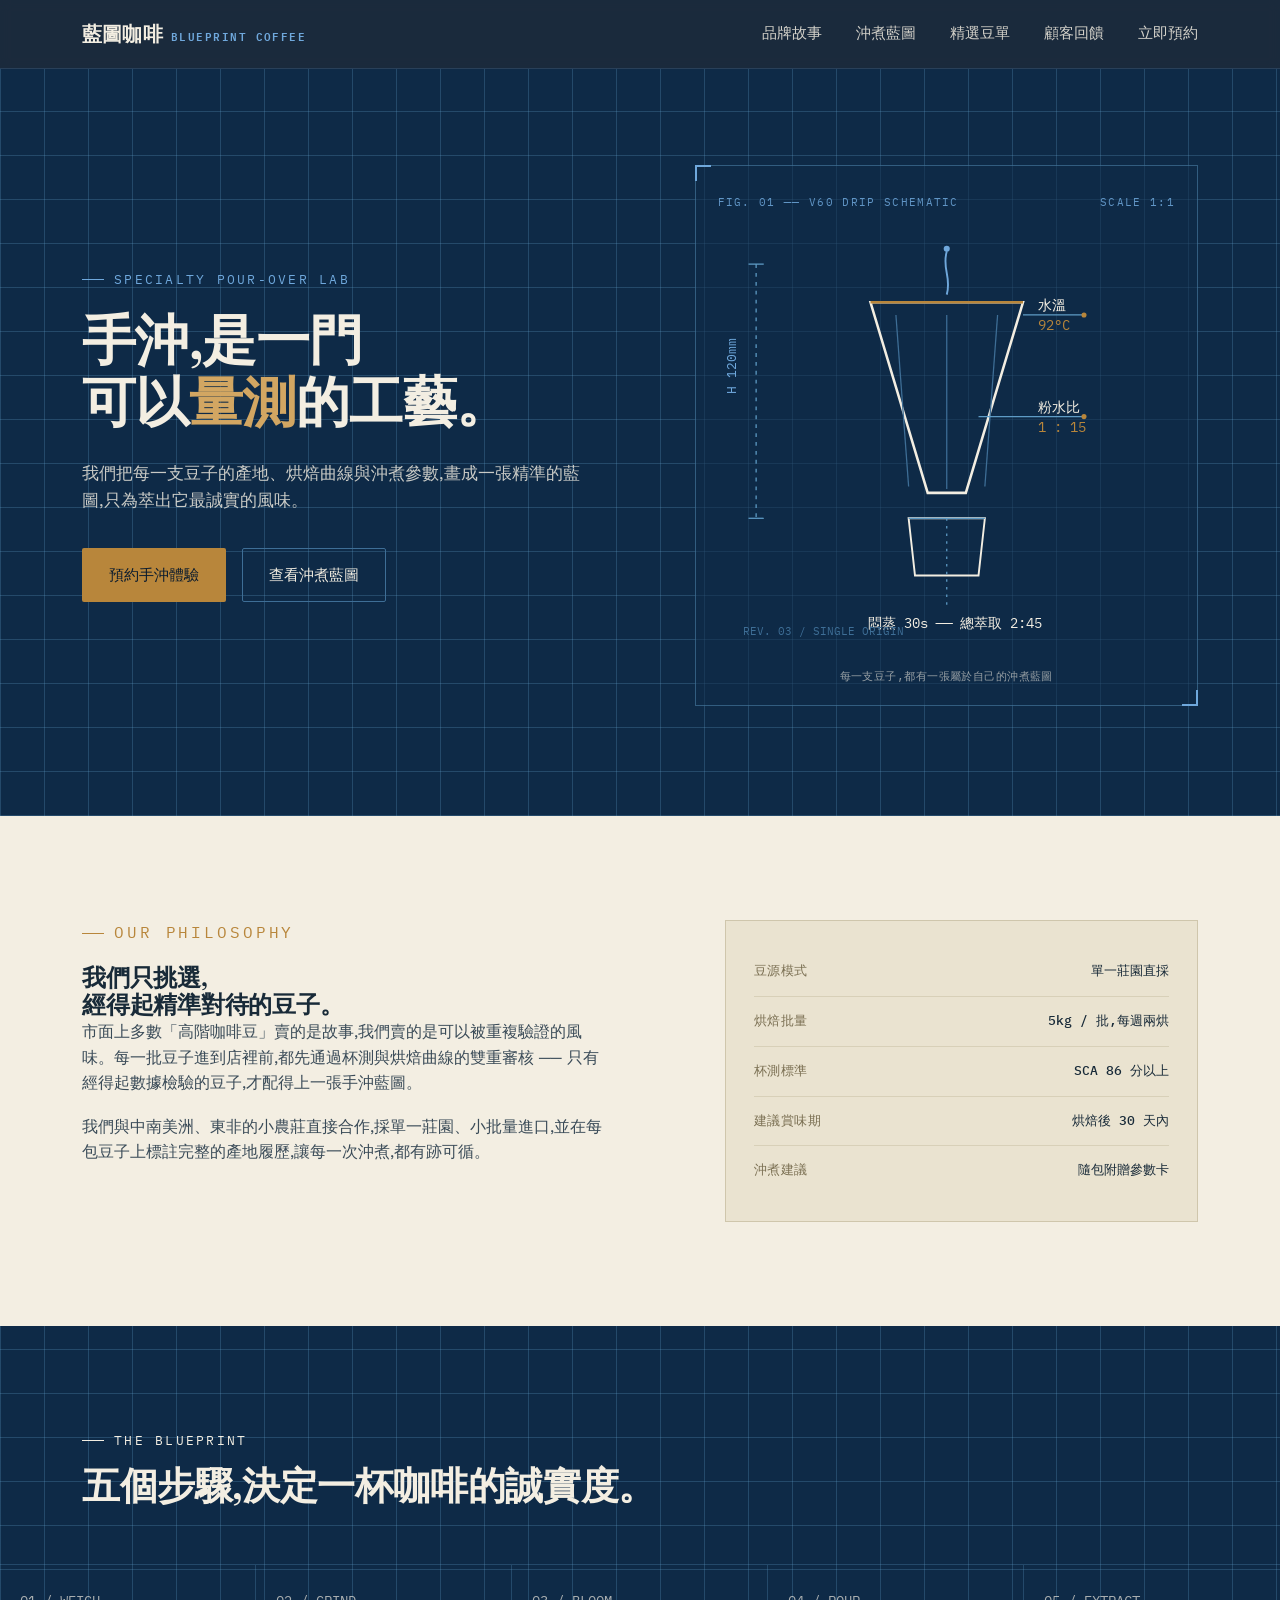
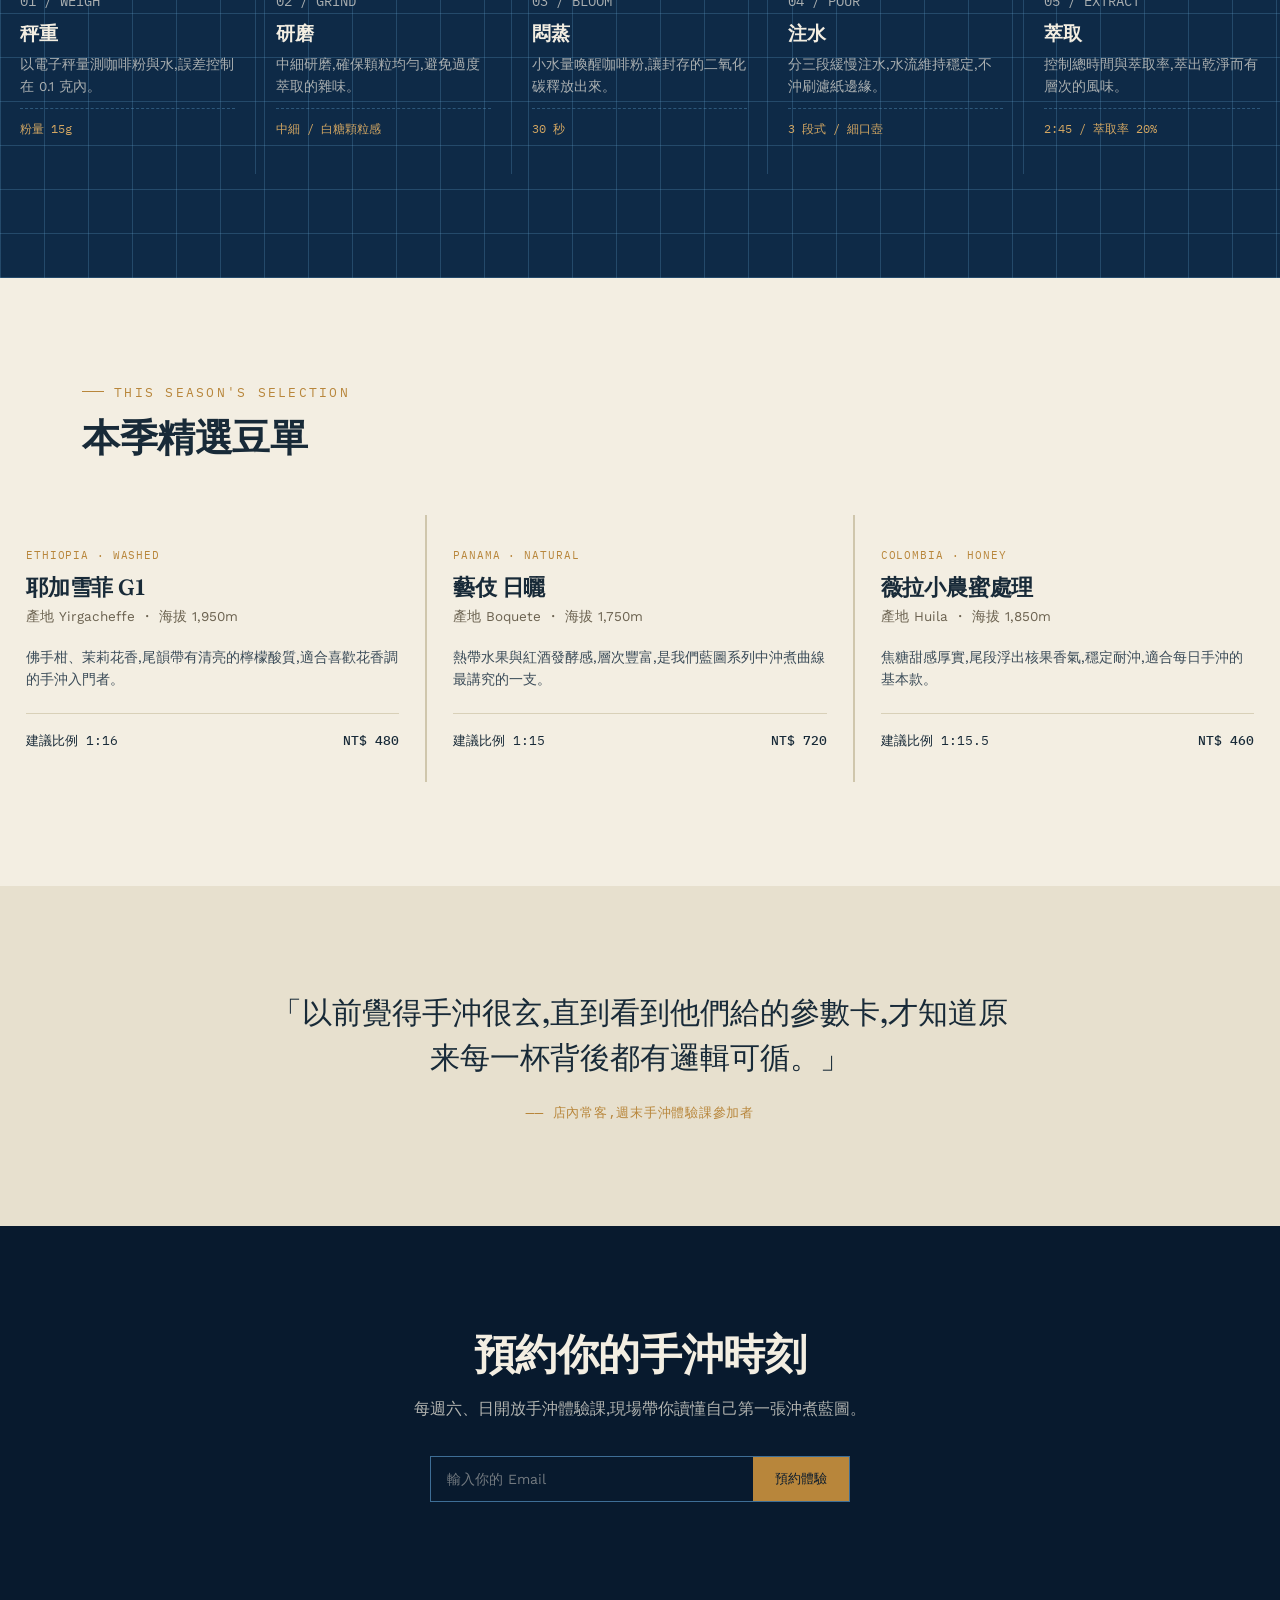
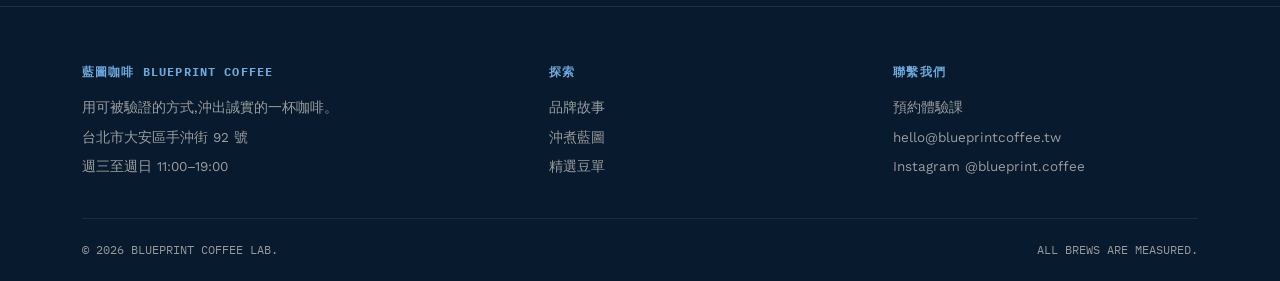
<file: docs/index.html>
<!DOCTYPE html>
<html lang="zh-Hant">
<head>
<meta charset="UTF-8">
<meta name="viewport" content="width=device-width, initial-scale=1.0">
<title>藍圖咖啡 Blueprint Coffee ── 精準手沖,誠實風味</title>
<link rel="preconnect" href="https://fonts.googleapis.com">
<link rel="preconnect" href="https://fonts.gstatic.com" crossorigin>
<link href="https://fonts.googleapis.com/css2?family=Fraunces:opsz,wght@9..144,400;9..144,500;9..144,600;9..144,700&family=Work+Sans:wght@300;400;500;600&family=IBM+Plex+Mono:wght@400;500&display=swap" rel="stylesheet">
<style>
  :root{
    --ink-black:#081A2E;
    --blueprint:#0E2A47;
    --blueprint-line:#3E6E96;
    --blueprint-line-soft:rgba(94,155,197,0.28);
    --paper:#F3EEE2;
    --paper-dim:#E7E0CE;
    --brass:#B8863B;
    --brass-light:#D2A662;
    --sky:#6FA8DC;
    --ink-on-paper:#182A38;
    --max-w:1180px;
  }

  *{margin:0;padding:0;box-sizing:border-box;}
  html{scroll-behavior:smooth;}
  body{
    font-family:'Work Sans', sans-serif;
    background:var(--paper);
    color:var(--ink-on-paper);
    line-height:1.6;
    -webkit-font-smoothing:antialiased;
  }
  a{color:inherit;text-decoration:none;}
  img,svg{display:block;max-width:100%;}
  .container{max-width:var(--max-w);margin:0 auto;padding:0 32px;}
  .eyebrow{
    font-family:'IBM Plex Mono', monospace;
    font-size:12.5px;
    letter-spacing:0.18em;
    text-transform:uppercase;
    display:flex;
    align-items:center;
    gap:10px;
  }
  .eyebrow::before{
    content:"";
    width:22px;height:1px;
    background:currentColor;
    display:inline-block;
  }
  h1,h2,h3{
    font-family:'Fraunces', serif;
    font-weight:600;
    line-height:1.15;
    letter-spacing:-0.01em;
  }
  .btn{
    display:inline-flex;
    align-items:center;
    gap:10px;
    padding:14px 26px;
    border-radius:2px;
    font-family:'Work Sans', sans-serif;
    font-size:15px;
    font-weight:500;
    border:1px solid transparent;
    cursor:pointer;
    transition:transform .25s ease, background .25s ease, border-color .25s ease, color .25s ease;
  }
  .btn:focus-visible{outline:2px solid var(--sky);outline-offset:3px;}
  .btn-primary{background:var(--brass);color:var(--ink-black);}
  .btn-primary:hover{background:var(--brass-light);transform:translateY(-1px);}
  .btn-ghost{border-color:var(--blueprint-line);color:var(--paper);}
  .btn-ghost:hover{border-color:var(--sky);color:var(--sky);}
  .btn-ghost.on-paper{border-color:var(--ink-on-paper);color:var(--ink-on-paper);}
  .btn-ghost.on-paper:hover{border-color:var(--brass);color:var(--brass);}

  /* ---------- NAV ---------- */
  header{
    position:sticky;top:0;z-index:50;
    background:rgba(8,26,46,0.92);
    backdrop-filter:blur(6px);
    border-bottom:1px solid rgba(94,155,197,0.2);
  }
  nav{
    max-width:var(--max-w);margin:0 auto;padding:18px 32px;
    display:flex;align-items:center;justify-content:space-between;
    color:var(--paper);
  }
  .logo{
    font-family:'Fraunces', serif;
    font-size:20px;font-weight:600;letter-spacing:0.01em;
    color:var(--paper);display:flex;align-items:baseline;gap:8px;
  }
  .logo span{
    font-family:'IBM Plex Mono', monospace;
    font-size:10.5px;letter-spacing:0.14em;color:var(--sky);
  }
  .nav-links{display:flex;gap:34px;font-size:14.5px;}
  .nav-links a{opacity:0.85;transition:opacity .2s;}
  .nav-links a:hover{opacity:1;color:var(--sky);}
  .nav-toggle{display:none;background:none;border:none;color:var(--paper);font-size:24px;cursor:pointer;}

  @media (max-width:860px){
    .nav-links{
      position:absolute;top:100%;left:0;right:0;
      background:var(--ink-black);
      flex-direction:column;gap:0;
      max-height:0;overflow:hidden;
      transition:max-height .3s ease;
    }
    .nav-links.open{max-height:320px;}
    .nav-links a{padding:16px 32px;border-top:1px solid rgba(94,155,197,0.15);}
    .nav-toggle{display:block;}
  }

  /* ---------- HERO ---------- */
  .hero{
    background:
      repeating-linear-gradient(0deg, var(--blueprint-line-soft) 0, var(--blueprint-line-soft) 1px, transparent 1px, transparent 44px),
      repeating-linear-gradient(90deg, var(--blueprint-line-soft) 0, var(--blueprint-line-soft) 1px, transparent 1px, transparent 44px),
      var(--blueprint);
    color:var(--paper);
    padding:96px 0 110px;
    position:relative;
    overflow:hidden;
  }
  .hero-grid{
    max-width:var(--max-w);margin:0 auto;padding:0 32px;
    display:grid;grid-template-columns:1.05fr 0.95fr;gap:56px;align-items:center;
  }
  .hero h1{font-size:clamp(34px,4.6vw,54px);margin:20px 0 26px;color:var(--paper);}
  .hero h1 em{font-style:normal;color:var(--brass-light);}
  .hero p.lede{font-size:17px;max-width:46ch;color:rgba(243,238,226,0.82);margin-bottom:34px;}
  .hero-cta{display:flex;gap:16px;flex-wrap:wrap;}
  .hero-eyebrow{color:var(--sky);margin-bottom:6px;}

  .blueprint-plate{
    position:relative;
    border:1px solid rgba(94,155,197,0.45);
    background:rgba(15,42,71,0.55);
    padding:28px 22px 20px;
  }
  .blueprint-plate::before,.blueprint-plate::after,
  .plate-corner-tl,.plate-corner-br{
    content:"";position:absolute;width:14px;height:14px;
    border-color:var(--sky);
  }
  .blueprint-plate::before{top:-1px;left:-1px;border-top:2px solid var(--sky);border-left:2px solid var(--sky);}
  .blueprint-plate::after{bottom:-1px;right:-1px;border-bottom:2px solid var(--sky);border-right:2px solid var(--sky);}
  .plate-label{
    font-family:'IBM Plex Mono', monospace;font-size:11px;letter-spacing:0.12em;
    color:var(--sky);display:flex;justify-content:space-between;margin-bottom:14px;opacity:0.85;
  }
  .plate-caption{
    font-family:'IBM Plex Mono', monospace;font-size:11px;color:rgba(243,238,226,0.6);
    text-align:center;margin-top:10px;letter-spacing:0.04em;
  }

  @media (max-width:900px){
    .hero-grid{grid-template-columns:1fr;}
    .hero{padding:64px 0 76px;}
  }

  /* ---------- SECTION SHARED ---------- */
  section{padding:104px 0;}
  .section-head{max-width:640px;margin-bottom:56px;}
  .section-head h2{font-size:clamp(26px,3.2vw,38px);margin-top:14px;}
  .on-dark{background:var(--ink-black);color:var(--paper);}
  .on-dark .eyebrow{color:var(--sky);}
  .on-paper .eyebrow{color:var(--brass);}

  /* ---------- ABOUT / SPEC SHEET ---------- */
  .about-grid{display:grid;grid-template-columns:1.1fr 0.9fr;gap:64px;align-items:start;}
  .about-grid p{font-size:16px;color:#3a4b58;max-width:52ch;margin-bottom:18px;}
  .spec-sheet{border:1px solid #cfc6ac;background:#EAE3D0;padding:26px 28px;}
  .spec-row{
    display:flex;justify-content:space-between;gap:20px;
    padding:14px 0;border-bottom:1px solid #d8d0b8;
    font-family:'IBM Plex Mono', monospace;font-size:13px;
  }
  .spec-row:last-child{border-bottom:none;}
  .spec-row dt{color:#7a6f52;letter-spacing:0.04em;}
  .spec-row dd{font-weight:500;color:var(--ink-on-paper);text-align:right;}

  @media (max-width:860px){ .about-grid{grid-template-columns:1fr;} }

  /* ---------- PROCESS BLUEPRINT ---------- */
  .process{
    background:
      repeating-linear-gradient(0deg, var(--blueprint-line-soft) 0, var(--blueprint-line-soft) 1px, transparent 1px, transparent 44px),
      repeating-linear-gradient(90deg, var(--blueprint-line-soft) 0, var(--blueprint-line-soft) 1px, transparent 1px, transparent 44px),
      var(--blueprint);
    color:var(--paper);
  }
  .steps{
    display:grid;grid-template-columns:repeat(5,1fr);gap:0;
    border-top:1px solid var(--blueprint-line-soft);
  }
  .step{
    padding:26px 20px;border-right:1px solid var(--blueprint-line-soft);position:relative;
  }
  .step:last-child{border-right:none;}
  .step-index{font-family:'IBM Plex Mono', monospace;font-size:12px;color:var(--sky);margin-bottom:14px;}
  .step h3{font-size:19px;color:var(--paper);margin-bottom:10px;font-weight:600;}
  .step p{font-size:13.5px;color:rgba(243,238,226,0.68);margin-bottom:10px;}
  .step .metric{
    font-family:'IBM Plex Mono', monospace;font-size:12px;color:var(--brass-light);
    border-top:1px dashed rgba(94,155,197,0.4);padding-top:10px;
  }
  @media (max-width:960px){
    .steps{grid-template-columns:1fr 1fr;}
    .step{border-right:1px solid var(--blueprint-line-soft);border-bottom:1px solid var(--blueprint-line-soft);}
    .step:nth-child(2n){border-right:none;}
  }
  @media (max-width:560px){
    .steps{grid-template-columns:1fr;}
    .step{border-right:none;}
  }

  /* ---------- BEANS ---------- */
  .bean-grid{display:grid;grid-template-columns:repeat(3,1fr);gap:2px;background:#cfc6ac;}
  .bean-card{
    background:var(--paper);padding:32px 26px;position:relative;
    display:flex;flex-direction:column;height:100%;
  }
  .bean-tag{
    font-family:'IBM Plex Mono', monospace;font-size:11px;color:var(--brass);
    letter-spacing:0.08em;margin-bottom:10px;
  }
  .bean-card h3{font-size:22px;margin-bottom:6px;}
  .bean-origin{font-size:13.5px;color:#6b6250;margin-bottom:18px;}
  .bean-notes{font-size:14px;color:#3a4b58;margin-bottom:22px;flex-grow:1;}
  .bean-meta{
    display:flex;justify-content:space-between;align-items:center;
    border-top:1px solid #d8d0b8;padding-top:16px;
    font-family:'IBM Plex Mono', monospace;font-size:12.5px;
  }
  .bean-price{color:var(--ink-on-paper);font-weight:500;}
  @media (max-width:900px){ .bean-grid{grid-template-columns:1fr 1fr;} }
  @media (max-width:600px){ .bean-grid{grid-template-columns:1fr;} }

  /* ---------- QUOTE ---------- */
  .quote-section{background:var(--paper-dim);}
  .quote-wrap{max-width:760px;margin:0 auto;text-align:center;}
  blockquote{
    font-family:'Fraunces', serif;font-size:clamp(22px,2.6vw,30px);
    font-weight:500;line-height:1.5;color:var(--ink-on-paper);margin-bottom:22px;
  }
  .quote-attr{font-family:'IBM Plex Mono', monospace;font-size:12.5px;color:var(--brass);letter-spacing:0.06em;}

  /* ---------- CTA / FOOTER ---------- */
  .cta-section{background:var(--ink-black);color:var(--paper);text-align:center;}
  .cta-section h2{font-size:clamp(28px,3.6vw,42px);margin-bottom:18px;}
  .cta-section p{color:rgba(243,238,226,0.72);max-width:48ch;margin:0 auto 34px;}
  .cta-form{
    display:flex;max-width:420px;margin:0 auto;gap:0;border:1px solid var(--blueprint-line);
  }
  .cta-form input{
    flex:1;background:transparent;border:none;padding:14px 16px;
    color:var(--paper);font-family:'Work Sans', sans-serif;font-size:14px;
  }
  .cta-form input::placeholder{color:rgba(243,238,226,0.45);}
  .cta-form input:focus{outline:none;}
  .cta-form button{
    background:var(--brass);color:var(--ink-black);border:none;
    padding:0 22px;font-weight:500;cursor:pointer;font-family:'Work Sans', sans-serif;
    transition:background .2s;
  }
  .cta-form button:hover{background:var(--brass-light);}

  footer{background:var(--ink-black);border-top:1px solid rgba(94,155,197,0.18);color:rgba(243,238,226,0.6);}
  .footer-grid{
    display:grid;grid-template-columns:1.4fr 1fr 1fr;gap:40px;padding:56px 0 32px;
    font-size:13.5px;
  }
  .footer-grid h4{
    font-family:'IBM Plex Mono', monospace;font-size:11.5px;letter-spacing:0.1em;
    color:var(--sky);margin-bottom:16px;text-transform:uppercase;
  }
  .footer-grid p, .footer-grid a{display:block;margin-bottom:8px;color:rgba(243,238,226,0.62);}
  .footer-grid a:hover{color:var(--paper);}
  .footer-bottom{
    border-top:1px solid rgba(94,155,197,0.15);padding:22px 0;
    font-family:'IBM Plex Mono', monospace;font-size:11.5px;
    display:flex;justify-content:space-between;flex-wrap:wrap;gap:10px;
  }
  @media (max-width:700px){ .footer-grid{grid-template-columns:1fr;} }

  /* ---------- REVEAL ---------- */
  .reveal{opacity:0;transform:translateY(18px);transition:opacity .7s ease, transform .7s ease;}
  .reveal.in{opacity:1;transform:translateY(0);}
  @media (prefers-reduced-motion: reduce){
    .reveal{opacity:1;transform:none;transition:none;}
    html{scroll-behavior:auto;}
  }
</style>
</head>
<body>

<header>
  <nav>
    <a href="#top" class="logo">藍圖咖啡<span>BLUEPRINT COFFEE</span></a>
    <button class="nav-toggle" id="navToggle" aria-label="開啟選單" aria-expanded="false">☰</button>
    <div class="nav-links" id="navLinks">
      <a href="#about">品牌故事</a>
      <a href="#process">沖煮藍圖</a>
      <a href="#beans">精選豆單</a>
      <a href="#quote">顧客回饋</a>
      <a href="#cta">立即預約</a>
    </div>
  </nav>
</header>

<section class="hero" id="top">
  <div class="hero-grid">
    <div>
      <p class="eyebrow hero-eyebrow">SPECIALTY POUR-OVER LAB</p>
      <h1>手沖,是一門<br>可以<em>量測</em>的工藝。</h1>
      <p class="lede">我們把每一支豆子的產地、烘焙曲線與沖煮參數,畫成一張精準的藍圖,只為萃出它最誠實的風味。</p>
      <div class="hero-cta">
        <a href="#cta" class="btn btn-primary">預約手沖體驗</a>
        <a href="#process" class="btn btn-ghost">查看沖煮藍圖</a>
      </div>
    </div>

    <div class="blueprint-plate reveal">
      <div class="plate-label"><span>FIG. 01 ── V60 DRIP SCHEMATIC</span><span>SCALE 1:1</span></div>
      <svg viewBox="0 0 360 340" xmlns="http://www.w3.org/2000/svg" role="img" aria-label="V60 手沖濾杯示意圖,標註水溫、粉水比、悶蒸與總萃取時間">
        <!-- dimension lines -->
        <line x1="30" y1="30" x2="30" y2="230" stroke="#5E9BC5" stroke-width="1" stroke-dasharray="3 4"/>
        <line x1="24" y1="30" x2="36" y2="30" stroke="#5E9BC5" stroke-width="1"/>
        <line x1="24" y1="230" x2="36" y2="230" stroke="#5E9BC5" stroke-width="1"/>
        <text x="14" y="132" fill="#6FA8DC" font-size="10" font-family="IBM Plex Mono, monospace" transform="rotate(-90 14 132)">H 120mm</text>

        <!-- dripper cone -->
        <path d="M120 60 L240 60 L195 210 L165 210 Z" fill="none" stroke="#F3EEE2" stroke-width="2"/>
        <path d="M120 60 L240 60" stroke="#B8863B" stroke-width="2"/>
        <!-- ribs -->
        <line x1="140" y1="70" x2="150" y2="205" stroke="#3E6E96" stroke-width="1"/>
        <line x1="180" y1="70" x2="180" y2="207" stroke="#3E6E96" stroke-width="1"/>
        <line x1="220" y1="70" x2="210" y2="205" stroke="#3E6E96" stroke-width="1"/>

        <!-- server -->
        <path d="M150 230 L210 230 L205 275 L155 275 Z" fill="none" stroke="#F3EEE2" stroke-width="1.5"/>
        <line x1="150" y1="230" x2="210" y2="230" stroke="#5E9BC5" stroke-width="1"/>

        <!-- pour line + droplets -->
        <path d="M180 20 C176 34, 184 40, 180 54" stroke="#6FA8DC" stroke-width="1.5" fill="none"/>
        <circle cx="180" cy="18" r="2.4" fill="#6FA8DC"/>

        <!-- annotation callouts -->
        <line x1="240" y1="70" x2="288" y2="70" stroke="#5E9BC5" stroke-width="1"/>
        <circle cx="288" cy="70" r="2" fill="#B8863B"/>
        <text x="252" y="66" fill="#F3EEE2" font-size="11" font-family="IBM Plex Mono, monospace">水溫</text>
        <text x="252" y="82" fill="#B8863B" font-size="11" font-family="IBM Plex Mono, monospace">92°C</text>

        <line x1="205" y1="150" x2="288" y2="150" stroke="#5E9BC5" stroke-width="1"/>
        <circle cx="288" cy="150" r="2" fill="#B8863B"/>
        <text x="252" y="146" fill="#F3EEE2" font-size="11" font-family="IBM Plex Mono, monospace">粉水比</text>
        <text x="252" y="162" fill="#B8863B" font-size="11" font-family="IBM Plex Mono, monospace">1 : 15</text>

        <line x1="180" y1="230" x2="180" y2="300" stroke="#5E9BC5" stroke-width="1" stroke-dasharray="2 4"/>
        <text x="118" y="316" fill="#F3EEE2" font-size="11" font-family="IBM Plex Mono, monospace">悶蒸 30s ── 總萃取 2:45</text>

        <!-- corner tick -->
        <text x="20" y="322" fill="#3E6E96" font-size="9" font-family="IBM Plex Mono, monospace">REV. 03 / SINGLE ORIGIN</text>
      </svg>
      <p class="plate-caption">每一支豆子,都有一張屬於自己的沖煮藍圖</p>
    </div>
  </div>
</section>

<section class="on-paper" id="about">
  <div class="container">
    <div class="about-grid">
      <div class="reveal">
        <p class="eyebrow">OUR PHILOSOPHY</p>
        <h2>我們只挑選,<br>經得起精準對待的豆子。</h2>
        <p>市面上多數「高階咖啡豆」賣的是故事,我們賣的是可以被重複驗證的風味。每一批豆子進到店裡前,都先通過杯測與烘焙曲線的雙重審核 ── 只有經得起數據檢驗的豆子,才配得上一張手沖藍圖。</p>
        <p>我們與中南美洲、東非的小農莊直接合作,採單一莊園、小批量進口,並在每包豆子上標註完整的產地履歷,讓每一次沖煮,都有跡可循。</p>
      </div>
      <dl class="spec-sheet reveal">
        <div class="spec-row"><dt>豆源模式</dt><dd>單一莊園直採</dd></div>
        <div class="spec-row"><dt>烘焙批量</dt><dd>5kg / 批,每週兩烘</dd></div>
        <div class="spec-row"><dt>杯測標準</dt><dd>SCA 86 分以上</dd></div>
        <div class="spec-row"><dt>建議賞味期</dt><dd>烘焙後 30 天內</dd></div>
        <div class="spec-row"><dt>沖煮建議</dt><dd>隨包附贈參數卡</dd></div>
      </dl>
    </div>
  </div>
</section>

<section class="process" id="process">
  <div class="container">
    <div class="section-head reveal">
      <p class="eyebrow">THE BLUEPRINT</p>
      <h2>五個步驟,決定一杯咖啡的誠實度。</h2>
    </div>
  </div>
  <div class="steps reveal">
    <div class="step">
      <p class="step-index">01 / WEIGH</p>
      <h3>秤重</h3>
      <p>以電子秤量測咖啡粉與水,誤差控制在 0.1 克內。</p>
      <p class="metric">粉量 15g</p>
    </div>
    <div class="step">
      <p class="step-index">02 / GRIND</p>
      <h3>研磨</h3>
      <p>中細研磨,確保顆粒均勻,避免過度萃取的雜味。</p>
      <p class="metric">中細 / 白糖顆粒感</p>
    </div>
    <div class="step">
      <p class="step-index">03 / BLOOM</p>
      <h3>悶蒸</h3>
      <p>小水量喚醒咖啡粉,讓封存的二氧化碳釋放出來。</p>
      <p class="metric">30 秒</p>
    </div>
    <div class="step">
      <p class="step-index">04 / POUR</p>
      <h3>注水</h3>
      <p>分三段緩慢注水,水流維持穩定,不沖刷濾紙邊緣。</p>
      <p class="metric">3 段式 / 細口壺</p>
    </div>
    <div class="step">
      <p class="step-index">05 / EXTRACT</p>
      <h3>萃取</h3>
      <p>控制總時間與萃取率,萃出乾淨而有層次的風味。</p>
      <p class="metric">2:45 / 萃取率 20%</p>
    </div>
  </div>
</section>

<section class="on-paper" id="beans">
  <div class="container">
    <div class="section-head reveal">
      <p class="eyebrow">THIS SEASON'S SELECTION</p>
      <h2>本季精選豆單</h2>
    </div>
  </div>
  <div class="bean-grid reveal">
    <div class="bean-card">
      <p class="bean-tag">ETHIOPIA · WASHED</p>
      <h3>耶加雪菲 G1</h3>
      <p class="bean-origin">產地 Yirgacheffe ・ 海拔 1,950m</p>
      <p class="bean-notes">佛手柑、茉莉花香,尾韻帶有清亮的檸檬酸質,適合喜歡花香調的手沖入門者。</p>
      <div class="bean-meta"><span>建議比例 1:16</span><span class="bean-price">NT$ 480</span></div>
    </div>
    <div class="bean-card">
      <p class="bean-tag">PANAMA · NATURAL</p>
      <h3>藝伎 日曬</h3>
      <p class="bean-origin">產地 Boquete ・ 海拔 1,750m</p>
      <p class="bean-notes">熱帶水果與紅酒發酵感,層次豐富,是我們藍圖系列中沖煮曲線最講究的一支。</p>
      <div class="bean-meta"><span>建議比例 1:15</span><span class="bean-price">NT$ 720</span></div>
    </div>
    <div class="bean-card">
      <p class="bean-tag">COLOMBIA · HONEY</p>
      <h3>薇拉小農蜜處理</h3>
      <p class="bean-origin">產地 Huila ・ 海拔 1,850m</p>
      <p class="bean-notes">焦糖甜感厚實,尾段浮出核果香氣,穩定耐沖,適合每日手沖的基本款。</p>
      <div class="bean-meta"><span>建議比例 1:15.5</span><span class="bean-price">NT$ 460</span></div>
    </div>
  </div>
</section>

<section class="quote-section" id="quote">
  <div class="container">
    <div class="quote-wrap reveal">
      <blockquote>「以前覺得手沖很玄,直到看到他們給的參數卡,才知道原来每一杯背後都有邏輯可循。」</blockquote>
      <p class="quote-attr">── 店內常客,週末手沖體驗課參加者</p>
    </div>
  </div>
</section>

<section class="cta-section" id="cta">
  <div class="container">
    <h2 class="reveal">預約你的手沖時刻</h2>
    <p class="reveal">每週六、日開放手沖體驗課,現場帶你讀懂自己第一張沖煮藍圖。</p>
    <form class="cta-form reveal" onsubmit="event.preventDefault(); this.querySelector('button').textContent='已收到,我們會盡快聯繫';">
      <input type="email" placeholder="輸入你的 Email" required aria-label="Email">
      <button type="submit">預約體驗</button>
    </form>
  </div>
</section>

<footer>
  <div class="container">
    <div class="footer-grid">
      <div>
        <h4>藍圖咖啡 BLUEPRINT COFFEE</h4>
        <p>用可被驗證的方式,沖出誠實的一杯咖啡。</p>
        <p>台北市大安區手沖街 92 號</p>
        <p>週三至週日 11:00–19:00</p>
      </div>
      <div>
        <h4>探索</h4>
        <a href="#about">品牌故事</a>
        <a href="#process">沖煮藍圖</a>
        <a href="#beans">精選豆單</a>
      </div>
      <div>
        <h4>聯繫我們</h4>
        <a href="#cta">預約體驗課</a>
        <a href="mailto:hello@blueprintcoffee.tw">hello@blueprintcoffee.tw</a>
        <a href="#top">Instagram @blueprint.coffee</a>
      </div>
    </div>
    <div class="footer-bottom">
      <span>© 2026 BLUEPRINT COFFEE LAB.</span>
      <span>ALL BREWS ARE MEASURED.</span>
    </div>
  </div>
</footer>

<script>
  // mobile nav toggle
  const navToggle = document.getElementById('navToggle');
  const navLinks = document.getElementById('navLinks');
  navToggle.addEventListener('click', () => {
    const isOpen = navLinks.classList.toggle('open');
    navToggle.setAttribute('aria-expanded', isOpen);
  });
  navLinks.querySelectorAll('a').forEach(a => a.addEventListener('click', () => {
    navLinks.classList.remove('open');
    navToggle.setAttribute('aria-expanded', 'false');
  }));

  // scroll reveal
  const prefersReduced = window.matchMedia('(prefers-reduced-motion: reduce)').matches;
  if (!prefersReduced && 'IntersectionObserver' in window) {
    const io = new IntersectionObserver((entries) => {
      entries.forEach(entry => {
        if (entry.isIntersecting) {
          entry.target.classList.add('in');
          io.unobserve(entry.target);
        }
      });
    }, { threshold: 0.15 });
    document.querySelectorAll('.reveal').forEach(el => io.observe(el));
  } else {
    document.querySelectorAll('.reveal').forEach(el => el.classList.add('in'));
  }
</script>

</body>
</html>
</file>
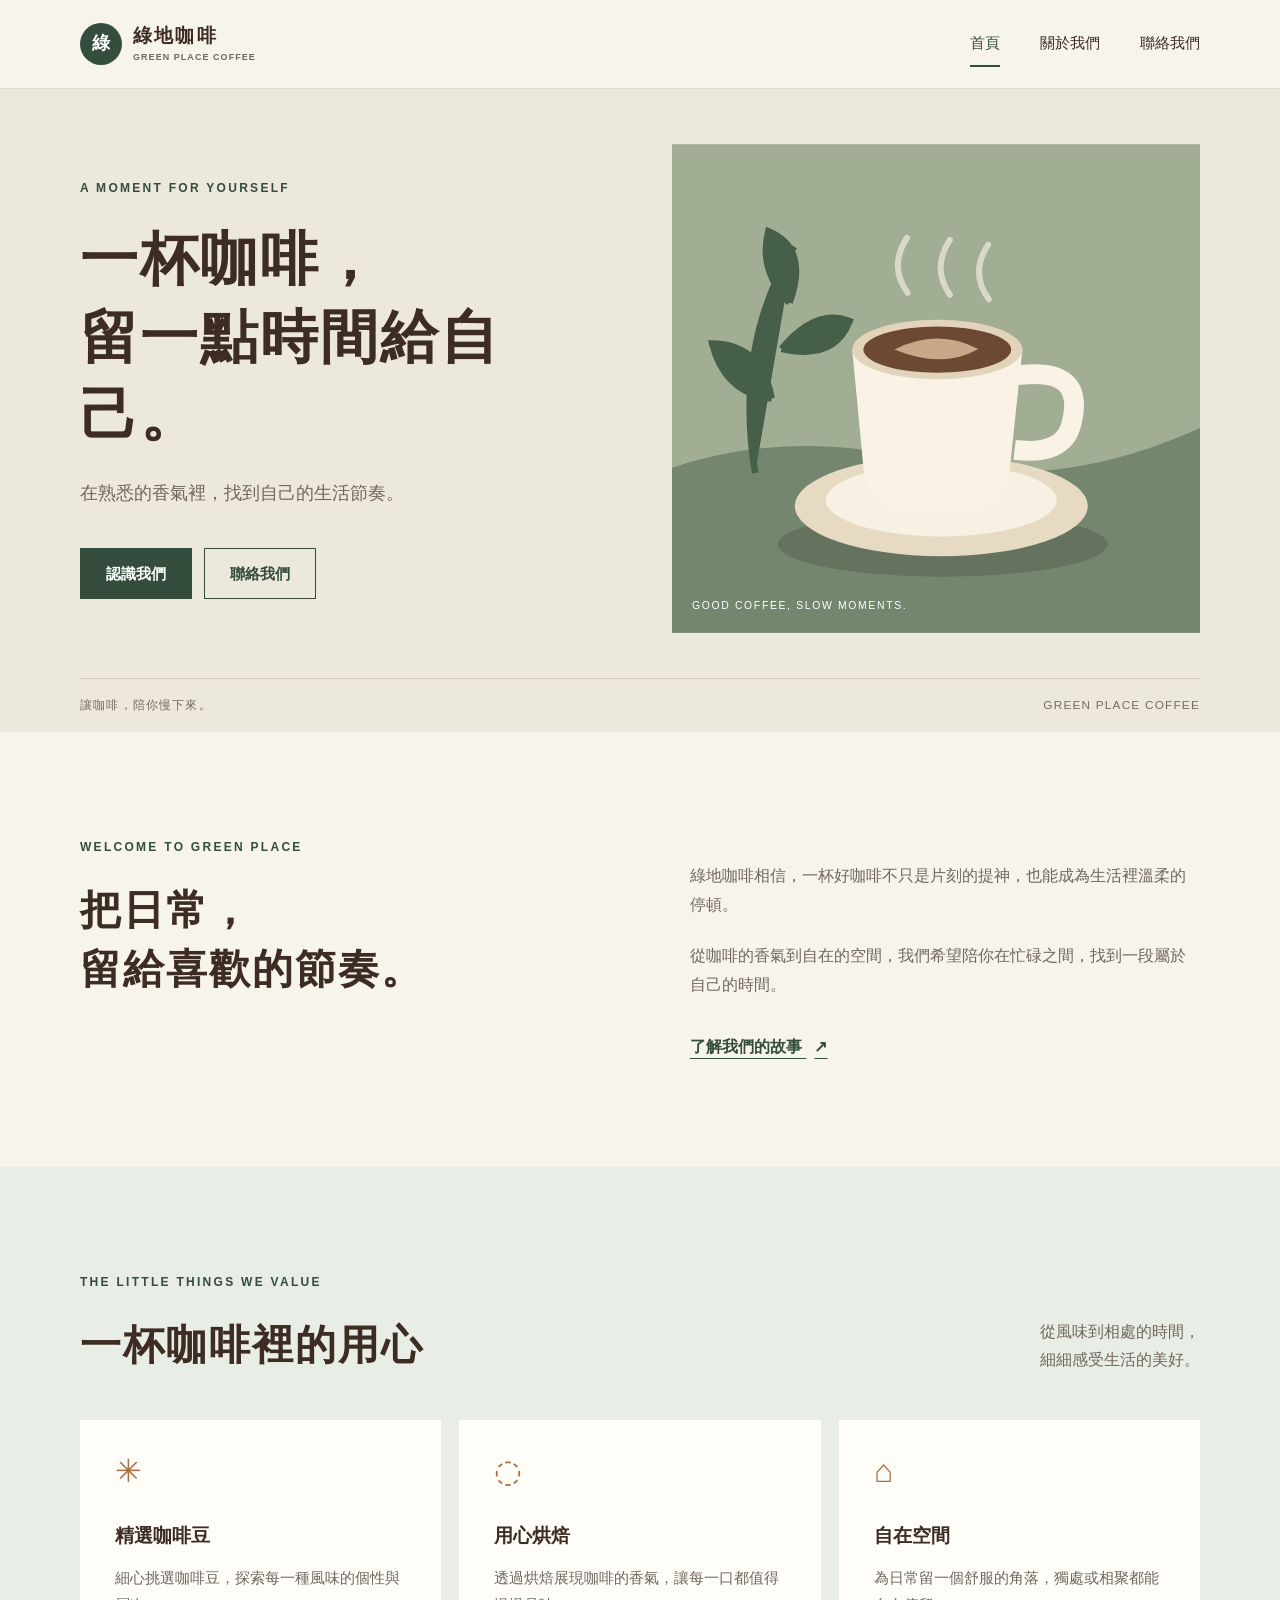
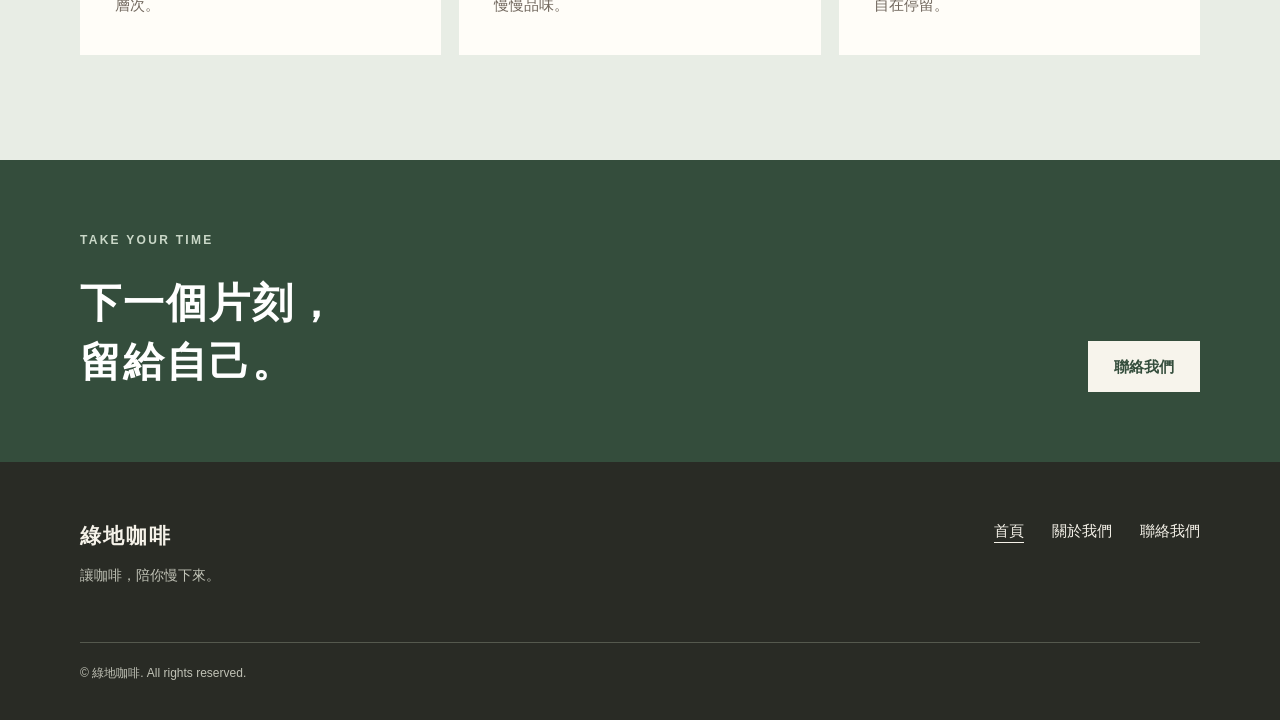
<file: pages/index.html>
﻿<!doctype html>
<html lang="zh-Hant"><head><meta charset="utf-8"><meta name="viewport" content="width=device-width, initial-scale=1"><meta name="description" content="綠地咖啡，讓咖啡陪你慢下來。"><title>綠地咖啡｜讓咖啡，陪你慢下來</title><link rel="stylesheet" href="assets/css/site.css"><script src="assets/js/site.js" defer></script></head>
<body><header class="site-header"><div class="wrap header-inner"><a class="brand" href="index.html"><span class="brand-mark">綠</span><span>綠地咖啡<small>GREEN PLACE COFFEE</small></span></a><button class="menu-toggle" type="button" aria-expanded="false" aria-controls="main-nav">選單 <span aria-hidden="true">☰</span></button><nav id="main-nav" class="nav" aria-label="主要導覽"><a href="index.html" aria-current="page">首頁</a><a href="about.html">關於我們</a><a href="contact.html">聯絡我們</a></nav></div></header>
<main><section class="hero"><div class="wrap hero-grid"><div class="hero-copy"><p class="eyebrow">A MOMENT FOR YOURSELF</p><h1>一杯咖啡，<br>留一點時間給自己。</h1><p class="lead">在熟悉的香氣裡，找到自己的生活節奏。</p><div class="actions"><a class="button" href="about.html">認識我們</a><a class="button button-outline" href="contact.html">聯絡我們</a></div></div><div class="hero-image"><img src="assets/images/coffee.svg" alt="一杯咖啡與綠葉的插畫"><span class="image-caption">GOOD COFFEE, SLOW MOMENTS.</span></div></div><div class="hero-bottom wrap"><span>讓咖啡，陪你慢下來。</span><span>GREEN PLACE COFFEE</span></div></section>
<section class="section intro"><div class="wrap split"><div><p class="eyebrow">WELCOME TO GREEN PLACE</p><h2>把日常，<br>留給喜歡的節奏。</h2></div><div class="intro-copy"><p>綠地咖啡相信，一杯好咖啡不只是片刻的提神，也能成為生活裡溫柔的停頓。</p><p>從咖啡的香氣到自在的空間，我們希望陪你在忙碌之間，找到一段屬於自己的時間。</p><a class="text-link" href="about.html">了解我們的故事 <span aria-hidden="true">↗</span></a></div></div></section>
<section class="section features"><div class="wrap"><div class="section-heading"><div><p class="eyebrow">THE LITTLE THINGS WE VALUE</p><h2>一杯咖啡裡的用心</h2></div><p>從風味到相處的時間，<br>細細感受生活的美好。</p></div><div class="feature-grid"><article class="feature"><div class="feature-icon" aria-hidden="true">✳</div><h3>精選咖啡豆</h3><p>細心挑選咖啡豆，探索每一種風味的個性與層次。</p></article><article class="feature"><div class="feature-icon" aria-hidden="true">◌</div><h3>用心烘焙</h3><p>透過烘焙展現咖啡的香氣，讓每一口都值得慢慢品味。</p></article><article class="feature"><div class="feature-icon" aria-hidden="true">⌂</div><h3>自在空間</h3><p>為日常留一個舒服的角落，獨處或相聚都能自在停留。</p></article></div></div></section>
<section class="closing"><div class="wrap closing-inner"><div><p class="eyebrow">TAKE YOUR TIME</p><h2>下一個片刻，<br>留給自己。</h2></div><a class="button button-light" href="contact.html">聯絡我們</a></div></section></main>
<footer class="site-footer"><div class="wrap footer-inner"><div><a class="footer-brand" href="index.html">綠地咖啡</a><p>讓咖啡，陪你慢下來。</p></div><nav aria-label="頁尾導覽"><a href="index.html" aria-current="page">首頁</a><a href="about.html">關於我們</a><a href="contact.html">聯絡我們</a></nav><p class="copyright">© 綠地咖啡. All rights reserved.</p></div></footer></body></html>
</file>
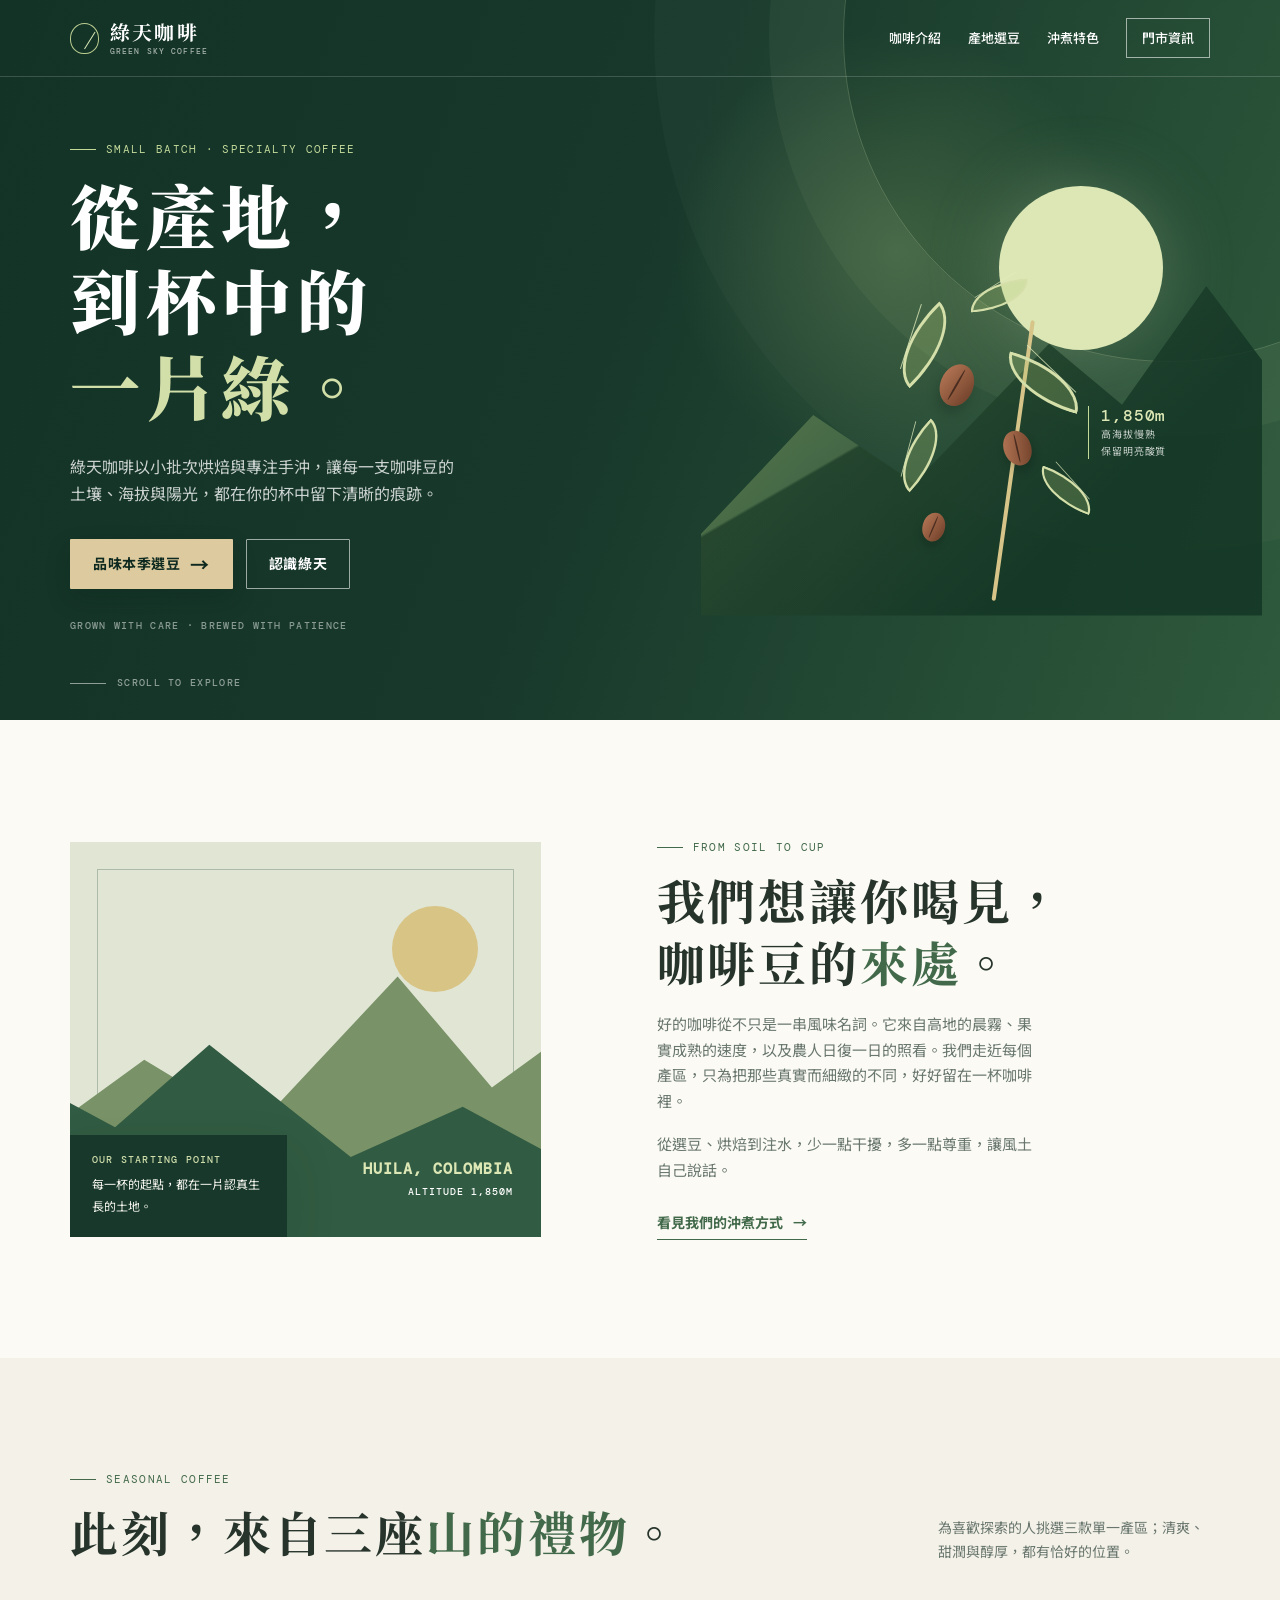
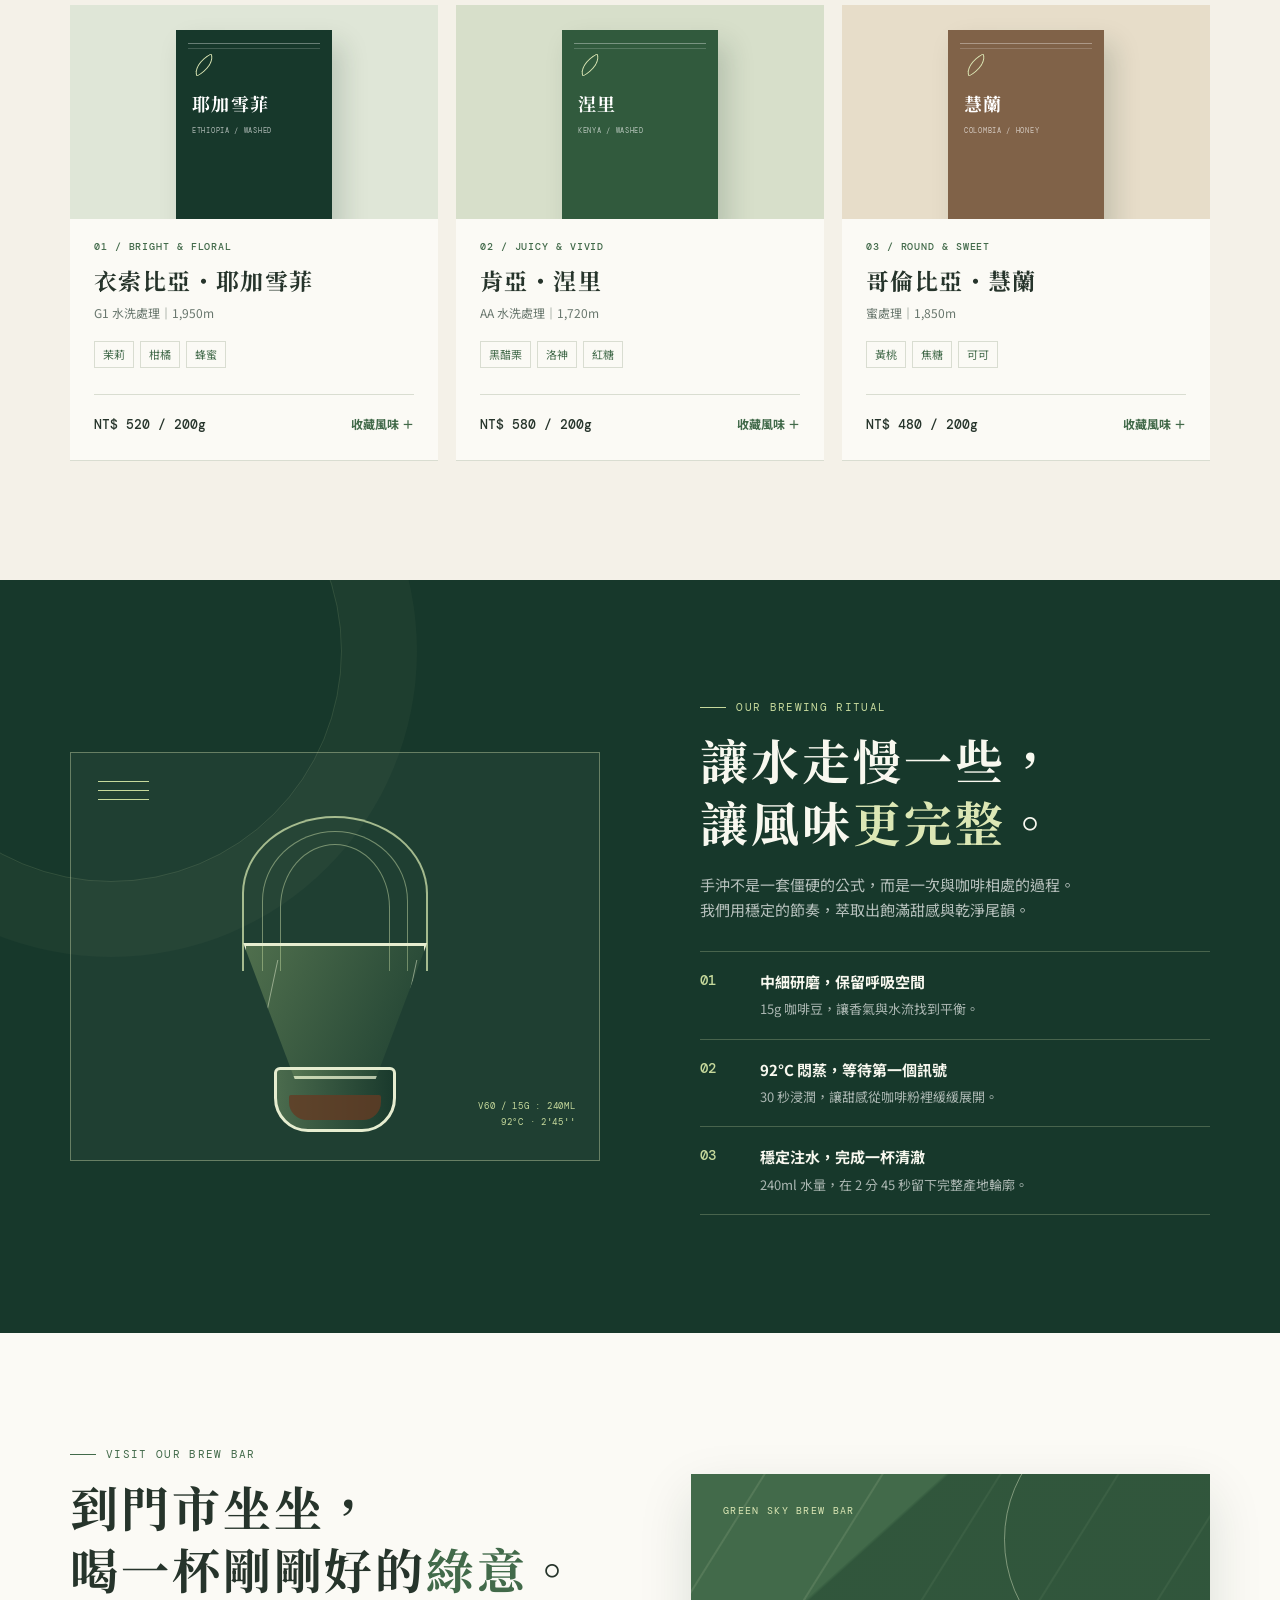
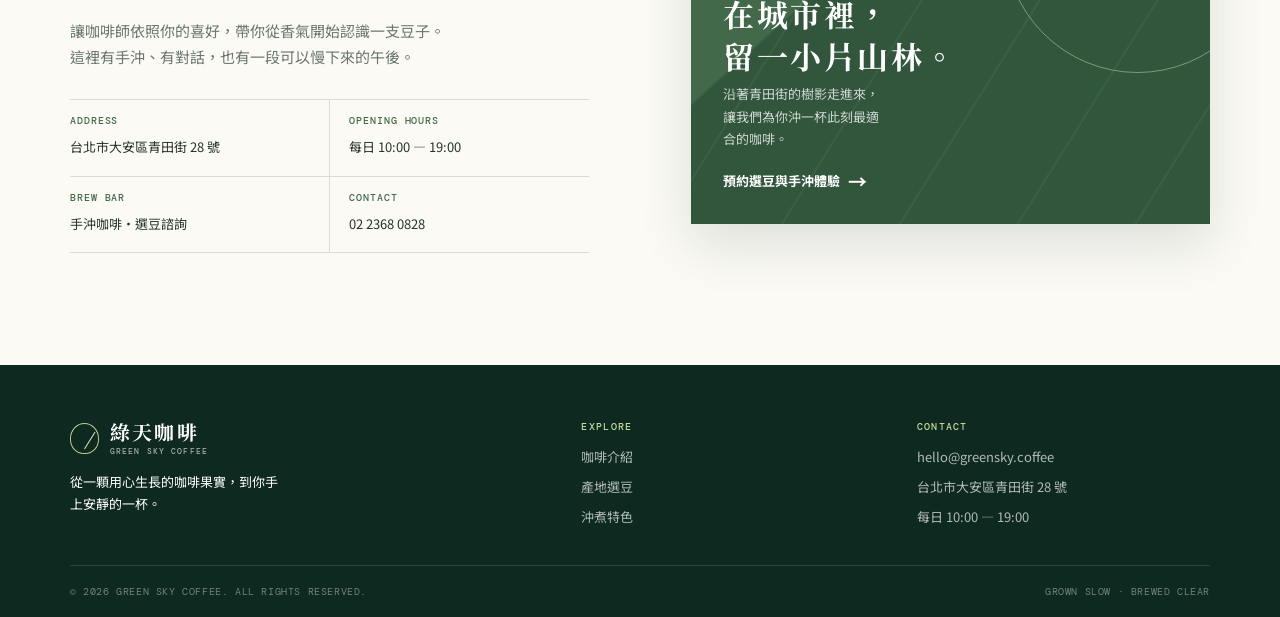
<file: refined/index.html>
<!DOCTYPE html>
<html lang="zh-Hant">
<head>
  <meta charset="UTF-8">
  <meta name="viewport" content="width=device-width, initial-scale=1.0">
  <meta name="description" content="綠天咖啡以小批次烘焙與手沖，讓每一支精品咖啡豆的產地風土清晰抵達杯中。">
  <title>綠天咖啡｜從產地，到杯中的一片綠</title>
  <link rel="preconnect" href="https://fonts.googleapis.com">
  <link rel="preconnect" href="https://fonts.gstatic.com" crossorigin>
  <link href="https://fonts.googleapis.com/css2?family=DM+Mono:wght@400;500&family=Noto+Sans+TC:wght@400;500;600;700&family=Noto+Serif+TC:wght@500;600;700;900&display=swap" rel="stylesheet">
  <style>
    :root {
      --forest: #17382b;
      --deep-forest: #0e291f;
      --moss: #426a4a;
      --leaf: #9aaa72;
      --cream: #f4f1e8;
      --paper: #fbfaf5;
      --oat: #ddca9e;
      --clay: #ad7655;
      --ink: #26342b;
      --muted: #69776e;
      --line: #d9ddd1;
      --shadow: 0 20px 50px rgba(18, 45, 32, .13);
    }

    * { box-sizing: border-box; }
    html { scroll-behavior: smooth; }
    body { margin: 0; background: var(--cream); color: var(--ink); font-family: "Noto Sans TC", sans-serif; line-height: 1.7; -webkit-font-smoothing: antialiased; }
    a { color: inherit; text-decoration: none; }
    button, input { font: inherit; }
    button { cursor: pointer; }
    .container { width: min(1140px, calc(100% - 52px)); margin: 0 auto; }
    .sr-only { position: absolute; width: 1px; height: 1px; overflow: hidden; clip: rect(0,0,0,0); white-space: nowrap; }
    .eyebrow { display: flex; align-items: center; gap: 10px; margin: 0 0 12px; color: var(--moss); font-family: "DM Mono", monospace; font-size: 11px; letter-spacing: .12em; }
    .eyebrow::before { content: ""; width: 26px; height: 1px; background: currentColor; }
    .title { margin: 0; font: 700 clamp(30px, 4vw, 48px)/1.3 "Noto Serif TC", serif; letter-spacing: .06em; }
    .title strong { color: var(--moss); font: inherit; }
    .copy { max-width: 48ch; margin: 18px 0 0; color: var(--muted); font-size: 15px; }
    .button { display: inline-flex; align-items: center; justify-content: center; gap: 10px; min-height: 50px; padding: 12px 22px; border: 1px solid transparent; border-radius: 1px; font-size: 14px; font-weight: 700; letter-spacing: .04em; transition: transform .2s ease, background .2s ease, color .2s ease, border-color .2s ease; }
    .button:hover { transform: translateY(-2px); }
    .button:focus-visible, a:focus-visible, button:focus-visible, input:focus-visible { outline: 3px solid #d3c66b; outline-offset: 3px; }
    .button-main { color: var(--deep-forest); background: var(--oat); box-shadow: 0 10px 24px rgba(7, 27, 18, .18); }
    .button-main:hover { background: #eddaac; }
    .button-light { border-color: rgba(255,255,255,.58); color: #fff; }
    .button-light:hover { background: rgba(255,255,255,.12); }
    .icon-arrow { font-size: 19px; line-height: 1; }

    /* Header */
    .header { position: absolute; z-index: 10; width: 100%; color: #fff; border-bottom: 1px solid rgba(255,255,255,.17); }
    .nav { display: flex; min-height: 76px; align-items: center; justify-content: space-between; }
    .brand { display: flex; align-items: center; gap: 11px; font: 700 20px/1 "Noto Serif TC", serif; letter-spacing: .11em; }
    .brand-symbol { position: relative; width: 29px; height: 31px; border: 1px solid #bbcd91; border-radius: 50% 50% 47% 47%; color: #d9e5b6; }
    .brand-symbol::before { content: ""; position: absolute; top: 5px; left: 13px; width: 1px; height: 20px; background: #d9e5b6; transform: rotate(32deg); transform-origin: bottom; }
    .brand small { display: block; margin-top: 5px; color: rgba(255,255,255,.63); font: 500 8px/1 "DM Mono", monospace; letter-spacing: .14em; }
    .nav-links { display: flex; align-items: center; gap: 27px; font-size: 13px; font-weight: 500; }
    .nav-links a { position: relative; padding: 6px 0; }
    .nav-links a:not(.nav-book)::after { content: ""; position: absolute; right: 0; bottom: 0; left: 0; height: 1px; background: var(--leaf); transform: scaleX(0); transform-origin: right; transition: transform .2s; }
    .nav-links a:not(.nav-book):hover::after { transform: scaleX(1); transform-origin: left; }
    .nav-book { padding: 8px 15px !important; border: 1px solid rgba(255,255,255,.58); }
    .nav-book:hover { color: var(--forest); background: #fff; }
    .menu-button { display: none; width: 40px; height: 40px; border: 0; color: #fff; background: transparent; font-size: 23px; }

    /* Hero */
    .hero { position: relative; min-height: 720px; overflow: hidden; color: #fff; background: var(--forest); }
    .hero::before { content: ""; position: absolute; inset: 0; background: radial-gradient(circle at 70% 35%, rgba(141,170,103,.28), transparent 22%), linear-gradient(110deg, #133326 0%, #17382b 47%, #2f5a3c 100%); }
    .hero::after { content: ""; position: absolute; top: -290px; right: -215px; width: 650px; height: 650px; border: 1px solid rgba(223,235,186,.22); border-radius: 50%; box-shadow: 0 0 0 74px rgba(223,235,186,.045), 0 0 0 189px rgba(223,235,186,.025); }
    .hero-grid { position: relative; z-index: 1; display: grid; grid-template-columns: 1.05fr .95fr; gap: 35px; align-items: center; min-height: 720px; padding: 126px 0 72px; }
    .hero .eyebrow { color: #c3d99a; }
    .hero h1 { max-width: 12ch; margin: 0; font: 900 clamp(43px, 5.5vw, 70px)/1.22 "Noto Serif TC", serif; letter-spacing: .08em; }
    .hero h1 em { color: #d2dfa9; font-style: normal; }
    .hero-lede { max-width: 43ch; margin: 26px 0 31px; color: rgba(255,255,255,.78); font-size: 16px; }
    .hero-actions { display: flex; flex-wrap: wrap; gap: 13px; }
    .hero-signature { margin: 29px 0 0; color: rgba(255,255,255,.5); font: 500 10px/1.6 "DM Mono", monospace; letter-spacing: .13em; }
    .hero-visual { position: relative; height: 453px; }
    .sun-disc { position: absolute; top: 25px; right: 9%; width: 164px; height: 164px; border-radius: 50%; background: #dce7b5; box-shadow: 0 0 72px rgba(220,231,181,.25); }
    .hill { position: absolute; right: -10%; bottom: -2px; width: 107%; height: 75%; clip-path: polygon(0 76%, 20% 41%, 38% 61%, 62% 20%, 75% 38%, 90% 3%, 100% 25%, 100% 100%, 0 100%); background: linear-gradient(136deg, #72905c, #244c36 69%); opacity: .88; }
    .hill::after { content: ""; position: absolute; inset: 0; background: linear-gradient(150deg, transparent 39%, rgba(8,38,25,.55) 39.5% 100%); }
    .coffee-plant { position: absolute; z-index: 2; right: 19%; bottom: 13px; width: 255px; height: 330px; transform: rotate(-4deg); }
    .stem { position: absolute; bottom: 0; left: 125px; width: 4px; height: 283px; border-radius: 4px; background: #d6c488; transform: rotate(12deg); transform-origin: bottom; }
    .leaf { position: absolute; width: 82px; height: 42px; border: 3px solid #d5dfa9; border-radius: 100% 0 100% 0; background: rgba(173,202,117,.26); }
    .leaf::after { content: ""; position: absolute; top: 50%; left: 4px; width: 68px; height: 1px; background: rgba(226,237,189,.78); transform: rotate(-28deg); transform-origin: left; }
    .leaf-a { top: 49px; left: 35px; transform: rotate(-40deg); }
    .leaf-b { top: 95px; right: 22px; transform: rotate(20deg) scaleX(-1); }
    .leaf-c { top: 159px; left: 23px; transform: rotate(-43deg) scale(.84); }
    .leaf-d { top: 204px; right: 7px; transform: rotate(24deg) scaleX(-1) scale(.74); }
    .leaf-e { top: 5px; right: 60px; transform: rotate(0deg) scale(.72); }
    .bean { position: absolute; z-index: 3; width: 33px; height: 43px; border-radius: 50%; background: linear-gradient(110deg, #b87957, #6d3e28); box-shadow: 0 8px 12px rgba(0,0,0,.17); }
    .bean::before { content: ""; position: absolute; top: 4px; bottom: 4px; left: 15px; width: 2px; border-radius: 50%; background: rgba(45,26,19,.72); transform: rotate(8deg); }
    .bean-1 { top: 91px; left: 89px; transform: rotate(26deg); }
    .bean-2 { top: 158px; right: 77px; transform: rotate(-17deg) scale(.83); }
    .bean-3 { top: 231px; left: 56px; transform: rotate(19deg) scale(.68); }
    .origin-tag { position: absolute; z-index: 3; top: 52%; right: -2%; width: 132px; padding-left: 12px; border-left: 1px solid #c3d99a; color: rgba(255,255,255,.76); font-size: 10px; line-height: 1.7; letter-spacing: .08em; }
    .origin-tag b { display: block; color: #dce7b5; font: 500 16px/1.2 "DM Mono", monospace; }
    .scroll-hint { position: absolute; bottom: 22px; left: max(26px, calc((100% - 1140px) / 2)); z-index: 2; display: flex; gap: 11px; align-items: center; color: rgba(255,255,255,.52); font: 500 10px/1 "DM Mono", monospace; letter-spacing: .13em; }
    .scroll-hint::before { content: ""; width: 36px; height: 1px; background: currentColor; }

    /* Story */
    .story { padding: 118px 0; background: var(--paper); }
    .story-grid { display: grid; grid-template-columns: .92fr 1.08fr; gap: clamp(46px, 9vw, 120px); align-items: center; }
    .origin-window { position: relative; min-height: 395px; overflow: hidden; background: #e0e5d4; }
    .origin-window::before { content: ""; position: absolute; inset: 27px; border: 1px solid rgba(23,56,43,.25); }
    .origin-sun { position: absolute; top: 64px; right: 63px; width: 86px; height: 86px; border-radius: 50%; background: #d8c485; }
    .origin-hill-one, .origin-hill-two { position: absolute; right: -12%; bottom: -2%; left: -13%; clip-path: polygon(0 72%, 23% 40%, 42% 62%, 66% 13%, 82% 49%, 100% 24%, 100% 100%, 0 100%); }
    .origin-hill-one { height: 78%; background: #799267; }
    .origin-hill-two { height: 58%; background: #315b42; transform: scaleX(-1); }
    .origin-label { position: absolute; z-index: 2; right: 28px; bottom: 27px; color: #fff; font: 500 10px/1.7 "DM Mono", monospace; letter-spacing: .1em; text-align: right; }
    .origin-label b { display: block; color: #dce7b5; font-size: 15px; }
    .story-note { position: absolute; z-index: 3; bottom: 0; left: 0; width: 217px; padding: 20px 22px; color: #f9f8f1; background: var(--forest); box-shadow: var(--shadow); }
    .story-note b { display: block; margin-bottom: 8px; color: #cfddaa; font: 500 10px/1 "DM Mono", monospace; letter-spacing: .12em; }
    .story-note p { margin: 0; font-size: 12px; line-height: 1.8; }
    .story-link { display: inline-flex; gap: 10px; margin-top: 29px; padding-bottom: 4px; border-bottom: 1px solid var(--moss); color: var(--moss); font-size: 14px; font-weight: 700; }

    /* Selection */
    .selection { padding: 112px 0 120px; background: var(--cream); }
    .section-head { display: flex; align-items: end; justify-content: space-between; gap: 30px; margin-bottom: 42px; }
    .section-head .copy { max-width: 34ch; margin: 0; font-size: 14px; }
    .coffee-grid { display: grid; grid-template-columns: repeat(3, 1fr); gap: 18px; }
    .coffee-card { display: flex; flex-direction: column; min-height: 455px; background: var(--paper); box-shadow: 0 1px 0 var(--line); transition: transform .25s ease, box-shadow .25s ease; }
    .coffee-card:hover { transform: translateY(-6px); box-shadow: var(--shadow); }
    .bag-visual { position: relative; height: 214px; overflow: hidden; background: #dfe6d7; }
    .coffee-card:nth-child(2) .bag-visual { background: #d7dfca; }
    .coffee-card:nth-child(3) .bag-visual { background: #e7ddc9; }
    .bag { position: absolute; right: 50%; bottom: -10px; width: 156px; height: 199px; padding: 28px 16px; color: #fff; background: var(--forest); box-shadow: 10px 14px 25px rgba(20,50,36,.17); transform: translateX(50%); }
    .coffee-card:nth-child(2) .bag { background: #315a3d; }
    .coffee-card:nth-child(3) .bag { background: #806248; }
    .bag::before { content: ""; position: absolute; top: 13px; right: 12px; left: 12px; height: 1px; background: rgba(255,255,255,.35); box-shadow: 0 5px 0 rgba(255,255,255,.18); }
    .bag .mini-leaf { display: block; width: 24px; height: 14px; margin-bottom: 19px; border: 1px solid #dce7b5; border-radius: 100% 0; transform: rotate(-28deg); }
    .bag .bag-name { position: relative; z-index: 1; font: 700 18px/1.3 "Noto Serif TC", serif; letter-spacing: .07em; }
    .bag .bag-origin { display: block; margin-top: 7px; color: rgba(255,255,255,.65); font: 400 7px/1.4 "DM Mono", monospace; letter-spacing: .1em; }
    .card-body { display: flex; flex: 1; flex-direction: column; padding: 23px 24px 22px; }
    .card-index { color: var(--moss); font: 500 10px/1 "DM Mono", monospace; letter-spacing: .09em; }
    .card-body h3 { margin: 13px 0 5px; font: 700 23px/1.4 "Noto Serif TC", serif; letter-spacing: .06em; }
    .card-origin { margin: 0; color: var(--muted); font-size: 12px; }
    .flavour { display: flex; flex-wrap: wrap; gap: 6px; margin: 18px 0 auto; }
    .flavour span { padding: 3px 8px; border: 1px solid var(--line); color: var(--moss); font-size: 11px; }
    .card-footer { display: flex; align-items: center; justify-content: space-between; gap: 12px; margin-top: 20px; padding-top: 15px; border-top: 1px solid var(--line); }
    .price { font: 500 13px/1 "DM Mono", monospace; }
    .save-button { padding: 4px 0; border: 0; color: var(--moss); background: transparent; font-size: 12px; font-weight: 700; }
    .save-button:hover { color: var(--clay); }

    /* Brew */
    .brew { position: relative; overflow: hidden; padding: 118px 0; color: #f8f8ef; background: var(--forest); }
    .brew::before { content: ""; position: absolute; top: -160px; left: -120px; width: 460px; height: 460px; border: 1px solid rgba(211,227,166,.14); border-radius: 50%; box-shadow: 0 0 0 75px rgba(211,227,166,.035); }
    .brew-grid { position: relative; z-index: 1; display: grid; grid-template-columns: 1.02fr .98fr; gap: clamp(45px, 8vw, 100px); align-items: center; }
    .brew .eyebrow { color: #c6d99c; }
    .brew .title strong { color: #dce7b5; }
    .brew .copy { color: rgba(255,255,255,.69); }
    .brew-drawing { position: relative; min-height: 409px; border: 1px solid rgba(220,231,181,.38); background: rgba(255,255,255,.035); }
    .brew-drawing::before { content: ""; position: absolute; top: 28px; left: 27px; width: 51px; height: 1px; background: #c6d99c; box-shadow: 0 9px 0 #c6d99c, 0 18px 0 #c6d99c; }
    .water-lines { position: absolute; top: 63px; left: 50%; width: 186px; height: 155px; border: 2px solid rgba(210,228,174,.75); border-bottom: 0; border-radius: 50% 50% 0 0; transform: translateX(-50%); }
    .water-lines::before, .water-lines::after { content: ""; position: absolute; top: 13px; right: 18px; bottom: 0; left: 18px; border: 1px solid rgba(210,228,174,.48); border-bottom: 0; border-radius: 50% 50% 0 0; }
    .water-lines::after { top: 26px; right: 36px; left: 36px; }
    .dripper { position: absolute; bottom: 81px; left: 50%; width: 184px; height: 136px; border: 3px solid #e6edd0; background: linear-gradient(115deg, rgba(173,203,129,.34), rgba(30,74,48,.14)); clip-path: polygon(0 0,100% 0,72% 100%,28% 100%); transform: translateX(-50%); }
    .dripper::before { content: ""; position: absolute; top: 14px; right: 19px; bottom: 0; left: 19px; border-left: 1px solid rgba(230,237,208,.5); border-right: 1px solid rgba(230,237,208,.5); transform: skewX(-12deg); }
    .server { position: absolute; bottom: 28px; left: 50%; width: 122px; height: 65px; border: 3px solid #e6edd0; border-radius: 6px 6px 34px 34px; background: linear-gradient(90deg, rgba(160,192,130,.34), rgba(9,41,27,.24)); transform: translateX(-50%); }
    .server::after { content: ""; position: absolute; right: 12px; bottom: 9px; left: 12px; height: 25px; border-radius: 2px 2px 18px 18px; background: rgba(100,59,35,.8); }
    .brew-caption { position: absolute; right: 24px; bottom: 21px; color: #c6d99c; font: 400 9px/1.8 "DM Mono", monospace; letter-spacing: .08em; text-align: right; }
    .method-list { display: grid; gap: 0; margin: 28px 0 0; padding: 0; list-style: none; }
    .method-list li { display: grid; grid-template-columns: 45px 1fr; gap: 15px; padding: 17px 0; border-top: 1px solid rgba(220,231,181,.25); }
    .method-list li:last-child { border-bottom: 1px solid rgba(220,231,181,.25); }
    .method-no { color: #c6d99c; font: 500 14px/1.7 "DM Mono", monospace; }
    .method-text b { display: block; font-size: 15px; }
    .method-text span { color: rgba(255,255,255,.64); font-size: 13px; }

    /* Visit */
    .visit { padding: 112px 0; background: var(--paper); }
    .visit-grid { display: grid; grid-template-columns: 1fr 1fr; gap: clamp(42px, 8vw, 105px); align-items: center; }
    .store-card { position: relative; min-height: 350px; overflow: hidden; color: #fff; background: var(--moss); box-shadow: var(--shadow); }
    .store-card::before { content: ""; position: absolute; inset: 0; opacity: .68; background: linear-gradient(138deg, transparent 28%, rgba(11,45,30,.46) 28.5% 100%), repeating-linear-gradient(122deg, transparent 0 61px, rgba(224,235,195,.18) 62px 63px, transparent 64px 100px); }
    .store-card::after { content: ""; position: absolute; top: -68px; right: -61px; width: 265px; height: 265px; border: 1px solid rgba(227,237,203,.44); border-radius: 50%; }
    .store-inner { position: relative; z-index: 1; display: flex; min-height: 350px; flex-direction: column; padding: 32px; }
    .store-kicker { margin: 0; color: #dce7b5; font: 400 10px/1 "DM Mono", monospace; letter-spacing: .13em; }
    .store-inner h3 { margin: auto 0 7px; font: 700 31px/1.35 "Noto Serif TC", serif; letter-spacing: .08em; }
    .store-inner p:not(.store-kicker) { max-width: 23ch; margin: 0; color: rgba(255,255,255,.76); font-size: 13px; }
    .store-link { display: inline-flex; align-items: center; gap: 8px; margin-top: 20px; color: #fff; font-size: 13px; font-weight: 700; }
    .details { display: grid; grid-template-columns: repeat(2, 1fr); gap: 0; margin: 30px 0 0; }
    .detail { padding: 16px 0; border-top: 1px solid var(--line); }
    .detail:nth-last-child(-n+2) { border-bottom: 1px solid var(--line); }
    .detail:nth-child(odd) { padding-right: 19px; }
    .detail:nth-child(even) { padding-left: 19px; border-left: 1px solid var(--line); }
    .detail b { display: block; margin-bottom: 6px; color: var(--moss); font: 500 10px/1 "DM Mono", monospace; letter-spacing: .09em; }
    .detail span { font-size: 13px; }

    /* Footer and small UI */
    footer { color: rgba(255,255,255,.68); background: var(--deep-forest); }
    .footer-grid { display: grid; grid-template-columns: 1.6fr 1fr 1fr; gap: 42px; padding: 57px 0 37px; }
    .footer-brand { color: #fff; }
    .footer-brand p { max-width: 30ch; margin: 16px 0 0; font-size: 13px; }
    .footer-heading { margin: 0 0 14px; color: #c6d99c; font: 500 10px/1 "DM Mono", monospace; letter-spacing: .13em; }
    .footer-list { margin: 0; padding: 0; list-style: none; font-size: 13px; }
    .footer-list li + li { margin-top: 8px; }
    .footer-list a:hover { color: #fff; }
    .footer-bottom { display: flex; justify-content: space-between; gap: 20px; padding: 18px 0; border-top: 1px solid rgba(255,255,255,.13); color: rgba(255,255,255,.42); font: 400 10px/1.5 "DM Mono", monospace; letter-spacing: .06em; }
    .toast { position: fixed; right: 22px; bottom: 22px; z-index: 30; max-width: min(340px, calc(100% - 44px)); padding: 13px 17px; border-left: 3px solid var(--oat); color: #fff; background: var(--deep-forest); box-shadow: var(--shadow); font-size: 13px; opacity: 0; pointer-events: none; transform: translateY(12px); transition: opacity .23s ease, transform .23s ease; }
    .toast.show { opacity: 1; transform: translateY(0); }
    .reveal { opacity: 0; transform: translateY(18px); transition: opacity .65s ease, transform .65s ease; }
    .reveal.in { opacity: 1; transform: translateY(0); }

    @media (max-width: 840px) {
      .nav { min-height: 68px; }
      .menu-button { display: block; }
      .nav-links { position: absolute; top: 68px; right: 0; left: 0; display: grid; gap: 0; max-height: 0; overflow: hidden; background: #112f23; transition: max-height .28s ease; }
      .nav-links.open { max-height: 300px; border-top: 1px solid rgba(255,255,255,.14); }
      .nav-links a { padding: 13px 26px; border-bottom: 1px solid rgba(255,255,255,.1); }
      .nav-links .nav-book { margin: 10px 26px; text-align: center; }
      .hero, .hero-grid { min-height: 725px; }
      .hero-grid { grid-template-columns: 1fr; padding-top: 110px; }
      .hero-visual { height: 280px; margin-top: -40px; }
      .sun-disc { top: 8px; right: 14%; width: 118px; height: 118px; }
      .hill { width: 86%; height: 97%; }
      .coffee-plant { right: 16%; bottom: -24px; transform: scale(.75) rotate(-4deg); transform-origin: bottom right; }
      .origin-tag { top: 45%; right: 1%; }
      .story-grid, .brew-grid, .visit-grid { grid-template-columns: 1fr; }
      .origin-window { max-width: 560px; width: 100%; }
      .coffee-grid { grid-template-columns: repeat(2, 1fr); }
      .coffee-card:last-child { grid-column: span 2; }
      .footer-grid { grid-template-columns: 1.4fr 1fr; }
      .footer-brand { grid-column: span 2; }
    }

    @media (max-width: 570px) {
      .container { width: min(100% - 34px, 1140px); }
      .hero, .hero-grid { min-height: 680px; }
      .hero-grid { padding-top: 99px; padding-bottom: 44px; }
      .hero h1 { font-size: 40px; }
      .hero-lede { margin: 19px 0 23px; font-size: 14px; }
      .hero-visual { height: 238px; }
      .origin-tag { display: none; }
      .scroll-hint { bottom: 12px; left: 17px; }
      .story, .selection, .brew, .visit { padding: 76px 0; }
      .origin-window { min-height: 335px; }
      .story-note { width: 190px; padding: 16px; }
      .section-head { display: block; }
      .section-head .copy { margin-top: 15px; }
      .coffee-grid { grid-template-columns: 1fr; }
      .coffee-card:last-child { grid-column: auto; }
      .brew-drawing { min-height: 325px; }
      .water-lines { transform: translateX(-50%) scale(.82); transform-origin: top; }
      .dripper { transform: translateX(-50%) scale(.8); transform-origin: bottom; }
      .server { transform: translateX(-50%) scale(.8); transform-origin: bottom; }
      .details { grid-template-columns: 1fr; }
      .detail, .detail:nth-last-child(-n+2) { border-bottom: 0; }
      .detail:first-child { border-top: 1px solid var(--line); }
      .detail:last-child { border-bottom: 1px solid var(--line); }
      .detail:nth-child(even) { padding-left: 0; border-left: 0; }
      .footer-grid { grid-template-columns: 1fr; gap: 30px; }
      .footer-brand { grid-column: auto; }
      .footer-bottom { display: block; }
      .footer-bottom span + span { display: block; margin-top: 6px; }
    }

    @media (prefers-reduced-motion: reduce) {
      html { scroll-behavior: auto; }
      *, *::before, *::after { transition-duration: .01ms !important; animation-duration: .01ms !important; }
      .reveal { opacity: 1; transform: none; }
    }
  </style>
</head>
<body>
  <header class="header" id="top">
    <nav class="nav container" aria-label="主要導覽">
      <a class="brand" href="#top" aria-label="回到綠天咖啡首頁"><span class="brand-symbol" aria-hidden="true"></span><span>綠天咖啡<small>GREEN SKY COFFEE</small></span></a>
      <button class="menu-button" type="button" aria-label="開啟導覽選單" aria-expanded="false" aria-controls="navLinks">☰</button>
      <div class="nav-links" id="navLinks">
        <a href="#story">咖啡介紹</a>
        <a href="#selection">產地選豆</a>
        <a href="#brew">沖煮特色</a>
        <a class="nav-book" href="#visit">門市資訊</a>
      </div>
    </nav>
  </header>

  <main>
    <section class="hero" aria-labelledby="heroTitle">
      <div class="hero-grid container">
        <div class="reveal">
          <p class="eyebrow">SMALL BATCH · SPECIALTY COFFEE</p>
          <h1 id="heroTitle">從產地，<br>到杯中的<br><em>一片綠。</em></h1>
          <p class="hero-lede">綠天咖啡以小批次烘焙與專注手沖，讓每一支咖啡豆的土壤、海拔與陽光，都在你的杯中留下清晰的痕跡。</p>
          <div class="hero-actions"><a class="button button-main" href="#selection">品味本季選豆 <span class="icon-arrow">→</span></a><a class="button button-light" href="#story">認識綠天</a></div>
          <p class="hero-signature">GROWN WITH CARE · BREWED WITH PATIENCE</p>
        </div>
        <div class="hero-visual" aria-hidden="true">
          <div class="sun-disc"></div><div class="hill"></div>
          <div class="coffee-plant"><span class="stem"></span><span class="leaf leaf-a"></span><span class="leaf leaf-b"></span><span class="leaf leaf-c"></span><span class="leaf leaf-d"></span><span class="leaf leaf-e"></span><span class="bean bean-1"></span><span class="bean bean-2"></span><span class="bean bean-3"></span></div>
          <p class="origin-tag"><b>1,850m</b>高海拔慢熟<br>保留明亮酸質</p>
        </div>
      </div>
      <p class="scroll-hint">SCROLL TO EXPLORE</p>
    </section>

    <section class="story" id="story" aria-labelledby="storyTitle">
      <div class="story-grid container">
        <div class="origin-window reveal" aria-hidden="true"><div class="origin-sun"></div><div class="origin-hill-one"></div><div class="origin-hill-two"></div><p class="origin-label"><b>HUILA, COLOMBIA</b>ALTITUDE 1,850M</p><div class="story-note"><b>OUR STARTING POINT</b><p>每一杯的起點，都在一片認真生長的土地。</p></div></div>
        <div class="reveal">
          <p class="eyebrow">FROM SOIL TO CUP</p>
          <h2 class="title" id="storyTitle">我們想讓你喝見，<br>咖啡豆的<strong>來處</strong>。</h2>
          <p class="copy">好的咖啡從不只是一串風味名詞。它來自高地的晨霧、果實成熟的速度，以及農人日復一日的照看。我們走近每個產區，只為把那些真實而細緻的不同，好好留在一杯咖啡裡。</p>
          <p class="copy">從選豆、烘焙到注水，少一點干擾，多一點尊重，讓風土自己說話。</p>
          <a class="story-link" href="#brew">看見我們的沖煮方式 <span>→</span></a>
        </div>
      </div>
    </section>

    <section class="selection" id="selection" aria-labelledby="selectionTitle">
      <div class="container">
        <div class="section-head reveal"><div><p class="eyebrow">SEASONAL COFFEE</p><h2 class="title" id="selectionTitle">此刻，來自三座<strong>山的禮物</strong>。</h2></div><p class="copy">為喜歡探索的人挑選三款單一產區；清爽、甜潤與醇厚，都有恰好的位置。</p></div>
        <div class="coffee-grid">
          <article class="coffee-card reveal">
            <div class="bag-visual" aria-hidden="true"><div class="bag"><span class="mini-leaf"></span><b class="bag-name">耶加雪菲</b><span class="bag-origin">ETHIOPIA / WASHED</span></div></div>
            <div class="card-body"><span class="card-index">01 / BRIGHT &amp; FLORAL</span><h3>衣索比亞・耶加雪菲</h3><p class="card-origin">G1 水洗處理｜1,950m</p><div class="flavour"><span>茉莉</span><span>柑橘</span><span>蜂蜜</span></div><div class="card-footer"><span class="price">NT$ 520 / 200g</span><button class="save-button" type="button" data-coffee="衣索比亞・耶加雪菲">收藏風味 ＋</button></div></div>
          </article>
          <article class="coffee-card reveal">
            <div class="bag-visual" aria-hidden="true"><div class="bag"><span class="mini-leaf"></span><b class="bag-name">涅里</b><span class="bag-origin">KENYA / WASHED</span></div></div>
            <div class="card-body"><span class="card-index">02 / JUICY &amp; VIVID</span><h3>肯亞・涅里</h3><p class="card-origin">AA 水洗處理｜1,720m</p><div class="flavour"><span>黑醋栗</span><span>洛神</span><span>紅糖</span></div><div class="card-footer"><span class="price">NT$ 580 / 200g</span><button class="save-button" type="button" data-coffee="肯亞・涅里">收藏風味 ＋</button></div></div>
          </article>
          <article class="coffee-card reveal">
            <div class="bag-visual" aria-hidden="true"><div class="bag"><span class="mini-leaf"></span><b class="bag-name">慧蘭</b><span class="bag-origin">COLOMBIA / HONEY</span></div></div>
            <div class="card-body"><span class="card-index">03 / ROUND &amp; SWEET</span><h3>哥倫比亞・慧蘭</h3><p class="card-origin">蜜處理｜1,850m</p><div class="flavour"><span>黃桃</span><span>焦糖</span><span>可可</span></div><div class="card-footer"><span class="price">NT$ 480 / 200g</span><button class="save-button" type="button" data-coffee="哥倫比亞・慧蘭">收藏風味 ＋</button></div></div>
          </article>
        </div>
      </div>
    </section>

    <section class="brew" id="brew" aria-labelledby="brewTitle">
      <div class="brew-grid container">
        <div class="brew-drawing reveal" aria-hidden="true"><div class="water-lines"></div><div class="dripper"></div><div class="server"></div><p class="brew-caption">V60 / 15G : 240ML<br>92°C · 2'45''</p></div>
        <div class="reveal">
          <p class="eyebrow">OUR BREWING RITUAL</p>
          <h2 class="title" id="brewTitle">讓水走慢一些，<br>讓風味<strong>更完整</strong>。</h2>
          <p class="copy">手沖不是一套僵硬的公式，而是一次與咖啡相處的過程。我們用穩定的節奏，萃取出飽滿甜感與乾淨尾韻。</p>
          <ol class="method-list">
            <li><span class="method-no">01</span><span class="method-text"><b>中細研磨，保留呼吸空間</b><span>15g 咖啡豆，讓香氣與水流找到平衡。</span></span></li>
            <li><span class="method-no">02</span><span class="method-text"><b>92°C 悶蒸，等待第一個訊號</b><span>30 秒浸潤，讓甜感從咖啡粉裡緩緩展開。</span></span></li>
            <li><span class="method-no">03</span><span class="method-text"><b>穩定注水，完成一杯清澈</b><span>240ml 水量，在 2 分 45 秒留下完整產地輪廓。</span></span></li>
          </ol>
        </div>
      </div>
    </section>

    <section class="visit" id="visit" aria-labelledby="visitTitle">
      <div class="visit-grid container">
        <div class="reveal"><p class="eyebrow">VISIT OUR BREW BAR</p><h2 class="title" id="visitTitle">到門市坐坐，<br>喝一杯剛剛好的<strong>綠意</strong>。</h2><p class="copy">讓咖啡師依照你的喜好，帶你從香氣開始認識一支豆子。這裡有手沖、有對話，也有一段可以慢下來的午後。</p><div class="details"><div class="detail"><b>ADDRESS</b><span>台北市大安區青田街 28 號</span></div><div class="detail"><b>OPENING HOURS</b><span>每日 10:00 — 19:00</span></div><div class="detail"><b>BREW BAR</b><span>手沖咖啡・選豆諮詢</span></div><div class="detail"><b>CONTACT</b><span>02 2368 0828</span></div></div></div>
        <aside class="store-card reveal" aria-label="綠天咖啡門市資訊卡"><div class="store-inner"><p class="store-kicker">GREEN SKY BREW BAR</p><h3>在城市裡，<br>留一小片山林。</h3><p>沿著青田街的樹影走進來，讓我們為你沖一杯此刻最適合的咖啡。</p><a class="store-link" href="mailto:hello@greensky.coffee">預約選豆與手沖體驗 <span class="icon-arrow">→</span></a></div></aside>
      </div>
    </section>
  </main>

  <footer>
    <div class="footer-grid container">
      <div class="footer-brand"><a class="brand" href="#top"><span class="brand-symbol" aria-hidden="true"></span><span>綠天咖啡<small>GREEN SKY COFFEE</small></span></a><p>從一顆用心生長的咖啡果實，到你手上安靜的一杯。</p></div>
      <div><p class="footer-heading">EXPLORE</p><ul class="footer-list"><li><a href="#story">咖啡介紹</a></li><li><a href="#selection">產地選豆</a></li><li><a href="#brew">沖煮特色</a></li></ul></div>
      <div><p class="footer-heading">CONTACT</p><ul class="footer-list"><li><a href="mailto:hello@greensky.coffee">hello@greensky.coffee</a></li><li>台北市大安區青田街 28 號</li><li>每日 10:00 — 19:00</li></ul></div>
    </div>
    <div class="footer-bottom container"><span>© 2026 GREEN SKY COFFEE. ALL RIGHTS RESERVED.</span><span>GROWN SLOW · BREWED CLEAR</span></div>
  </footer>

  <div class="toast" id="toast" role="status" aria-live="polite"></div>
  <script>
    const menuButton = document.querySelector('.menu-button');
    const navLinks = document.getElementById('navLinks');
    menuButton.addEventListener('click', () => {
      const opened = navLinks.classList.toggle('open');
      menuButton.setAttribute('aria-expanded', String(opened));
      menuButton.setAttribute('aria-label', opened ? '關閉導覽選單' : '開啟導覽選單');
      menuButton.textContent = opened ? '×' : '☰';
    });
    navLinks.querySelectorAll('a').forEach(link => link.addEventListener('click', () => {
      navLinks.classList.remove('open');
      menuButton.setAttribute('aria-expanded', 'false');
      menuButton.setAttribute('aria-label', '開啟導覽選單');
      menuButton.textContent = '☰';
    }));

    const toast = document.getElementById('toast');
    let toastTimer;
    function showToast(message) {
      window.clearTimeout(toastTimer);
      toast.textContent = message;
      toast.classList.add('show');
      toastTimer = window.setTimeout(() => toast.classList.remove('show'), 2600);
    }
    document.querySelectorAll('[data-coffee]').forEach(button => button.addEventListener('click', () => {
      showToast(`已收藏「${button.dataset.coffee}」，下次來門市時可以問問它。`);
    }));

    const reducedMotion = window.matchMedia('(prefers-reduced-motion: reduce)').matches;
    const revealItems = document.querySelectorAll('.reveal');
    if (reducedMotion || !('IntersectionObserver' in window)) {
      revealItems.forEach(element => element.classList.add('in'));
    } else {
      const observer = new IntersectionObserver(entries => {
        entries.forEach(entry => {
          if (entry.isIntersecting) {
            entry.target.classList.add('in');
            observer.unobserve(entry.target);
          }
        });
      }, { threshold: .12 });
      revealItems.forEach(element => observer.observe(element));
    }
  </script>
</body>
</html>
</file>
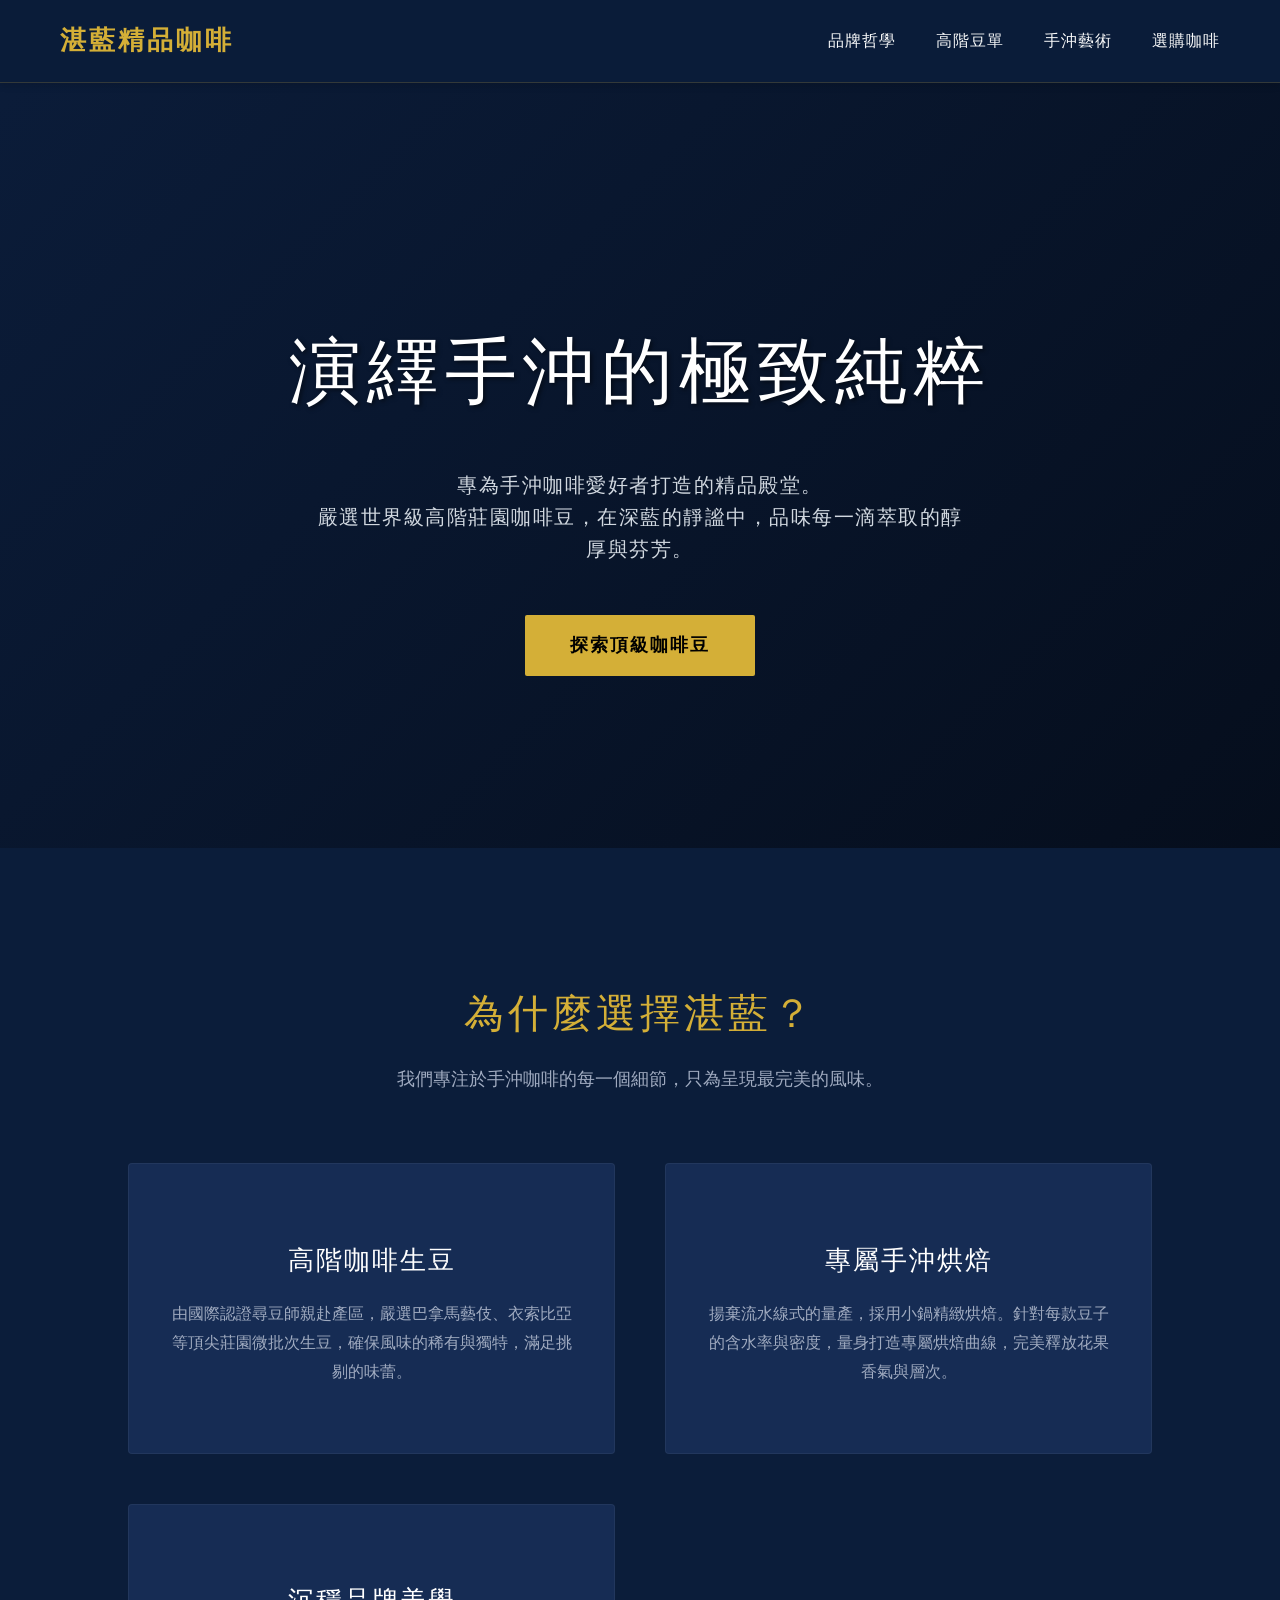
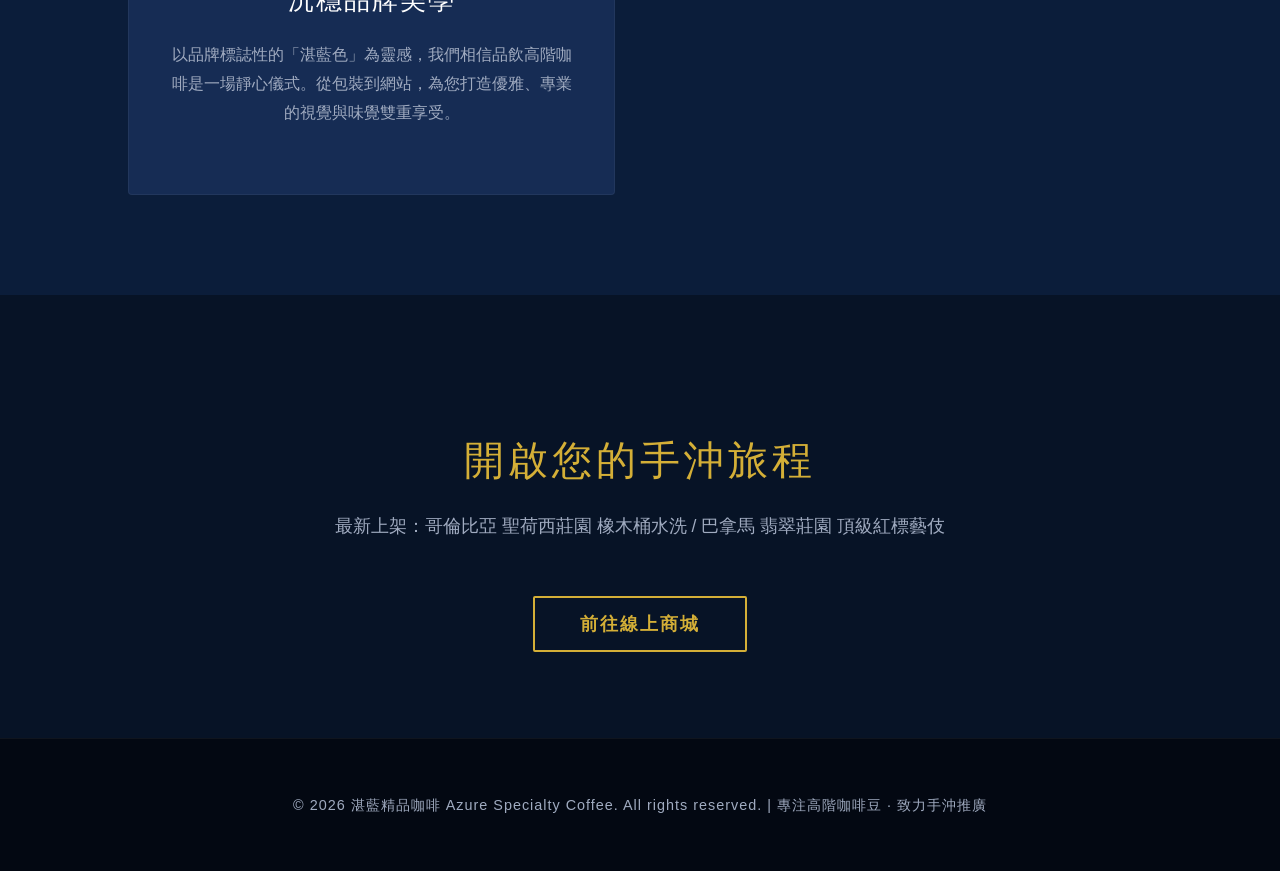
<file: w1/index.html>
<!DOCTYPE html>
<html lang="zh-TW">
<head>
    <meta charset="UTF-8">
    <meta name="viewport" content="width=device-width, initial-scale=1.0">
    <title>湛藍精品咖啡 | 頂級手沖咖啡</title>
    <style>
        :root {
            --primary-blue: #0b1d3a;
            --secondary-blue: #162c54;
            --accent-gold: #d4af37;
            --text-light: #f8f9fa;
            --text-dark: #a0abc0;
        }
        body {
            margin: 0;
            padding: 0;
            font-family: 'Helvetica Neue', Arial, 'Microsoft JhengHei', sans-serif;
            background-color: var(--primary-blue);
            color: var(--text-light);
            line-height: 1.6;
        }
        header {
            display: flex;
            justify-content: space-between;
            align-items: center;
            padding: 20px 60px;
            background-color: rgba(11, 29, 58, 0.98);
            position: sticky;
            top: 0;
            z-index: 1000;
            border-bottom: 1px solid rgba(212, 175, 55, 0.2);
            box-shadow: 0 4px 6px rgba(0,0,0,0.1);
        }
        .logo {
            font-size: 26px;
            font-weight: 700;
            color: var(--accent-gold);
            text-decoration: none;
            letter-spacing: 3px;
            display: flex;
            align-items: center;
            gap: 10px;
        }
        nav {
            display: flex;
            gap: 40px;
        }
        nav a {
            color: var(--text-light);
            text-decoration: none;
            font-size: 16px;
            letter-spacing: 1px;
            transition: color 0.3s ease;
        }
        nav a:hover {
            color: var(--accent-gold);
        }
        .hero {
            height: 85vh;
            display: flex;
            flex-direction: column;
            justify-content: center;
            align-items: center;
            text-align: center;
            background: linear-gradient(135deg, rgba(11,29,58,0.9) 0%, rgba(5,13,26,0.9) 100%), 
                        url('https://images.unsplash.com/photo-1497935586351-b67a49e012bf?ixlib=rb-1.2.1&auto=format&fit=crop&w=1920&q=80') no-repeat center center/cover;
            background-blend-mode: overlay;
            padding: 0 20px;
        }
        .hero h1 {
            font-size: 4.5rem;
            margin-bottom: 20px;
            letter-spacing: 6px;
            color: #ffffff;
            font-weight: 300;
            text-shadow: 2px 2px 4px rgba(0,0,0,0.5);
        }
        .hero p {
            font-size: 1.25rem;
            max-width: 650px;
            color: #d1d8e0;
            margin-bottom: 50px;
            letter-spacing: 1.5px;
        }
        .btn {
            padding: 16px 45px;
            background-color: var(--accent-gold);
            color: #000;
            text-decoration: none;
            font-size: 1.1rem;
            font-weight: bold;
            border-radius: 2px;
            transition: all 0.3s ease;
            letter-spacing: 2px;
        }
        .btn:hover {
            background-color: #fce28b;
            transform: translateY(-3px);
            box-shadow: 0 10px 20px rgba(0,0,0,0.2);
        }
        .section {
            padding: 100px 10%;
        }
        .section-title {
            text-align: center;
            font-size: 2.5rem;
            color: var(--accent-gold);
            margin-bottom: 20px;
            font-weight: 300;
            letter-spacing: 4px;
        }
        .section-subtitle {
            text-align: center;
            color: var(--text-dark);
            margin-bottom: 70px;
            font-size: 1.1rem;
        }
        .features {
            display: grid;
            grid-template-columns: repeat(auto-fit, minmax(320px, 1fr));
            gap: 50px;
        }
        .feature-card {
            background-color: var(--secondary-blue);
            padding: 50px 40px;
            border-radius: 4px;
            text-align: center;
            border: 1px solid rgba(255,255,255,0.05);
            transition: all 0.4s ease;
            position: relative;
            overflow: hidden;
        }
        .feature-card::before {
            content: '';
            position: absolute;
            top: 0; left: 0; width: 100%; height: 3px;
            background-color: var(--accent-gold);
            transform: scaleX(0);
            transition: transform 0.4s ease;
        }
        .feature-card:hover::before {
            transform: scaleX(1);
        }
        .feature-card:hover {
            transform: translateY(-10px);
            box-shadow: 0 15px 30px rgba(0,0,0,0.3);
            border-color: rgba(212, 175, 55, 0.3);
        }
        .feature-card h3 {
            font-size: 1.6rem;
            margin-bottom: 20px;
            color: #fff;
            font-weight: 400;
            letter-spacing: 2px;
        }
        .feature-card p {
            color: var(--text-dark);
            font-size: 1rem;
            line-height: 1.8;
        }
        .shop-section {
            background-color: #071326;
            text-align: center;
        }
        footer {
            text-align: center;
            padding: 40px;
            background-color: #030812;
            color: var(--text-dark);
            font-size: 0.9rem;
            border-top: 1px solid rgba(255,255,255,0.05);
            letter-spacing: 1px;
        }
    </style>
</head>
<body>
    <header>
        <a href="#" class="logo">湛藍精品咖啡</a>
        <nav>
            <a href="#about">品牌哲學</a>
            <a href="#beans">高階豆單</a>
            <a href="#brew">手沖藝術</a>
            <a href="#shop">選購咖啡</a>
        </nav>
    </header>

    <section class="hero">
        <h1>演繹手沖的極致純粹</h1>
        <p>專為手沖咖啡愛好者打造的精品殿堂。<br>嚴選世界級高階莊園咖啡豆，在深藍的靜謐中，品味每一滴萃取的醇厚與芬芳。</p>
        <a href="#shop" class="btn">探索頂級咖啡豆</a>
    </section>

    <section id="about" class="section">
        <h2 class="section-title">為什麼選擇湛藍？</h2>
        <p class="section-subtitle">我們專注於手沖咖啡的每一個細節，只為呈現最完美的風味。</p>
        
        <div class="features">
            <div class="feature-card">
                <h3>高階咖啡生豆</h3>
                <p>由國際認證尋豆師親赴產區，嚴選巴拿馬藝伎、衣索比亞等頂尖莊園微批次生豆，確保風味的稀有與獨特，滿足挑剔的味蕾。</p>
            </div>
            <div class="feature-card">
                <h3>專屬手沖烘焙</h3>
                <p>揚棄流水線式的量產，採用小鍋精緻烘焙。針對每款豆子的含水率與密度，量身打造專屬烘焙曲線，完美釋放花果香氣與層次。</p>
            </div>
            <div class="feature-card">
                <h3>沉穩品牌美學</h3>
                <p>以品牌標誌性的「湛藍色」為靈感，我們相信品飲高階咖啡是一場靜心儀式。從包裝到網站，為您打造優雅、專業的視覺與味覺雙重享受。</p>
            </div>
        </div>
    </section>

    <section id="shop" class="section shop-section">
        <h2 class="section-title">開啟您的手沖旅程</h2>
        <p class="section-subtitle">最新上架：哥倫比亞 聖荷西莊園 橡木桶水洗 / 巴拿馬 翡翠莊園 頂級紅標藝伎</p>
        <a href="#" class="btn" style="background-color: transparent; border: 2px solid var(--accent-gold); color: var(--accent-gold);">前往線上商城</a>
    </section>

    <footer>
        <p>&copy; 2026 湛藍精品咖啡 Azure Specialty Coffee. All rights reserved. | 專注高階咖啡豆 · 致力手沖推廣</p>
    </footer>
</body>
</html>
</file>
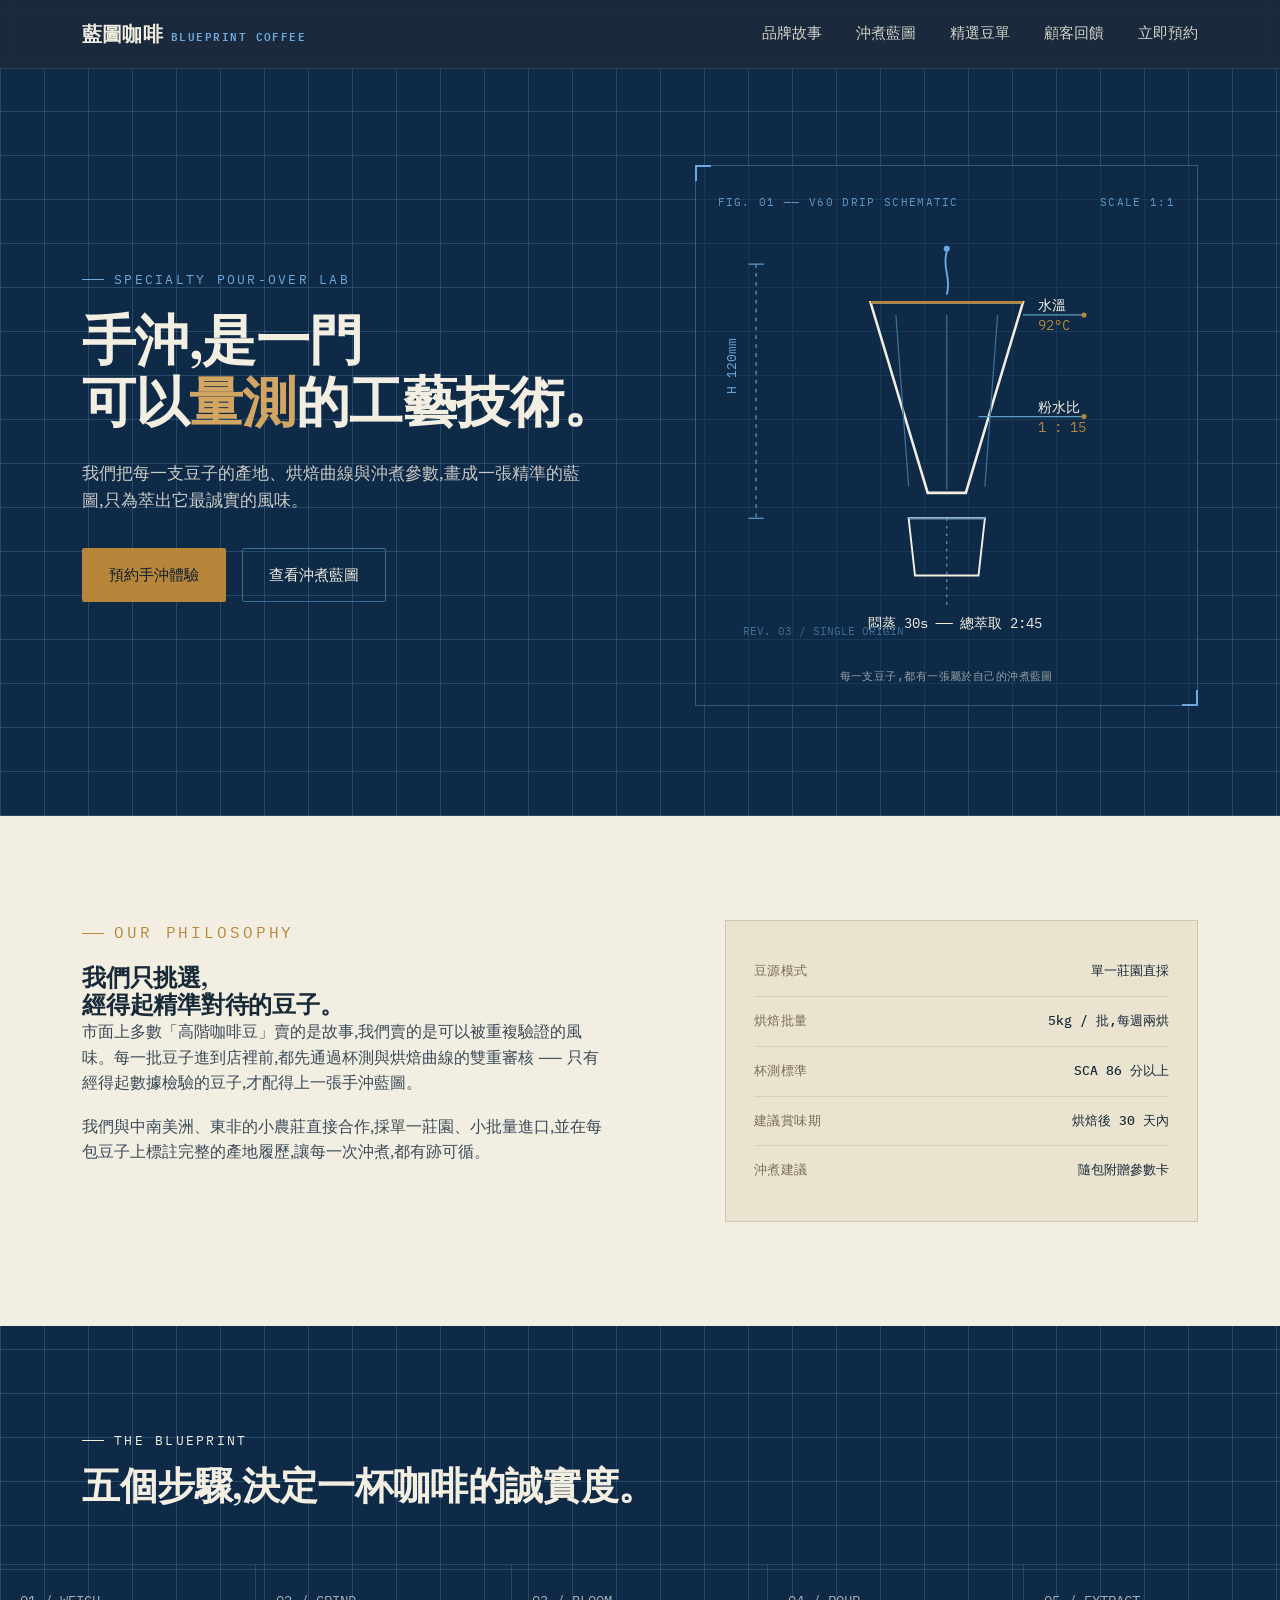
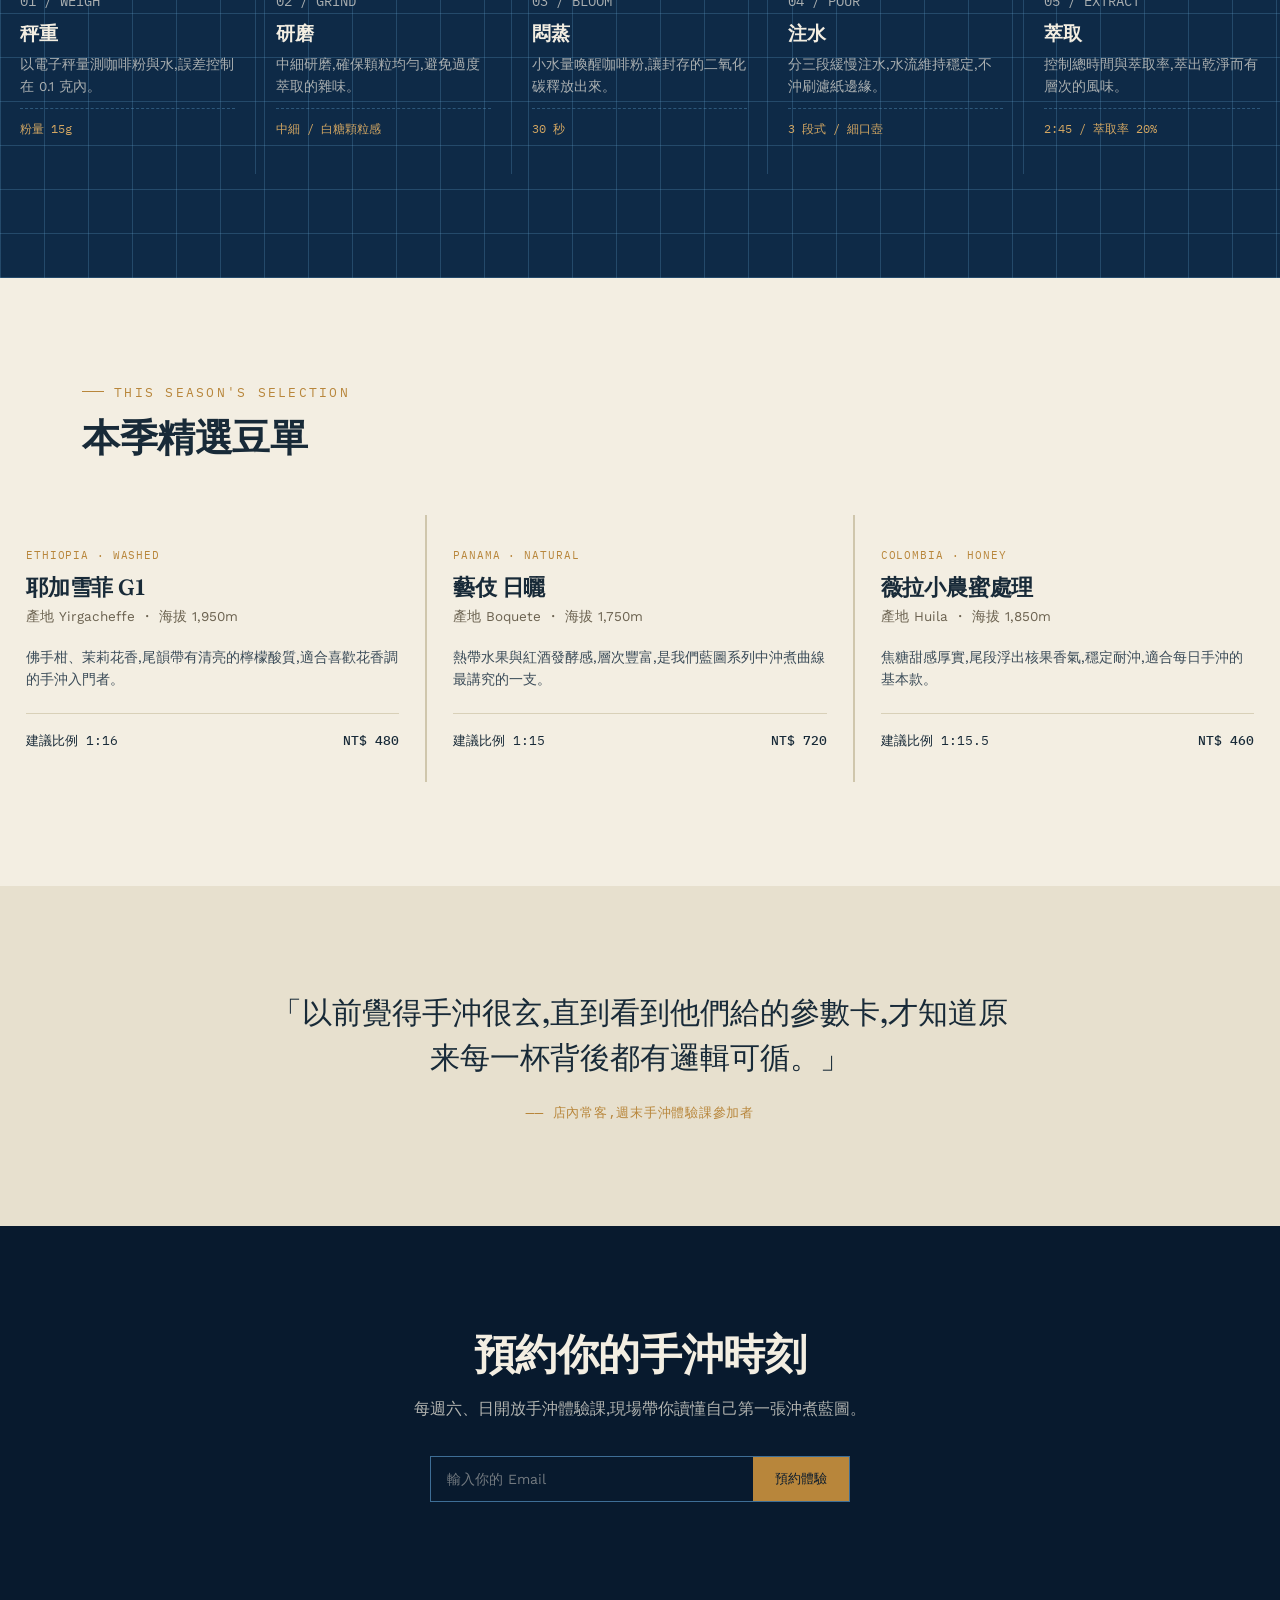
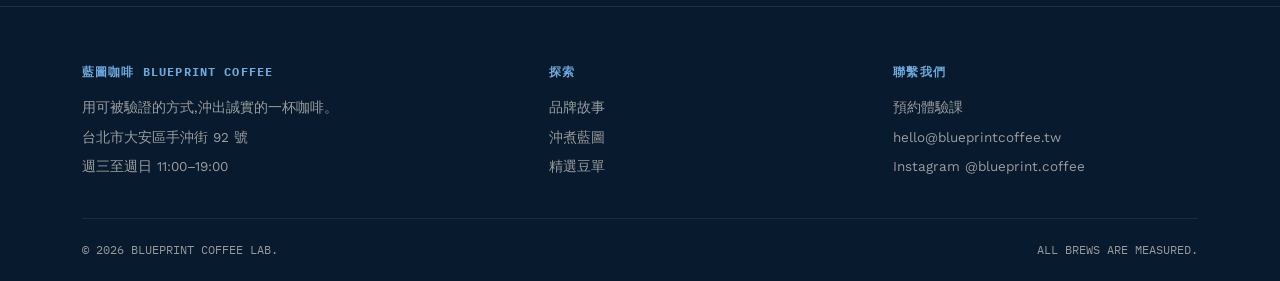
<file: week3/index.html>
<!DOCTYPE html>
<html lang="zh-Hant">
<head>
<meta charset="UTF-8">
<meta name="viewport" content="width=device-width, initial-scale=1.0">
<title>藍圖咖啡 Blueprint Coffee ── 精準手沖,誠實風味</title>
<link rel="preconnect" href="https://fonts.googleapis.com">
<link rel="preconnect" href="https://fonts.gstatic.com" crossorigin>
<link href="https://fonts.googleapis.com/css2?family=Fraunces:opsz,wght@9..144,400;9..144,500;9..144,600;9..144,700&family=Work+Sans:wght@300;400;500;600&family=IBM+Plex+Mono:wght@400;500&display=swap" rel="stylesheet">
<style>
  :root{
    --ink-black:#081A2E;
    --blueprint:#0E2A47;
    --blueprint-line:#3E6E96;
    --blueprint-line-soft:rgba(94,155,197,0.28);
    --paper:#F3EEE2;
    --paper-dim:#E7E0CE;
    --brass:#B8863B;
    --brass-light:#D2A662;
    --sky:#6FA8DC;
    --ink-on-paper:#182A38;
    --max-w:1180px;
  }

  *{margin:0;padding:0;box-sizing:border-box;}
  html{scroll-behavior:smooth;}
  body{
    font-family:'Work Sans', sans-serif;
    background:var(--paper);
    color:var(--ink-on-paper);
    line-height:1.6;
    -webkit-font-smoothing:antialiased;
  }
  a{color:inherit;text-decoration:none;}
  img,svg{display:block;max-width:100%;}
  .container{max-width:var(--max-w);margin:0 auto;padding:0 32px;}
  .eyebrow{
    font-family:'IBM Plex Mono', monospace;
    font-size:12.5px;
    letter-spacing:0.18em;
    text-transform:uppercase;
    display:flex;
    align-items:center;
    gap:10px;
  }
  .eyebrow::before{
    content:"";
    width:22px;height:1px;
    background:currentColor;
    display:inline-block;
  }
  h1,h2,h3{
    font-family:'Fraunces', serif;
    font-weight:600;
    line-height:1.15;
    letter-spacing:-0.01em;
  }
  .btn{
    display:inline-flex;
    align-items:center;
    gap:10px;
    padding:14px 26px;
    border-radius:2px;
    font-family:'Work Sans', sans-serif;
    font-size:15px;
    font-weight:500;
    border:1px solid transparent;
    cursor:pointer;
    transition:transform .25s ease, background .25s ease, border-color .25s ease, color .25s ease;
  }
  .btn:focus-visible{outline:2px solid var(--sky);outline-offset:3px;}
  .btn-primary{background:var(--brass);color:var(--ink-black);}
  .btn-primary:hover{background:var(--brass-light);transform:translateY(-1px);}
  .btn-ghost{border-color:var(--blueprint-line);color:var(--paper);}
  .btn-ghost:hover{border-color:var(--sky);color:var(--sky);}
  .btn-ghost.on-paper{border-color:var(--ink-on-paper);color:var(--ink-on-paper);}
  .btn-ghost.on-paper:hover{border-color:var(--brass);color:var(--brass);}

  /* ---------- NAV ---------- */
  header{
    position:sticky;top:0;z-index:50;
    background:rgba(8,26,46,0.92);
    backdrop-filter:blur(6px);
    border-bottom:1px solid rgba(94,155,197,0.2);
  }
  nav{
    max-width:var(--max-w);margin:0 auto;padding:18px 32px;
    display:flex;align-items:center;justify-content:space-between;
    color:var(--paper);
  }
  .logo{
    font-family:'Fraunces', serif;
    font-size:20px;font-weight:600;letter-spacing:0.01em;
    color:var(--paper);display:flex;align-items:baseline;gap:8px;
  }
  .logo span{
    font-family:'IBM Plex Mono', monospace;
    font-size:10.5px;letter-spacing:0.14em;color:var(--sky);
  }
  .nav-links{display:flex;gap:34px;font-size:14.5px;}
  .nav-links a{opacity:0.85;transition:opacity .2s;}
  .nav-links a:hover{opacity:1;color:var(--sky);}
  .nav-toggle{display:none;background:none;border:none;color:var(--paper);font-size:24px;cursor:pointer;}

  @media (max-width:860px){
    .nav-links{
      position:absolute;top:100%;left:0;right:0;
      background:var(--ink-black);
      flex-direction:column;gap:0;
      max-height:0;overflow:hidden;
      transition:max-height .3s ease;
    }
    .nav-links.open{max-height:320px;}
    .nav-links a{padding:16px 32px;border-top:1px solid rgba(94,155,197,0.15);}
    .nav-toggle{display:block;}
  }

  /* ---------- HERO ---------- */
  .hero{
    background:
      repeating-linear-gradient(0deg, var(--blueprint-line-soft) 0, var(--blueprint-line-soft) 1px, transparent 1px, transparent 44px),
      repeating-linear-gradient(90deg, var(--blueprint-line-soft) 0, var(--blueprint-line-soft) 1px, transparent 1px, transparent 44px),
      var(--blueprint);
    color:var(--paper);
    padding:96px 0 110px;
    position:relative;
    overflow:hidden;
  }
  .hero-grid{
    max-width:var(--max-w);margin:0 auto;padding:0 32px;
    display:grid;grid-template-columns:1.05fr 0.95fr;gap:56px;align-items:center;
  }
  .hero h1{font-size:clamp(34px,4.6vw,54px);margin:20px 0 26px;color:var(--paper);}
  .hero h1 em{font-style:normal;color:var(--brass-light);}
  .hero p.lede{font-size:17px;max-width:46ch;color:rgba(243,238,226,0.82);margin-bottom:34px;}
  .hero-cta{display:flex;gap:16px;flex-wrap:wrap;}
  .hero-eyebrow{color:var(--sky);margin-bottom:6px;}

  .blueprint-plate{
    position:relative;
    border:1px solid rgba(94,155,197,0.45);
    background:rgba(15,42,71,0.55);
    padding:28px 22px 20px;
  }
  .blueprint-plate::before,.blueprint-plate::after,
  .plate-corner-tl,.plate-corner-br{
    content:"";position:absolute;width:14px;height:14px;
    border-color:var(--sky);
  }
  .blueprint-plate::before{top:-1px;left:-1px;border-top:2px solid var(--sky);border-left:2px solid var(--sky);}
  .blueprint-plate::after{bottom:-1px;right:-1px;border-bottom:2px solid var(--sky);border-right:2px solid var(--sky);}
  .plate-label{
    font-family:'IBM Plex Mono', monospace;font-size:11px;letter-spacing:0.12em;
    color:var(--sky);display:flex;justify-content:space-between;margin-bottom:14px;opacity:0.85;
  }
  .plate-caption{
    font-family:'IBM Plex Mono', monospace;font-size:11px;color:rgba(243,238,226,0.6);
    text-align:center;margin-top:10px;letter-spacing:0.04em;
  }

  @media (max-width:900px){
    .hero-grid{grid-template-columns:1fr;}
    .hero{padding:64px 0 76px;}
  }

  /* ---------- SECTION SHARED ---------- */
  section{padding:104px 0;}
  .section-head{max-width:640px;margin-bottom:56px;}
  .section-head h2{font-size:clamp(26px,3.2vw,38px);margin-top:14px;}
  .on-dark{background:var(--ink-black);color:var(--paper);}
  .on-dark .eyebrow{color:var(--sky);}
  .on-paper .eyebrow{color:var(--brass);}

  /* ---------- ABOUT / SPEC SHEET ---------- */
  .about-grid{display:grid;grid-template-columns:1.1fr 0.9fr;gap:64px;align-items:start;}
  .about-grid p{font-size:16px;color:#3a4b58;max-width:52ch;margin-bottom:18px;}
  .spec-sheet{border:1px solid #cfc6ac;background:#EAE3D0;padding:26px 28px;}
  .spec-row{
    display:flex;justify-content:space-between;gap:20px;
    padding:14px 0;border-bottom:1px solid #d8d0b8;
    font-family:'IBM Plex Mono', monospace;font-size:13px;
  }
  .spec-row:last-child{border-bottom:none;}
  .spec-row dt{color:#7a6f52;letter-spacing:0.04em;}
  .spec-row dd{font-weight:500;color:var(--ink-on-paper);text-align:right;}

  @media (max-width:860px){ .about-grid{grid-template-columns:1fr;} }

  /* ---------- PROCESS BLUEPRINT ---------- */
  .process{
    background:
      repeating-linear-gradient(0deg, var(--blueprint-line-soft) 0, var(--blueprint-line-soft) 1px, transparent 1px, transparent 44px),
      repeating-linear-gradient(90deg, var(--blueprint-line-soft) 0, var(--blueprint-line-soft) 1px, transparent 1px, transparent 44px),
      var(--blueprint);
    color:var(--paper);
  }
  .steps{
    display:grid;grid-template-columns:repeat(5,1fr);gap:0;
    border-top:1px solid var(--blueprint-line-soft);
  }
  .step{
    padding:26px 20px;border-right:1px solid var(--blueprint-line-soft);position:relative;
  }
  .step:last-child{border-right:none;}
  .step-index{font-family:'IBM Plex Mono', monospace;font-size:12px;color:var(--sky);margin-bottom:14px;}
  .step h3{font-size:19px;color:var(--paper);margin-bottom:10px;font-weight:600;}
  .step p{font-size:13.5px;color:rgba(243,238,226,0.68);margin-bottom:10px;}
  .step .metric{
    font-family:'IBM Plex Mono', monospace;font-size:12px;color:var(--brass-light);
    border-top:1px dashed rgba(94,155,197,0.4);padding-top:10px;
  }
  @media (max-width:960px){
    .steps{grid-template-columns:1fr 1fr;}
    .step{border-right:1px solid var(--blueprint-line-soft);border-bottom:1px solid var(--blueprint-line-soft);}
    .step:nth-child(2n){border-right:none;}
  }
  @media (max-width:560px){
    .steps{grid-template-columns:1fr;}
    .step{border-right:none;}
  }

  /* ---------- BEANS ---------- */
  .bean-grid{display:grid;grid-template-columns:repeat(3,1fr);gap:2px;background:#cfc6ac;}
  .bean-card{
    background:var(--paper);padding:32px 26px;position:relative;
    display:flex;flex-direction:column;height:100%;
  }
  .bean-tag{
    font-family:'IBM Plex Mono', monospace;font-size:11px;color:var(--brass);
    letter-spacing:0.08em;margin-bottom:10px;
  }
  .bean-card h3{font-size:22px;margin-bottom:6px;}
  .bean-origin{font-size:13.5px;color:#6b6250;margin-bottom:18px;}
  .bean-notes{font-size:14px;color:#3a4b58;margin-bottom:22px;flex-grow:1;}
  .bean-meta{
    display:flex;justify-content:space-between;align-items:center;
    border-top:1px solid #d8d0b8;padding-top:16px;
    font-family:'IBM Plex Mono', monospace;font-size:12.5px;
  }
  .bean-price{color:var(--ink-on-paper);font-weight:500;}
  @media (max-width:900px){ .bean-grid{grid-template-columns:1fr 1fr;} }
  @media (max-width:600px){ .bean-grid{grid-template-columns:1fr;} }

  /* ---------- QUOTE ---------- */
  .quote-section{background:var(--paper-dim);}
  .quote-wrap{max-width:760px;margin:0 auto;text-align:center;}
  blockquote{
    font-family:'Fraunces', serif;font-size:clamp(22px,2.6vw,30px);
    font-weight:500;line-height:1.5;color:var(--ink-on-paper);margin-bottom:22px;
  }
  .quote-attr{font-family:'IBM Plex Mono', monospace;font-size:12.5px;color:var(--brass);letter-spacing:0.06em;}

  /* ---------- CTA / FOOTER ---------- */
  .cta-section{background:var(--ink-black);color:var(--paper);text-align:center;}
  .cta-section h2{font-size:clamp(28px,3.6vw,42px);margin-bottom:18px;}
  .cta-section p{color:rgba(243,238,226,0.72);max-width:48ch;margin:0 auto 34px;}
  .cta-form{
    display:flex;max-width:420px;margin:0 auto;gap:0;border:1px solid var(--blueprint-line);
  }
  .cta-form input{
    flex:1;background:transparent;border:none;padding:14px 16px;
    color:var(--paper);font-family:'Work Sans', sans-serif;font-size:14px;
  }
  .cta-form input::placeholder{color:rgba(243,238,226,0.45);}
  .cta-form input:focus{outline:none;}
  .cta-form button{
    background:var(--brass);color:var(--ink-black);border:none;
    padding:0 22px;font-weight:500;cursor:pointer;font-family:'Work Sans', sans-serif;
    transition:background .2s;
  }
  .cta-form button:hover{background:var(--brass-light);}

  footer{background:var(--ink-black);border-top:1px solid rgba(94,155,197,0.18);color:rgba(243,238,226,0.6);}
  .footer-grid{
    display:grid;grid-template-columns:1.4fr 1fr 1fr;gap:40px;padding:56px 0 32px;
    font-size:13.5px;
  }
  .footer-grid h4{
    font-family:'IBM Plex Mono', monospace;font-size:11.5px;letter-spacing:0.1em;
    color:var(--sky);margin-bottom:16px;text-transform:uppercase;
  }
  .footer-grid p, .footer-grid a{display:block;margin-bottom:8px;color:rgba(243,238,226,0.62);}
  .footer-grid a:hover{color:var(--paper);}
  .footer-bottom{
    border-top:1px solid rgba(94,155,197,0.15);padding:22px 0;
    font-family:'IBM Plex Mono', monospace;font-size:11.5px;
    display:flex;justify-content:space-between;flex-wrap:wrap;gap:10px;
  }
  @media (max-width:700px){ .footer-grid{grid-template-columns:1fr;} }

  /* ---------- REVEAL ---------- */
  .reveal{opacity:0;transform:translateY(18px);transition:opacity .7s ease, transform .7s ease;}
  .reveal.in{opacity:1;transform:translateY(0);}
  @media (prefers-reduced-motion: reduce){
    .reveal{opacity:1;transform:none;transition:none;}
    html{scroll-behavior:auto;}
  }
</style>
</head>
<body>

<header>
  <nav>
    <a href="#top" class="logo">藍圖咖啡<span>BLUEPRINT COFFEE</span></a>
    <button class="nav-toggle" id="navToggle" aria-label="開啟選單" aria-expanded="false">☰</button>
    <div class="nav-links" id="navLinks">
      <a href="#about">品牌故事</a>
      <a href="#process">沖煮藍圖</a>
      <a href="#beans">精選豆單</a>
      <a href="#quote">顧客回饋</a>
      <a href="#cta">立即預約</a>
    </div>
  </nav>
</header>

<section class="hero" id="top">
  <div class="hero-grid">
    <div>
      <p class="eyebrow hero-eyebrow">SPECIALTY POUR-OVER LAB</p>
      <h1>手沖,是一門<br>可以<em>量測</em>的工藝技術。</h1>
      <p class="lede">我們把每一支豆子的產地、烘焙曲線與沖煮參數,畫成一張精準的藍圖,只為萃出它最誠實的風味。</p>
      <div class="hero-cta">
        <a href="#cta" class="btn btn-primary">預約手沖體驗</a>
        <a href="#process" class="btn btn-ghost">查看沖煮藍圖</a>
      </div>
    </div>

    <div class="blueprint-plate reveal">
      <div class="plate-label"><span>FIG. 01 ── V60 DRIP SCHEMATIC</span><span>SCALE 1:1</span></div>
      <svg viewBox="0 0 360 340" xmlns="http://www.w3.org/2000/svg" role="img" aria-label="V60 手沖濾杯示意圖,標註水溫、粉水比、悶蒸與總萃取時間">
        <!-- dimension lines -->
        <line x1="30" y1="30" x2="30" y2="230" stroke="#5E9BC5" stroke-width="1" stroke-dasharray="3 4"/>
        <line x1="24" y1="30" x2="36" y2="30" stroke="#5E9BC5" stroke-width="1"/>
        <line x1="24" y1="230" x2="36" y2="230" stroke="#5E9BC5" stroke-width="1"/>
        <text x="14" y="132" fill="#6FA8DC" font-size="10" font-family="IBM Plex Mono, monospace" transform="rotate(-90 14 132)">H 120mm</text>

        <!-- dripper cone -->
        <path d="M120 60 L240 60 L195 210 L165 210 Z" fill="none" stroke="#F3EEE2" stroke-width="2"/>
        <path d="M120 60 L240 60" stroke="#B8863B" stroke-width="2"/>
        <!-- ribs -->
        <line x1="140" y1="70" x2="150" y2="205" stroke="#3E6E96" stroke-width="1"/>
        <line x1="180" y1="70" x2="180" y2="207" stroke="#3E6E96" stroke-width="1"/>
        <line x1="220" y1="70" x2="210" y2="205" stroke="#3E6E96" stroke-width="1"/>

        <!-- server -->
        <path d="M150 230 L210 230 L205 275 L155 275 Z" fill="none" stroke="#F3EEE2" stroke-width="1.5"/>
        <line x1="150" y1="230" x2="210" y2="230" stroke="#5E9BC5" stroke-width="1"/>

        <!-- pour line + droplets -->
        <path d="M180 20 C176 34, 184 40, 180 54" stroke="#6FA8DC" stroke-width="1.5" fill="none"/>
        <circle cx="180" cy="18" r="2.4" fill="#6FA8DC"/>

        <!-- annotation callouts -->
        <line x1="240" y1="70" x2="288" y2="70" stroke="#5E9BC5" stroke-width="1"/>
        <circle cx="288" cy="70" r="2" fill="#B8863B"/>
        <text x="252" y="66" fill="#F3EEE2" font-size="11" font-family="IBM Plex Mono, monospace">水溫</text>
        <text x="252" y="82" fill="#B8863B" font-size="11" font-family="IBM Plex Mono, monospace">92°C</text>

        <line x1="205" y1="150" x2="288" y2="150" stroke="#5E9BC5" stroke-width="1"/>
        <circle cx="288" cy="150" r="2" fill="#B8863B"/>
        <text x="252" y="146" fill="#F3EEE2" font-size="11" font-family="IBM Plex Mono, monospace">粉水比</text>
        <text x="252" y="162" fill="#B8863B" font-size="11" font-family="IBM Plex Mono, monospace">1 : 15</text>

        <line x1="180" y1="230" x2="180" y2="300" stroke="#5E9BC5" stroke-width="1" stroke-dasharray="2 4"/>
        <text x="118" y="316" fill="#F3EEE2" font-size="11" font-family="IBM Plex Mono, monospace">悶蒸 30s ── 總萃取 2:45</text>

        <!-- corner tick -->
        <text x="20" y="322" fill="#3E6E96" font-size="9" font-family="IBM Plex Mono, monospace">REV. 03 / SINGLE ORIGIN</text>
      </svg>
      <p class="plate-caption">每一支豆子,都有一張屬於自己的沖煮藍圖</p>
    </div>
  </div>
</section>

<section class="on-paper" id="about">
  <div class="container">
    <div class="about-grid">
      <div class="reveal">
        <p class="eyebrow">OUR PHILOSOPHY</p>
        <h2>我們只挑選,<br>經得起精準對待的豆子。</h2>
        <p>市面上多數「高階咖啡豆」賣的是故事,我們賣的是可以被重複驗證的風味。每一批豆子進到店裡前,都先通過杯測與烘焙曲線的雙重審核 ── 只有經得起數據檢驗的豆子,才配得上一張手沖藍圖。</p>
        <p>我們與中南美洲、東非的小農莊直接合作,採單一莊園、小批量進口,並在每包豆子上標註完整的產地履歷,讓每一次沖煮,都有跡可循。</p>
      </div>
      <dl class="spec-sheet reveal">
        <div class="spec-row"><dt>豆源模式</dt><dd>單一莊園直採</dd></div>
        <div class="spec-row"><dt>烘焙批量</dt><dd>5kg / 批,每週兩烘</dd></div>
        <div class="spec-row"><dt>杯測標準</dt><dd>SCA 86 分以上</dd></div>
        <div class="spec-row"><dt>建議賞味期</dt><dd>烘焙後 30 天內</dd></div>
        <div class="spec-row"><dt>沖煮建議</dt><dd>隨包附贈參數卡</dd></div>
      </dl>
    </div>
  </div>
</section>

<section class="process" id="process">
  <div class="container">
    <div class="section-head reveal">
      <p class="eyebrow">THE BLUEPRINT</p>
      <h2>五個步驟,決定一杯咖啡的誠實度。</h2>
    </div>
  </div>
  <div class="steps reveal">
    <div class="step">
      <p class="step-index">01 / WEIGH</p>
      <h3>秤重</h3>
      <p>以電子秤量測咖啡粉與水,誤差控制在 0.1 克內。</p>
      <p class="metric">粉量 15g</p>
    </div>
    <div class="step">
      <p class="step-index">02 / GRIND</p>
      <h3>研磨</h3>
      <p>中細研磨,確保顆粒均勻,避免過度萃取的雜味。</p>
      <p class="metric">中細 / 白糖顆粒感</p>
    </div>
    <div class="step">
      <p class="step-index">03 / BLOOM</p>
      <h3>悶蒸</h3>
      <p>小水量喚醒咖啡粉,讓封存的二氧化碳釋放出來。</p>
      <p class="metric">30 秒</p>
    </div>
    <div class="step">
      <p class="step-index">04 / POUR</p>
      <h3>注水</h3>
      <p>分三段緩慢注水,水流維持穩定,不沖刷濾紙邊緣。</p>
      <p class="metric">3 段式 / 細口壺</p>
    </div>
    <div class="step">
      <p class="step-index">05 / EXTRACT</p>
      <h3>萃取</h3>
      <p>控制總時間與萃取率,萃出乾淨而有層次的風味。</p>
      <p class="metric">2:45 / 萃取率 20%</p>
    </div>
  </div>
</section>

<section class="on-paper" id="beans">
  <div class="container">
    <div class="section-head reveal">
      <p class="eyebrow">THIS SEASON'S SELECTION</p>
      <h2>本季精選豆單</h2>
    </div>
  </div>
  <div class="bean-grid reveal">
    <div class="bean-card">
      <p class="bean-tag">ETHIOPIA · WASHED</p>
      <h3>耶加雪菲 G1</h3>
      <p class="bean-origin">產地 Yirgacheffe ・ 海拔 1,950m</p>
      <p class="bean-notes">佛手柑、茉莉花香,尾韻帶有清亮的檸檬酸質,適合喜歡花香調的手沖入門者。</p>
      <div class="bean-meta"><span>建議比例 1:16</span><span class="bean-price">NT$ 480</span></div>
    </div>
    <div class="bean-card">
      <p class="bean-tag">PANAMA · NATURAL</p>
      <h3>藝伎 日曬</h3>
      <p class="bean-origin">產地 Boquete ・ 海拔 1,750m</p>
      <p class="bean-notes">熱帶水果與紅酒發酵感,層次豐富,是我們藍圖系列中沖煮曲線最講究的一支。</p>
      <div class="bean-meta"><span>建議比例 1:15</span><span class="bean-price">NT$ 720</span></div>
    </div>
    <div class="bean-card">
      <p class="bean-tag">COLOMBIA · HONEY</p>
      <h3>薇拉小農蜜處理</h3>
      <p class="bean-origin">產地 Huila ・ 海拔 1,850m</p>
      <p class="bean-notes">焦糖甜感厚實,尾段浮出核果香氣,穩定耐沖,適合每日手沖的基本款。</p>
      <div class="bean-meta"><span>建議比例 1:15.5</span><span class="bean-price">NT$ 460</span></div>
    </div>
  </div>
</section>

<section class="quote-section" id="quote">
  <div class="container">
    <div class="quote-wrap reveal">
      <blockquote>「以前覺得手沖很玄,直到看到他們給的參數卡,才知道原来每一杯背後都有邏輯可循。」</blockquote>
      <p class="quote-attr">── 店內常客,週末手沖體驗課參加者</p>
    </div>
  </div>
</section>

<section class="cta-section" id="cta">
  <div class="container">
    <h2 class="reveal">預約你的手沖時刻</h2>
    <p class="reveal">每週六、日開放手沖體驗課,現場帶你讀懂自己第一張沖煮藍圖。</p>
    <form class="cta-form reveal" onsubmit="event.preventDefault(); this.querySelector('button').textContent='已收到,我們會盡快聯繫';">
      <input type="email" placeholder="輸入你的 Email" required aria-label="Email">
      <button type="submit">預約體驗</button>
    </form>
  </div>
</section>

<footer>
  <div class="container">
    <div class="footer-grid">
      <div>
        <h4>藍圖咖啡 BLUEPRINT COFFEE</h4>
        <p>用可被驗證的方式,沖出誠實的一杯咖啡。</p>
        <p>台北市大安區手沖街 92 號</p>
        <p>週三至週日 11:00–19:00</p>
      </div>
      <div>
        <h4>探索</h4>
        <a href="#about">品牌故事</a>
        <a href="#process">沖煮藍圖</a>
        <a href="#beans">精選豆單</a>
      </div>
      <div>
        <h4>聯繫我們</h4>
        <a href="#cta">預約體驗課</a>
        <a href="mailto:hello@blueprintcoffee.tw">hello@blueprintcoffee.tw</a>
        <a href="#top">Instagram @blueprint.coffee</a>
      </div>
    </div>
    <div class="footer-bottom">
      <span>© 2026 BLUEPRINT COFFEE LAB.</span>
      <span>ALL BREWS ARE MEASURED.</span>
    </div>
  </div>
</footer>

<script>
  // mobile nav toggle
  const navToggle = document.getElementById('navToggle');
  const navLinks = document.getElementById('navLinks');
  navToggle.addEventListener('click', () => {
    const isOpen = navLinks.classList.toggle('open');
    navToggle.setAttribute('aria-expanded', isOpen);
  });
  navLinks.querySelectorAll('a').forEach(a => a.addEventListener('click', () => {
    navLinks.classList.remove('open');
    navToggle.setAttribute('aria-expanded', 'false');
  }));

  // scroll reveal
  const prefersReduced = window.matchMedia('(prefers-reduced-motion: reduce)').matches;
  if (!prefersReduced && 'IntersectionObserver' in window) {
    const io = new IntersectionObserver((entries) => {
      entries.forEach(entry => {
        if (entry.isIntersecting) {
          entry.target.classList.add('in');
          io.unobserve(entry.target);
        }
      });
    }, { threshold: 0.15 });
    document.querySelectorAll('.reveal').forEach(el => io.observe(el));
  } else {
    document.querySelectorAll('.reveal').forEach(el => el.classList.add('in'));
  }
</script>

</body>
</html>
</file>
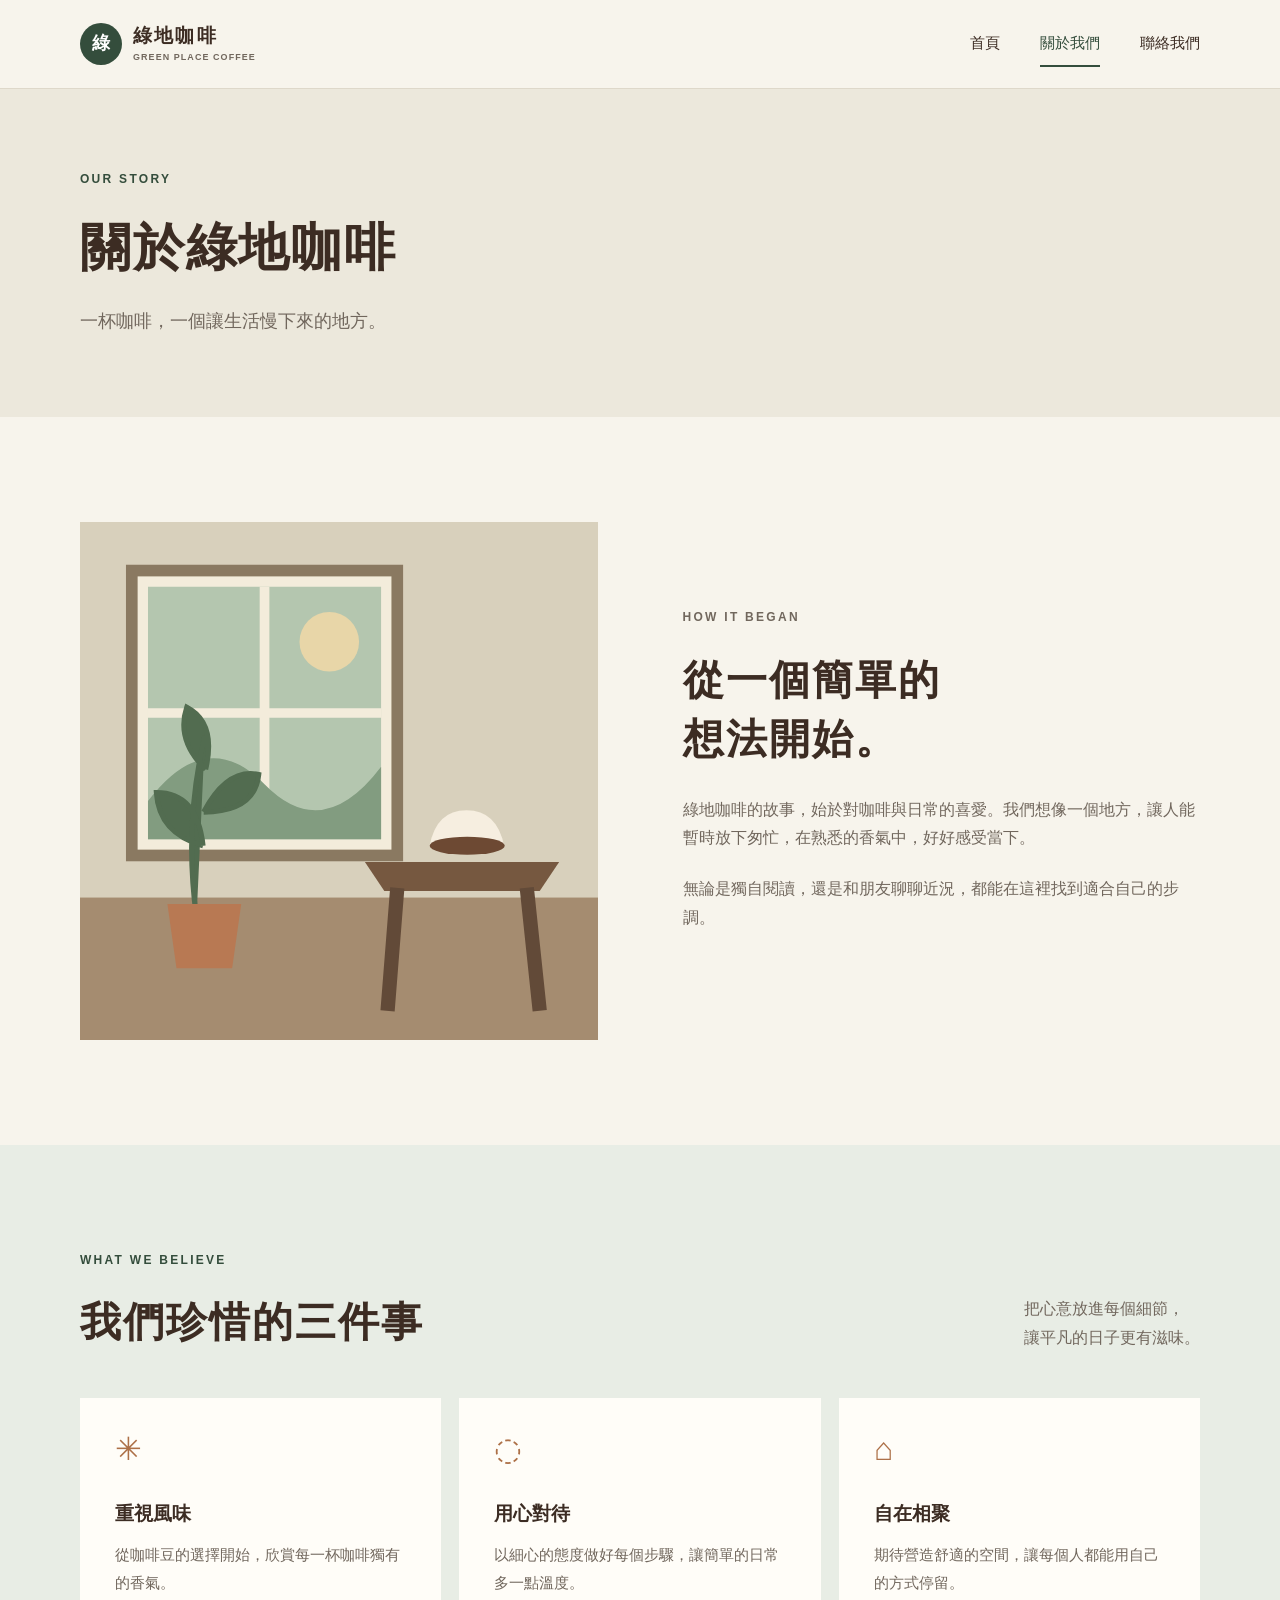
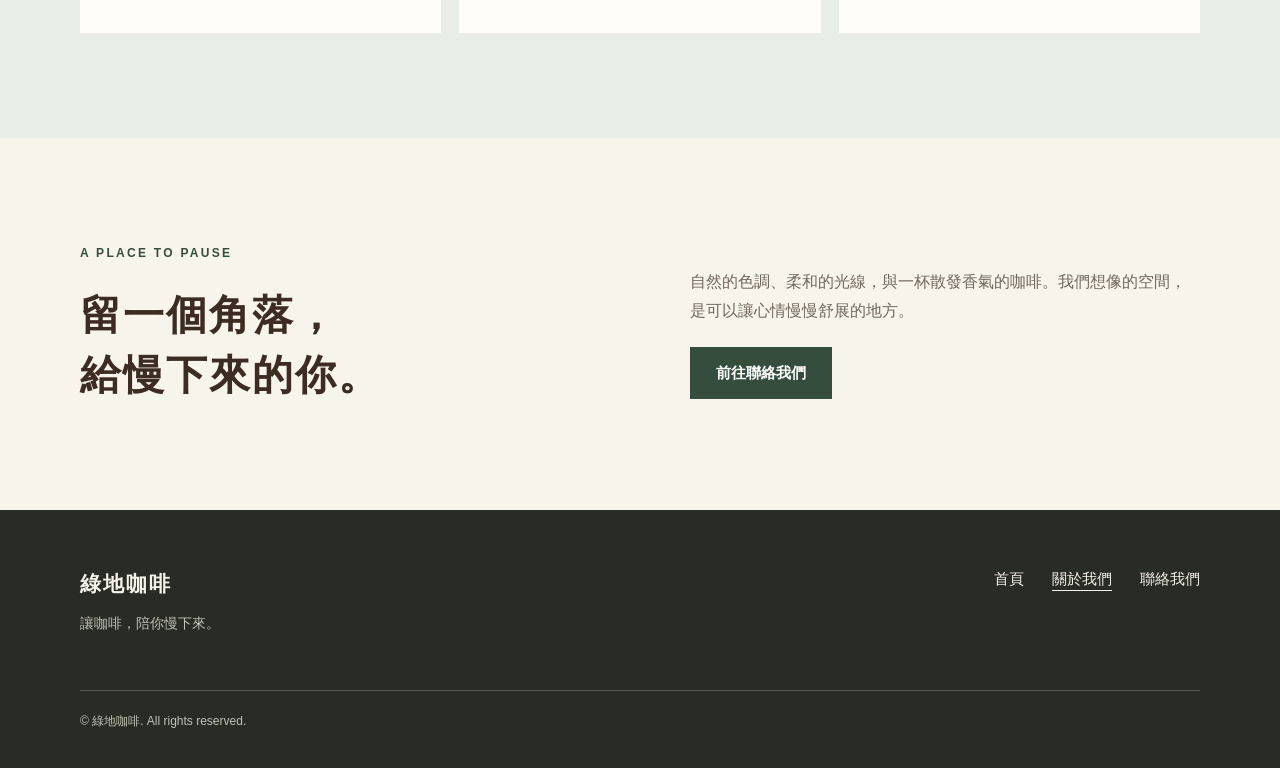
<file: pages/about.html>
﻿<!doctype html>
<html lang="zh-Hant"><head><meta charset="utf-8"><meta name="viewport" content="width=device-width, initial-scale=1"><meta name="description" content="認識綠地咖啡的故事與理念。"><title>關於我們｜綠地咖啡</title><link rel="stylesheet" href="assets/css/site.css"><script src="assets/js/site.js" defer></script></head>
<body><header class="site-header"><div class="wrap header-inner"><a class="brand" href="index.html"><span class="brand-mark">綠</span><span>綠地咖啡<small>GREEN PLACE COFFEE</small></span></a><button class="menu-toggle" type="button" aria-expanded="false" aria-controls="main-nav">選單 <span aria-hidden="true">☰</span></button><nav id="main-nav" class="nav" aria-label="主要導覽"><a href="index.html">首頁</a><a href="about.html" aria-current="page">關於我們</a><a href="contact.html">聯絡我們</a></nav></div></header>
<main><section class="page-heading"><div class="wrap"><p class="eyebrow">OUR STORY</p><h1>關於綠地咖啡</h1><p class="lead">一杯咖啡，一個讓生活慢下來的地方。</p></div></section><section class="section"><div class="wrap story-grid"><div class="story-image"><img src="assets/images/space.svg" alt="窗邊桌椅與綠色植物的咖啡空間插畫"></div><div class="story-copy"><p class="eyebrow">HOW IT BEGAN</p><h2>從一個簡單的<br>想法開始。</h2><p>綠地咖啡的故事，始於對咖啡與日常的喜愛。我們想像一個地方，讓人能暫時放下匆忙，在熟悉的香氣中，好好感受當下。</p><p>無論是獨自閱讀，還是和朋友聊聊近況，都能在這裡找到適合自己的步調。</p></div></div></section><section class="section features"><div class="wrap"><div class="section-heading"><div><p class="eyebrow">WHAT WE BELIEVE</p><h2>我們珍惜的三件事</h2></div><p>把心意放進每個細節，<br>讓平凡的日子更有滋味。</p></div><div class="feature-grid"><article class="feature"><div class="feature-icon" aria-hidden="true">✳</div><h3>重視風味</h3><p>從咖啡豆的選擇開始，欣賞每一杯咖啡獨有的香氣。</p></article><article class="feature"><div class="feature-icon" aria-hidden="true">◌</div><h3>用心對待</h3><p>以細心的態度做好每個步驟，讓簡單的日常多一點溫度。</p></article><article class="feature"><div class="feature-icon" aria-hidden="true">⌂</div><h3>自在相聚</h3><p>期待營造舒適的空間，讓每個人都能用自己的方式停留。</p></article></div></div></section><section class="section"><div class="wrap split"><div><p class="eyebrow">A PLACE TO PAUSE</p><h2>留一個角落，<br>給慢下來的你。</h2></div><div class="intro-copy"><p>自然的色調、柔和的光線，與一杯散發香氣的咖啡。我們想像的空間，是可以讓心情慢慢舒展的地方。</p><a class="button" href="contact.html">前往聯絡我們</a></div></div></section></main>
<footer class="site-footer"><div class="wrap footer-inner"><div><a class="footer-brand" href="index.html">綠地咖啡</a><p>讓咖啡，陪你慢下來。</p></div><nav aria-label="頁尾導覽"><a href="index.html">首頁</a><a href="about.html" aria-current="page">關於我們</a><a href="contact.html">聯絡我們</a></nav><p class="copyright">© 綠地咖啡. All rights reserved.</p></div></footer></body></html>
</file>
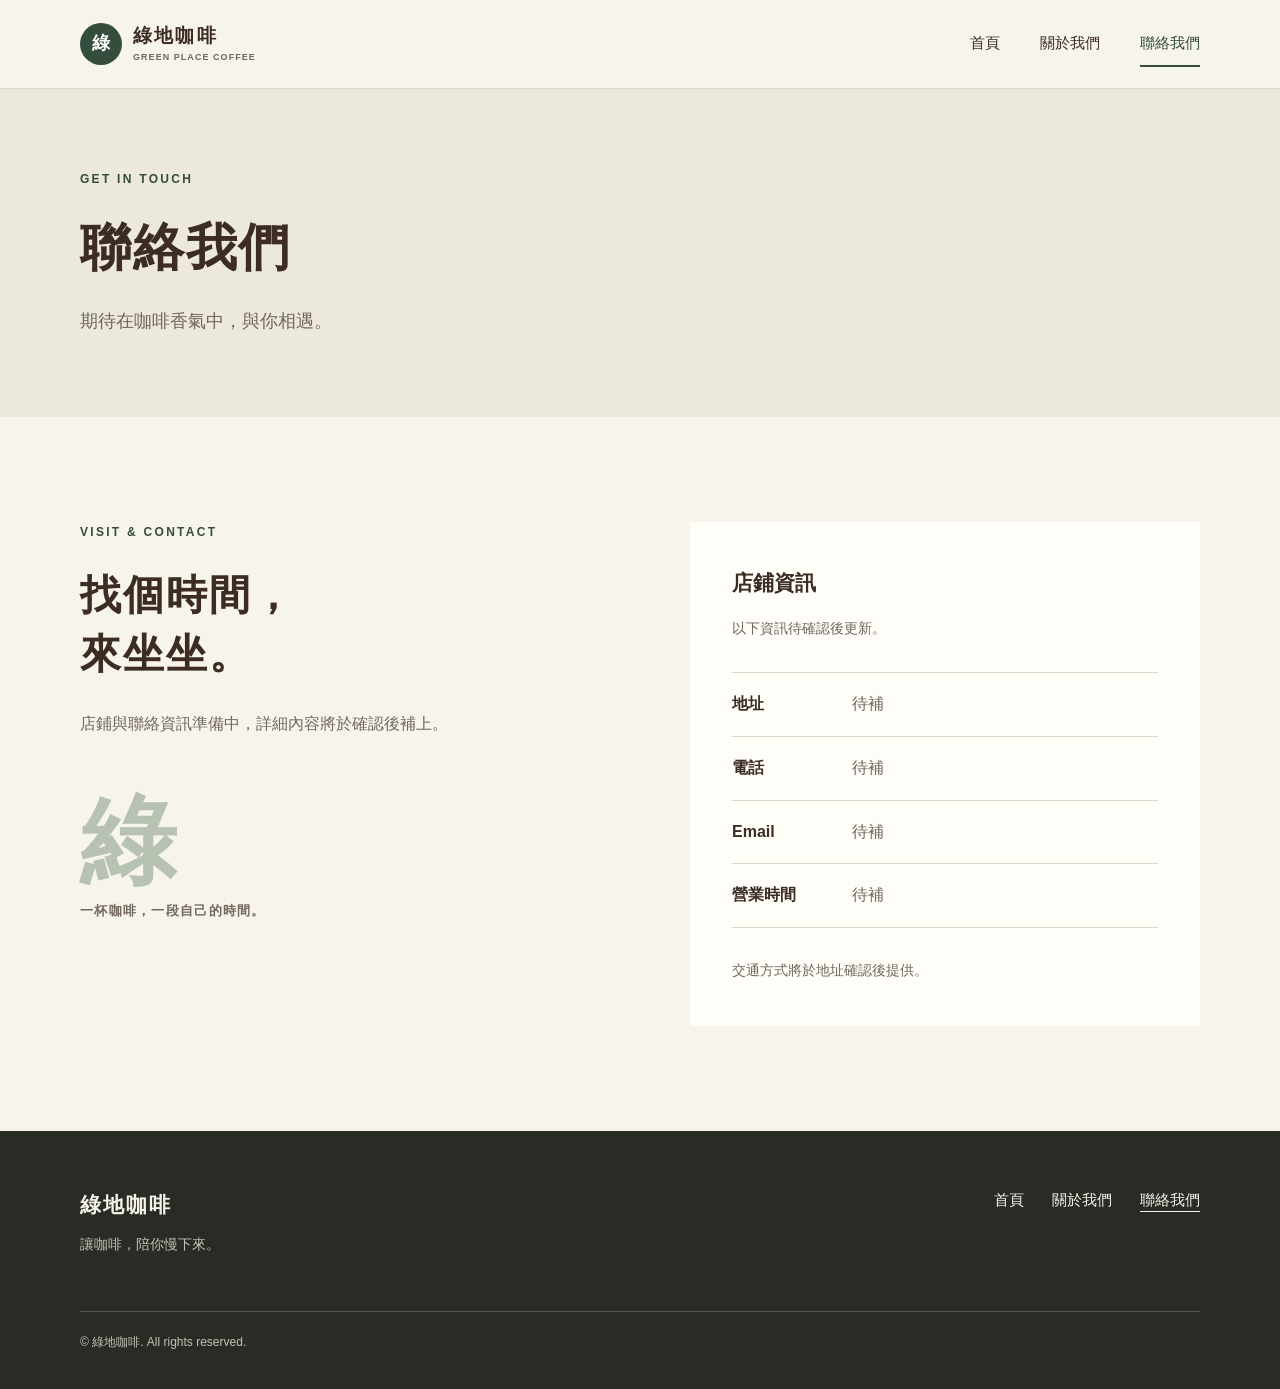
<file: pages/contact.html>
﻿<!doctype html>
<html lang="zh-Hant"><head><meta charset="utf-8"><meta name="viewport" content="width=device-width, initial-scale=1"><meta name="description" content="綠地咖啡聯絡資訊。"><title>聯絡我們｜綠地咖啡</title><link rel="stylesheet" href="assets/css/site.css"><script src="assets/js/site.js" defer></script></head>
<body><header class="site-header"><div class="wrap header-inner"><a class="brand" href="index.html"><span class="brand-mark">綠</span><span>綠地咖啡<small>GREEN PLACE COFFEE</small></span></a><button class="menu-toggle" type="button" aria-expanded="false" aria-controls="main-nav">選單 <span aria-hidden="true">☰</span></button><nav id="main-nav" class="nav" aria-label="主要導覽"><a href="index.html">首頁</a><a href="about.html">關於我們</a><a href="contact.html" aria-current="page">聯絡我們</a></nav></div></header>
<main><section class="page-heading"><div class="wrap"><p class="eyebrow">GET IN TOUCH</p><h1>聯絡我們</h1><p class="lead">期待在咖啡香氣中，與你相遇。</p></div></section><section class="section contact-section"><div class="wrap contact-grid"><div><p class="eyebrow">VISIT & CONTACT</p><h2>找個時間，<br>來坐坐。</h2><p class="contact-intro">店鋪與聯絡資訊準備中，詳細內容將於確認後補上。</p><div class="contact-decoration" aria-hidden="true">綠<span>一杯咖啡，一段自己的時間。</span></div></div><div class="contact-card"><h3>店鋪資訊</h3><p class="card-note">以下資訊待確認後更新。</p><dl><div><dt>地址</dt><dd>待補</dd></div><div><dt>電話</dt><dd>待補</dd></div><div><dt>Email</dt><dd>待補</dd></div><div><dt>營業時間</dt><dd>待補</dd></div></dl><p class="contact-note">交通方式將於地址確認後提供。</p></div></div></section></main>
<footer class="site-footer"><div class="wrap footer-inner"><div><a class="footer-brand" href="index.html">綠地咖啡</a><p>讓咖啡，陪你慢下來。</p></div><nav aria-label="頁尾導覽"><a href="index.html">首頁</a><a href="about.html">關於我們</a><a href="contact.html" aria-current="page">聯絡我們</a></nav><p class="copyright">© 綠地咖啡. All rights reserved.</p></div></footer></body></html>
</file>
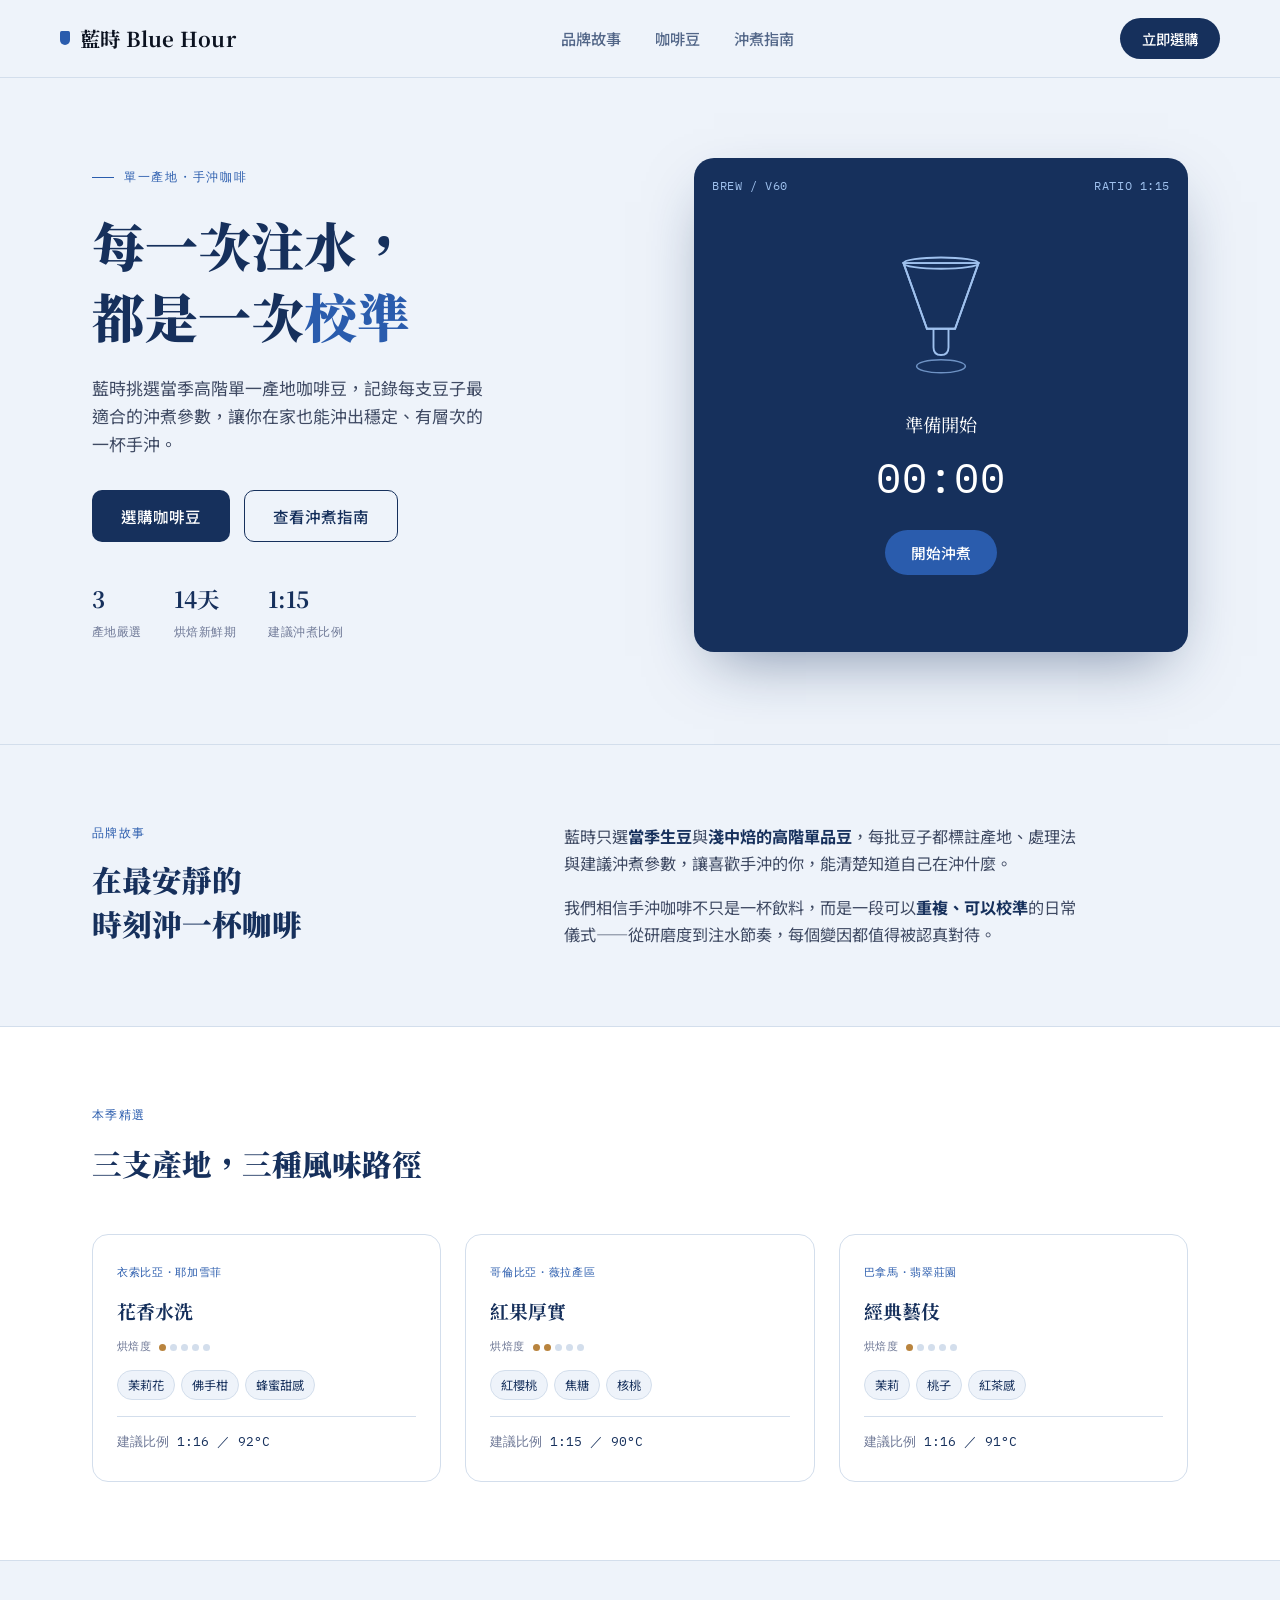
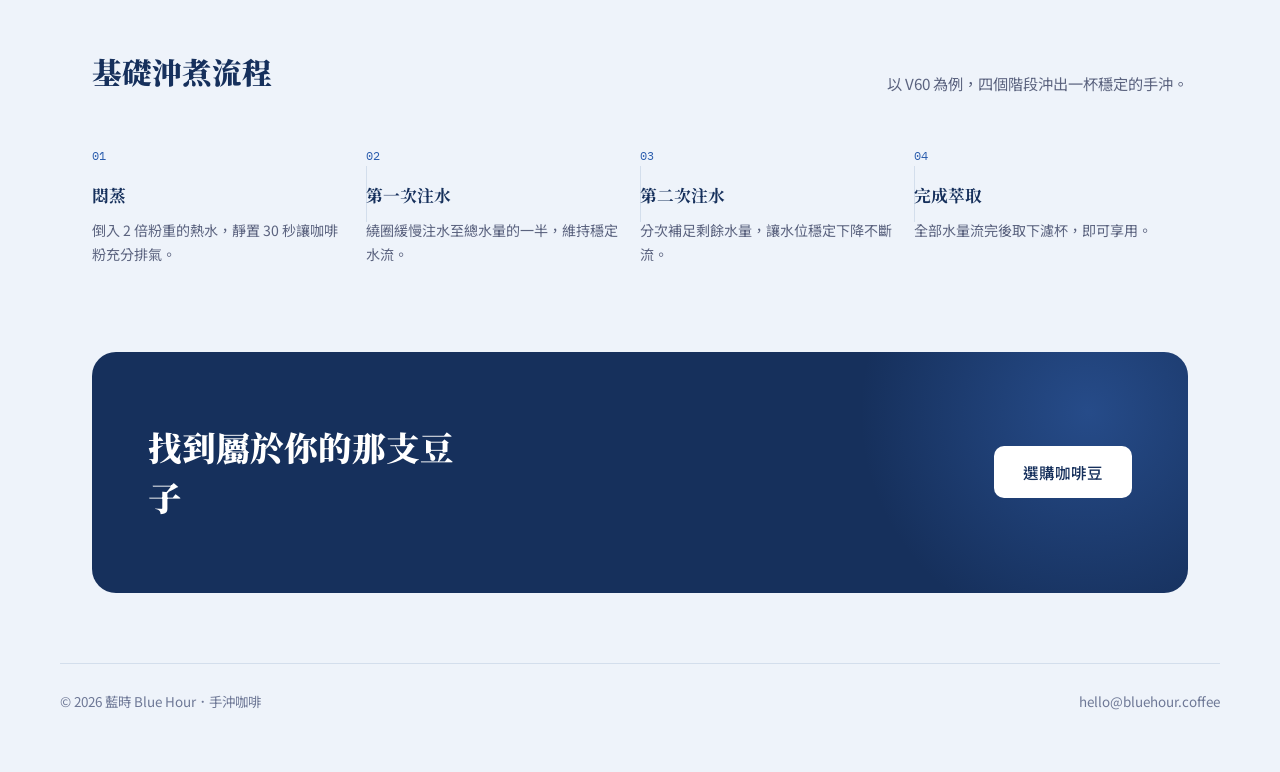
<file: w1/claude.html>
<!DOCTYPE html>
<html lang="zh-Hant">
<head>
<meta charset="UTF-8">
<meta name="viewport" content="width=device-width, initial-scale=1.0">
<title>藍時 Blue Hour｜手沖咖啡</title>
<link rel="preconnect" href="https://fonts.googleapis.com">
<link rel="preconnect" href="https://fonts.gstatic.com" crossorigin>
<link href="https://fonts.googleapis.com/css2?family=Noto+Serif+TC:wght@500;700;900&family=Noto+Sans+TC:wght@400;500;700&family=IBM+Plex+Mono:wght@400;500&display=swap" rel="stylesheet">
<style>
  :root{
    --ink: #0B1220;
    --deep: #16305C;
    --blue: #2A5CAD;
    --blue-bright: #3E74CC;
    --paper: #EEF3FA;
    --mist: #D3DEEC;
    --white: #FFFFFF;
    --roast: #B9843E;

    --display: 'Noto Serif TC', serif;
    --body: 'Noto Sans TC', sans-serif;
    --mono: 'IBM Plex Mono', monospace;
  }

  *{ box-sizing:border-box; margin:0; padding:0; }
  html{ scroll-behavior:smooth; }
  body{
    background: var(--paper);
    color: var(--ink);
    font-family: var(--body);
    line-height:1.65;
    -webkit-font-smoothing:antialiased;
  }
  a{ color:inherit; text-decoration:none; }
  ul{ list-style:none; }
  button{ font-family:inherit; cursor:pointer; }
  :focus-visible{ outline:2px solid var(--blue); outline-offset:3px; border-radius:4px; }

  .wrap{ max-width:1160px; margin:0 auto; padding:0 32px; }

  /* NAV */
  header.site{
    position:sticky; top:0; z-index:50;
    background: rgba(238,243,250,0.88);
    backdrop-filter: blur(10px);
    border-bottom:1px solid var(--mist);
  }
  .nav{ display:flex; align-items:center; justify-content:space-between; padding:18px 0; }
  .logo{ font-family:var(--display); font-weight:700; font-size:1.28rem; letter-spacing:0.02em; display:flex; align-items:center; gap:10px; }
  .logo .mark{ width:10px; height:14px; background:var(--blue); border-radius:2px 2px 6px 6px; }
  .nav-links{ display:flex; gap:34px; font-size:0.95rem; font-weight:500; color:var(--deep); }
  .nav-links a{ opacity:0.72; transition:opacity .15s ease; }
  .nav-links a:hover{ opacity:1; }
  .nav-cta{
    background:var(--deep); color:var(--white);
    padding:10px 22px; border-radius:999px; font-size:0.9rem; font-weight:500;
    border:none; transition:background .15s ease, transform .15s ease;
  }
  .nav-cta:hover{ background:var(--blue); transform:translateY(-1px); }

  /* HERO */
  .hero{ padding:80px 0 92px; }
  .hero-grid{ display:grid; grid-template-columns:1.05fr 0.95fr; gap:56px; align-items:center; }
  .eyebrow{
    font-family:var(--mono); font-size:0.76rem; letter-spacing:0.14em; text-transform:uppercase;
    color:var(--blue); display:flex; align-items:center; gap:10px; margin-bottom:22px;
  }
  .eyebrow::before{ content:""; width:22px; height:1px; background:var(--blue); }
  .hero h1{
    font-family:var(--display); font-weight:900; font-size:clamp(2.1rem,4.2vw,3.3rem);
    line-height:1.35; color:var(--deep); margin-bottom:22px;
  }
  .hero h1 em{ font-style:normal; color:var(--blue); }
  .hero p.lede{ font-size:1.06rem; color:#3F4A63; max-width:44ch; margin-bottom:32px; }
  .hero-actions{ display:flex; gap:14px; flex-wrap:wrap; margin-bottom:38px; }
  .btn-primary, .btn-ghost{
    padding:14px 28px; border-radius:10px; font-size:0.97rem; font-weight:500;
    border:1px solid transparent; transition:all .15s ease; display:inline-flex; align-items:center; gap:8px;
  }
  .btn-primary{ background:var(--deep); color:var(--white); }
  .btn-primary:hover{ background:var(--blue); transform:translateY(-1px); }
  .btn-ghost{ background:transparent; border-color:var(--deep); color:var(--deep); }
  .btn-ghost:hover{ background:var(--deep); color:var(--white); }

  .hero-stats{ display:flex; gap:32px; font-family:var(--mono); }
  .hero-stats div strong{ display:block; font-size:1.4rem; font-family:var(--display); color:var(--deep); }
  .hero-stats div span{ font-size:0.74rem; color:#6E7896; letter-spacing:0.04em; }

  /* SIGNATURE: brew timer */
  .brewer{
    position:relative; background:var(--deep); border-radius:20px;
    aspect-ratio:1/1; overflow:hidden;
    box-shadow:0 24px 60px -20px rgba(22,48,92,0.5);
    display:flex; flex-direction:column; align-items:center; justify-content:center;
    padding: 26px;
  }
  .brewer-hud{
    position:absolute; top:18px; left:18px; right:18px;
    display:flex; justify-content:space-between;
    font-family:var(--mono); font-size:0.72rem; color:#9FC1EE; letter-spacing:0.05em;
  }
  .brewer-stage{
    font-family:var(--display); color:var(--white); font-size:1.15rem;
    margin-top: 6px; margin-bottom: 4px; text-align:center; min-height: 1.6em;
  }
  .brewer-time{
    font-family:var(--mono); font-size:2.6rem; color:var(--white); letter-spacing:0.02em; margin-bottom:18px;
  }
  .dripper-svg{ width:150px; margin-bottom: 18px; }
  .brewer-btn{
    background:var(--blue); color:var(--white); border:none;
    padding:12px 26px; border-radius:999px; font-size:0.92rem; font-weight:500;
    transition:background .15s ease;
  }
  .brewer-btn:hover{ background:var(--blue-bright); }
  .brewer-btn:disabled{ opacity:0.55; cursor:default; }

  /* STORY */
  .story{ padding:78px 0; border-top:1px solid var(--mist); }
  .story-grid{ display:grid; grid-template-columns:0.8fr 1.2fr; gap:56px; }
  .section-label{
    font-family:var(--mono); font-size:0.76rem; letter-spacing:0.12em; text-transform:uppercase;
    color:var(--blue); margin-bottom:14px;
  }
  .story h2{ font-family:var(--display); font-weight:900; font-size:1.85rem; color:var(--deep); line-height:1.5; }
  .story-body p{ font-size:1.01rem; color:#3F4A63; margin-bottom:18px; max-width:58ch; }
  .story-body p:last-child{ margin-bottom:0; }
  .story-body strong{ color:var(--deep); }

  /* BEANS */
  .beans{ padding:78px 0; background:var(--white); border-top:1px solid var(--mist); border-bottom:1px solid var(--mist); }
  .beans-head{ max-width:640px; margin-bottom:46px; }
  .beans-head h2{ font-family:var(--display); font-weight:900; font-size:1.85rem; color:var(--deep); margin-top:10px; }
  .bean-cards{ display:grid; grid-template-columns:repeat(3,1fr); gap:24px; }
  .b-card{
    border:1px solid var(--mist); border-radius:16px; padding:28px 24px;
    transition:border-color .15s ease, transform .15s ease;
  }
  .b-card:hover{ border-color:var(--blue-bright); transform:translateY(-3px); }
  .b-card .origin{ font-family:var(--mono); font-size:0.7rem; color:var(--blue); letter-spacing:0.06em; margin-bottom:14px; }
  .b-card h3{ font-family:var(--display); font-weight:700; font-size:1.18rem; color:var(--deep); margin-bottom:12px; }
  .roast-bar{ display:flex; align-items:center; gap:8px; margin-bottom:14px; }
  .roast-bar .label{ font-family:var(--mono); font-size:0.68rem; color:#6E7896; letter-spacing:0.04em; }
  .roast-dots{ display:flex; gap:4px; }
  .roast-dots span{ width:7px; height:7px; border-radius:50%; background:var(--mist); }
  .roast-dots span.on{ background:var(--roast); }
  .flavor-tags{ display:flex; flex-wrap:wrap; gap:6px; margin-bottom:16px; }
  .flavor-tags span{
    font-size:0.76rem; padding:4px 10px; border-radius:999px;
    background:var(--paper); color:var(--deep); border:1px solid var(--mist);
  }
  .b-card .ratio{ font-family:var(--mono); font-size:0.82rem; color:var(--deep); border-top:1px solid var(--mist); padding-top:14px; }
  .b-card .ratio span{ color:#6E7896; }

  /* GUIDE */
  .guide{ padding:86px 0; }
  .guide-head{ display:flex; justify-content:space-between; align-items:flex-end; margin-bottom:50px; gap:24px; flex-wrap:wrap; }
  .guide-head h2{ font-family:var(--display); font-weight:900; font-size:1.85rem; color:var(--deep); }
  .guide-head p{ max-width:38ch; color:#5B637F; font-size:0.95rem; }
  .steps{ display:grid; grid-template-columns:repeat(4,1fr); position:relative; }
  .step{ position:relative; padding:0 22px 0 0; }
  .step:not(:last-child)::after{
    content:""; position:absolute; top:20px; right:-1px; width:1px; height:56px; background:var(--mist);
  }
  .step .num{ font-family:var(--mono); font-size:0.76rem; color:var(--blue); margin-bottom:16px; display:block; }
  .step h3{ font-family:var(--display); font-weight:700; font-size:1.05rem; color:var(--deep); margin-bottom:10px; }
  .step p{ font-size:0.88rem; color:#5B637F; }

  /* CTA */
  .cta{
    background:var(--deep); color:var(--white); border-radius:24px; margin:0 32px 32px;
    padding:70px 56px; position:relative; overflow:hidden;
  }
  .cta::before{
    content:""; position:absolute; width:460px; height:460px;
    background:radial-gradient(circle, rgba(62,116,204,0.4), transparent 70%);
    top:-170px; right:-130px; border-radius:50%;
  }
  .cta-inner{ position:relative; z-index:2; display:flex; justify-content:space-between; align-items:center; gap:40px; flex-wrap:wrap; }
  .cta h2{ font-family:var(--display); font-weight:900; font-size:clamp(1.5rem,2.8vw,2.1rem); max-width:16ch; line-height:1.5; }
  .cta .btn-primary{ background:var(--white); color:var(--deep); white-space:nowrap; }
  .cta .btn-primary:hover{ background:var(--paper); }

  footer.site{ padding:38px 32px 60px; }
  .footer-grid{
    max-width:1160px; margin:0 auto; display:flex; justify-content:space-between; align-items:center;
    flex-wrap:wrap; gap:16px; font-size:0.84rem; color:#6E7896; border-top:1px solid var(--mist); padding-top:26px;
  }

  @media (prefers-reduced-motion:reduce){ *{ animation-duration:0.001ms !important; transition-duration:0.001ms !important; } }

  @media (max-width:880px){
    .hero-grid{ grid-template-columns:1fr; }
    .brewer{ order:-1; max-width:400px; margin:0 auto 8px; }
    .story-grid{ grid-template-columns:1fr; gap:28px; }
    .bean-cards{ grid-template-columns:1fr; }
    .steps{ grid-template-columns:1fr 1fr; row-gap:32px; }
    .step:nth-child(2)::after{ display:none; }
    .nav-links{ display:none; }
    .cta{ margin:0 16px 16px; padding:46px 28px; }
    .cta-inner{ flex-direction:column; align-items:flex-start; }
  }
  @media (max-width:520px){
    .wrap{ padding:0 20px; }
    .steps{ grid-template-columns:1fr; }
    .step:not(:last-child)::after{ display:none; }
    .hero-stats{ gap:20px; }
  }
</style>
</head>
<body>

<header class="site">
  <nav class="wrap nav">
    <div class="logo"><span class="mark"></span>藍時 Blue Hour</div>
    <ul class="nav-links">
      <li><a href="#story">品牌故事</a></li>
      <li><a href="#beans">咖啡豆</a></li>
      <li><a href="#guide">沖煮指南</a></li>
    </ul>
    <button class="nav-cta">立即選購</button>
  </nav>
</header>

<section class="hero">
  <div class="wrap hero-grid">
    <div>
      <div class="eyebrow">單一產地・手沖咖啡</div>
      <h1>每一次注水，<br>都是一次<em>校準</em></h1>
      <p class="lede">藍時挑選當季高階單一產地咖啡豆，記錄每支豆子最適合的沖煮參數，讓你在家也能沖出穩定、有層次的一杯手沖。</p>
      <div class="hero-actions">
        <button class="btn-primary">選購咖啡豆</button>
        <button class="btn-ghost">查看沖煮指南</button>
      </div>
      <div class="hero-stats">
        <div><strong>3</strong><span>產地嚴選</span></div>
        <div><strong>14天</strong><span>烘焙新鮮期</span></div>
        <div><strong>1:15</strong><span>建議沖煮比例</span></div>
      </div>
    </div>

    <div class="brewer">
      <div class="brewer-hud">
        <span>BREW / V60</span>
        <span id="ratioTag">RATIO 1:15</span>
      </div>
      <svg class="dripper-svg" id="dripperSvg" viewBox="0 0 160 160" xmlns="http://www.w3.org/2000/svg">
        <path d="M40 30 L120 30 L95 100 L65 100 Z" fill="none" stroke="#9FC1EE" stroke-width="2"/>
        <rect id="waterLevel" x="65" y="98" width="30" height="0" fill="#3E74CC" opacity="0.85"/>
        <path d="M40 30 L120 30 L95 100 L65 100 Z" fill="none" stroke="#9FC1EE" stroke-width="2"/>
        <ellipse cx="80" cy="30" rx="40" ry="6" fill="none" stroke="#9FC1EE" stroke-width="2"/>
        <path d="M72 100 L72 120 Q72 128 80 128 Q88 128 88 120 L88 100" fill="none" stroke="#9FC1EE" stroke-width="2"/>
        <ellipse cx="80" cy="140" rx="26" ry="7" fill="none" stroke="#6E92C4" stroke-width="1.6"/>
        <line id="pourLine" x1="80" y1="8" x2="80" y2="30" stroke="#3E74CC" stroke-width="3" opacity="0"/>
      </svg>
      <div class="brewer-stage" id="stageLabel">準備開始</div>
      <div class="brewer-time" id="timeLabel">00:00</div>
      <button class="brewer-btn" id="brewBtn">開始沖煮</button>
    </div>
  </div>
</section>

<section class="story" id="story">
  <div class="wrap story-grid">
    <div>
      <div class="section-label">品牌故事</div>
      <h2>在最安靜的<br>時刻沖一杯咖啡</h2>
    </div>
    <div class="story-body">
      <p>藍時只選<strong>當季生豆</strong>與<strong>淺中焙的高階單品豆</strong>，每批豆子都標註產地、處理法與建議沖煮參數，讓喜歡手沖的你，能清楚知道自己在沖什麼。</p>
      <p>我們相信手沖咖啡不只是一杯飲料，而是一段可以<strong>重複、可以校準</strong>的日常儀式——從研磨度到注水節奏，每個變因都值得被認真對待。</p>
    </div>
  </div>
</section>

<section class="beans" id="beans">
  <div class="wrap">
    <div class="beans-head">
      <div class="section-label">本季精選</div>
      <h2>三支產地，三種風味路徑</h2>
    </div>
    <div class="bean-cards">
      <div class="b-card">
        <div class="origin">衣索比亞・耶加雪菲</div>
        <h3>花香水洗</h3>
        <div class="roast-bar">
          <span class="label">烘焙度</span>
          <div class="roast-dots"><span class="on"></span><span></span><span></span><span></span><span></span></div>
        </div>
        <div class="flavor-tags"><span>茉莉花</span><span>佛手柑</span><span>蜂蜜甜感</span></div>
        <div class="ratio"><span>建議比例</span> 1:16 ／ 92°C</div>
      </div>
      <div class="b-card">
        <div class="origin">哥倫比亞・薇拉產區</div>
        <h3>紅果厚實</h3>
        <div class="roast-bar">
          <span class="label">烘焙度</span>
          <div class="roast-dots"><span class="on"></span><span class="on"></span><span></span><span></span><span></span></div>
        </div>
        <div class="flavor-tags"><span>紅櫻桃</span><span>焦糖</span><span>核桃</span></div>
        <div class="ratio"><span>建議比例</span> 1:15 ／ 90°C</div>
      </div>
      <div class="b-card">
        <div class="origin">巴拿馬・翡翠莊園</div>
        <h3>經典藝伎</h3>
        <div class="roast-bar">
          <span class="label">烘焙度</span>
          <div class="roast-dots"><span class="on"></span><span></span><span></span><span></span><span></span></div>
        </div>
        <div class="flavor-tags"><span>茉莉</span><span>桃子</span><span>紅茶感</span></div>
        <div class="ratio"><span>建議比例</span> 1:16 ／ 91°C</div>
      </div>
    </div>
  </div>
</section>

<section class="guide" id="guide">
  <div class="wrap">
    <div class="guide-head">
      <h2>基礎沖煮流程</h2>
      <p>以 V60 為例，四個階段沖出一杯穩定的手沖。</p>
    </div>
    <div class="steps">
      <div class="step">
        <span class="num">01</span>
        <h3>悶蒸</h3>
        <p>倒入 2 倍粉重的熱水，靜置 30 秒讓咖啡粉充分排氣。</p>
      </div>
      <div class="step">
        <span class="num">02</span>
        <h3>第一次注水</h3>
        <p>繞圈緩慢注水至總水量的一半，維持穩定水流。</p>
      </div>
      <div class="step">
        <span class="num">03</span>
        <h3>第二次注水</h3>
        <p>分次補足剩餘水量，讓水位穩定下降不斷流。</p>
      </div>
      <div class="step">
        <span class="num">04</span>
        <h3>完成萃取</h3>
        <p>全部水量流完後取下濾杯，即可享用。</p>
      </div>
    </div>
  </div>
</section>

<div class="wrap" style="padding:0;">
  <div class="cta">
    <div class="cta-inner">
      <h2>找到屬於你的那支豆子</h2>
      <button class="btn-primary">選購咖啡豆</button>
    </div>
  </div>
</div>

<footer class="site">
  <div class="footer-grid">
    <div>© 2026 藍時 Blue Hour．手沖咖啡</div>
    <div>hello@bluehour.coffee</div>
  </div>
</footer>

<script>
  (function(){
    const btn = document.getElementById('brewBtn');
    const stageLabel = document.getElementById('stageLabel');
    const timeLabel = document.getElementById('timeLabel');
    const waterLevel = document.getElementById('waterLevel');
    const pourLine = document.getElementById('pourLine');

    const stages = [
      { name:'悶蒸中', dur:30, water:8 },
      { name:'第一次注水', dur:60, water:38 },
      { name:'第二次注水', dur:60, water:75 },
      { name:'萃取完成', dur:0, water:75 }
    ];

    let running = false;
    let stageIndex = 0;
    let elapsed = 0;
    let totalElapsed = 0;
    let timer = null;

    function fmt(s){
      const m = Math.floor(s/60).toString().padStart(2,'0');
      const sec = Math.floor(s%60).toString().padStart(2,'0');
      return m+':'+sec;
    }

    function tick(){
      totalElapsed += 1;
      elapsed += 1;
      timeLabel.textContent = fmt(totalElapsed);

      const stage = stages[stageIndex];
      const progress = stage.dur ? Math.min(elapsed/stage.dur, 1) : 1;
      const prevWater = stageIndex === 0 ? 0 : stages[stageIndex-1].water;
      const currentWater = prevWater + (stage.water - prevWater) * progress;
      waterLevel.setAttribute('y', 98 - currentWater*0.55);
      waterLevel.setAttribute('height', currentWater*0.55);

      pourLine.style.opacity = (stageIndex === 1 || stageIndex === 2) ? '0.9' : '0';

      if(stage.dur && elapsed >= stage.dur){
        stageIndex += 1;
        elapsed = 0;
        if(stageIndex >= stages.length - 1){
          stageLabel.textContent = stages[stages.length-1].name;
          pourLine.style.opacity = '0';
          clearInterval(timer);
          running = false;
          btn.disabled = false;
          btn.textContent = '再沖一次';
          return;
        }
        stageLabel.textContent = stages[stageIndex].name;
      }
    }

    btn.addEventListener('click', () => {
      if(running) return;
      running = true;
      stageIndex = 0;
      elapsed = 0;
      totalElapsed = 0;
      waterLevel.setAttribute('y', 98);
      waterLevel.setAttribute('height', 0);
      stageLabel.textContent = stages[0].name;
      timeLabel.textContent = '00:00';
      btn.disabled = true;
      btn.textContent = '沖煮中…';
      timer = setInterval(tick, 1000);
    });
  })();
</script>

</body>
</html>
</file>
<file: pages/assets/css/site.css>
﻿:root{--cream:#f7f4ec;--paper:#fffdf8;--brown:#3c2c23;--muted:#71675d;--green:#344d3c;--line:#ded8ca;--accent:#ad7047}*{box-sizing:border-box}html{scroll-behavior:smooth}body{margin:0;background:var(--cream);color:var(--brown);font-family:"Noto Sans TC","Microsoft JhengHei",sans-serif;line-height:1.8}a{color:inherit}img{display:block;width:100%}.wrap{width:min(1120px,calc(100% - 48px));margin:auto}.site-header{background:var(--cream);border-bottom:1px solid var(--line)}.header-inner{min-height:88px;display:flex;align-items:center;justify-content:space-between;gap:24px}.brand{display:flex;align-items:center;gap:11px;text-decoration:none;font-size:1.17rem;font-weight:700;line-height:1.2;letter-spacing:.12em}.brand small{display:block;font-size:.56rem;letter-spacing:.12em;margin-top:5px;color:var(--muted)}.brand-mark{display:grid;place-items:center;width:42px;height:42px;border-radius:50%;background:var(--green);color:#fff;font-size:1.1rem;letter-spacing:0}.nav{display:flex;align-items:center;gap:40px}.nav a,.site-footer nav a{text-decoration:none;font-size:.94rem}.nav a{padding:8px 0;border-bottom:2px solid transparent}.nav a:hover,.nav a[aria-current=page]{border-color:var(--green);color:var(--green)}.menu-toggle{display:none}.hero{background:#ece8dc}.hero-grid{display:grid;grid-template-columns:1fr 1fr;align-items:center;gap:64px;padding-top:55px;padding-bottom:45px}.hero-copy{padding:25px 0}.eyebrow{font-size:.75rem;font-weight:700;letter-spacing:.19em;color:var(--green);margin:0 0 22px}.hero h1,.page-heading h1{font-size:clamp(2.1rem,4.5vw,4rem);line-height:1.35;letter-spacing:.035em;margin:0}.lead{font-size:1.1rem;color:var(--muted);margin:24px 0 0}.actions{display:flex;flex-wrap:wrap;gap:12px;margin-top:38px}.button{display:inline-flex;justify-content:center;align-items:center;min-height:50px;padding:11px 25px;background:var(--green);border:1px solid var(--green);color:white;text-decoration:none;font-weight:700;font-size:.94rem;transition:background .2s}.button:hover{background:#24392c}.button-outline{color:var(--green);background:transparent}.button-outline:hover{color:white}.hero-image{position:relative}.hero-image img{aspect-ratio:1.08;object-fit:cover}.image-caption{position:absolute;bottom:17px;left:20px;color:white;font-size:.65rem;letter-spacing:.16em}.hero-bottom{display:flex;justify-content:space-between;border-top:1px solid #d2cbbc;padding:16px 0;color:#756c61;font-size:.74rem;letter-spacing:.1em}.section{padding:105px 0}.split{display:grid;grid-template-columns:1fr 1fr;gap:100px}.section h2,.closing h2{font-size:clamp(1.9rem,3.2vw,2.8rem);line-height:1.45;letter-spacing:.05em;margin:0}.intro-copy{padding-top:25px}.intro-copy p,.story-copy p,.contact-intro{color:var(--muted);margin:0 0 22px}.text-link{display:inline-block;margin-top:12px;text-underline-offset:6px;font-weight:700;color:var(--green)}.text-link span{margin-left:8px}.features{background:#e8ede5}.section-heading{display:flex;justify-content:space-between;align-items:end;gap:30px;margin-bottom:45px}.section-heading>p{color:var(--muted);margin:0}.feature-grid{display:grid;grid-template-columns:repeat(3,1fr);gap:18px}.feature{background:var(--paper);padding:35px;min-height:235px}.feature-icon{font-size:2rem;line-height:1;color:var(--accent);margin-bottom:32px}.feature h3{font-size:1.2rem;margin:0 0 10px}.feature p{color:var(--muted);margin:0;font-size:.95rem}.closing{background:var(--green);color:white;padding:70px 0}.closing .eyebrow{color:#cad8c8}.closing-inner{display:flex;align-items:end;justify-content:space-between;gap:30px}.button-light{background:var(--cream);border-color:var(--cream);color:var(--green)}.button-light:hover{background:white;color:var(--green)}.site-footer{background:#292b25;color:#f5f2e9;padding:55px 0 28px}.footer-inner{display:grid;grid-template-columns:1fr auto;gap:30px}.footer-brand{font-size:1.3rem;font-weight:700;letter-spacing:.1em;text-decoration:none}.site-footer p{font-size:.9rem;color:#c0c2b6;margin:8px 0}.site-footer nav{display:flex;gap:28px;align-items:start}.site-footer nav a[aria-current=page]{text-decoration:underline;text-underline-offset:6px}.copyright{grid-column:1/-1;border-top:1px solid #55594e;padding-top:20px;margin-top:15px!important;font-size:.75rem!important}.page-heading{padding:80px 0;background:#ece8dc}.page-heading h1{font-size:clamp(2.3rem,4vw,3.5rem)}.story-grid{display:grid;grid-template-columns:1fr 1fr;gap:85px;align-items:center}.story-image img{aspect-ratio:1;object-fit:cover}.story-copy h2{margin-bottom:26px}.contact-grid{display:grid;grid-template-columns:1fr 1fr;gap:100px}.contact-intro{max-width:380px;margin-top:25px}.contact-decoration{margin-top:55px;color:#b7c2b3;font-size:6rem;line-height:1;font-weight:700}.contact-decoration span{display:block;font-size:.8rem;letter-spacing:.1em;margin-top:15px;color:var(--muted)}.contact-card{background:var(--paper);padding:42px}.contact-card h3{font-size:1.3rem;margin:0}.card-note,.contact-note{color:var(--muted);font-size:.9rem}.contact-card dl{margin:30px 0}.contact-card dl div{display:grid;grid-template-columns:120px 1fr;padding:17px 0;border-top:1px solid var(--line)}.contact-card dl div:last-child{border-bottom:1px solid var(--line)}dt{font-weight:700}dd{margin:0;color:var(--muted)}.contact-note{margin-bottom:0}a:focus-visible,button:focus-visible{outline:3px solid #b67a4d;outline-offset:4px}@media(max-width:700px){.wrap{width:min(100% - 36px,1120px)}.header-inner{min-height:72px;flex-wrap:wrap}.menu-toggle{display:block;border:1px solid var(--green);background:transparent;color:var(--green);padding:8px 12px;font:inherit;font-size:.9rem}.menu-toggle span{margin-left:5px}.nav{display:none;width:100%;flex-direction:column;align-items:stretch;gap:0;padding-bottom:16px}.nav.is-open{display:flex}.nav a{padding:10px 0}.hero-grid,.split,.story-grid,.contact-grid{grid-template-columns:1fr;gap:35px}.hero-grid{padding-top:35px}.hero-copy{padding:0}.hero-image img{aspect-ratio:1.2}.hero-bottom span:last-child{display:none}.section{padding:70px 0}.section-heading{display:block}.section-heading>p{margin-top:20px}.feature-grid{grid-template-columns:1fr}.feature{min-height:0}.feature-icon{margin-bottom:20px}.closing-inner{align-items:start;flex-direction:column}.footer-inner{grid-template-columns:1fr}.site-footer nav{flex-wrap:wrap}.copyright{grid-column:auto}.page-heading{padding:60px 0}.story-grid{gap:35px}.contact-decoration{margin-top:35px}.contact-card{padding:28px}.contact-card dl div{grid-template-columns:100px 1fr}}
</file>
